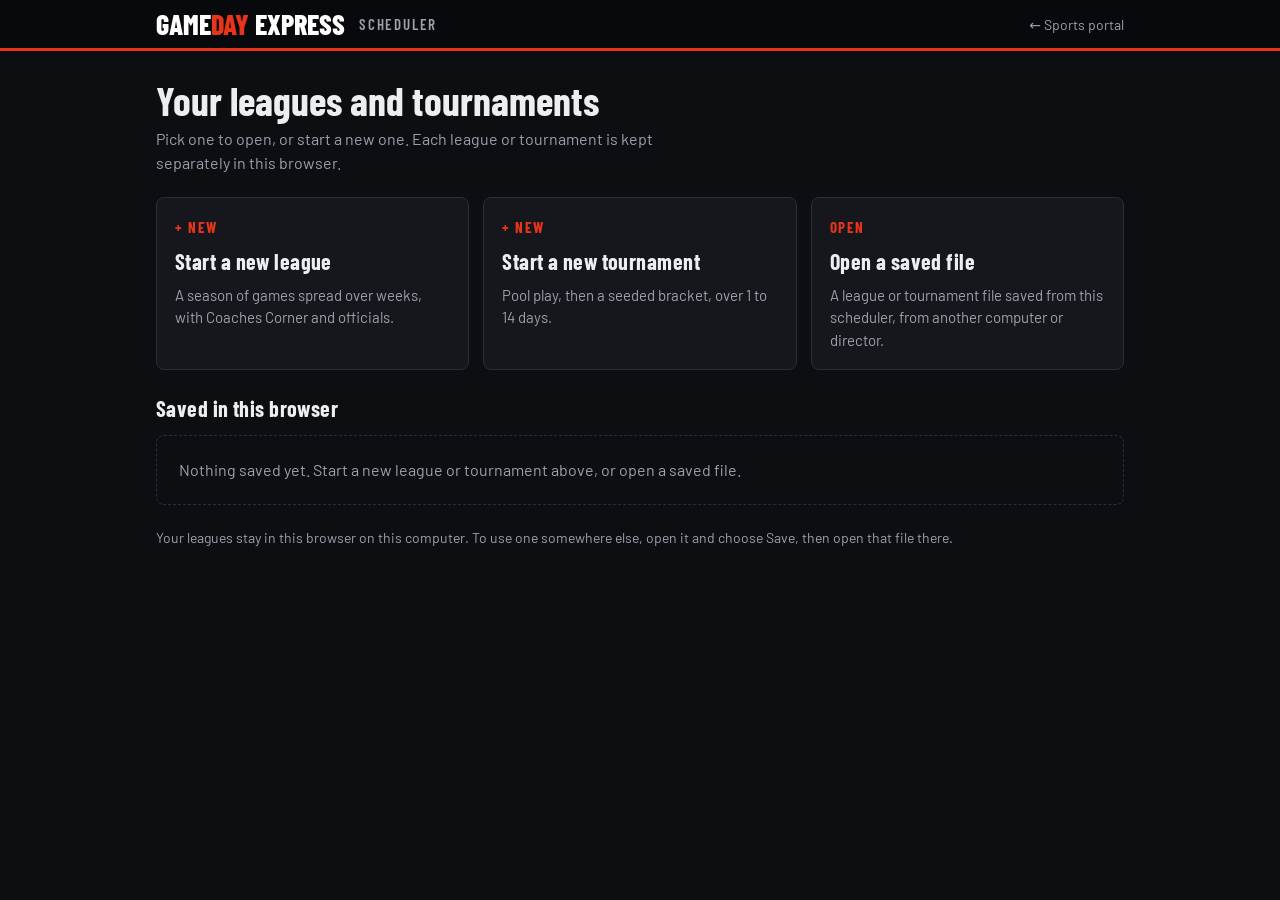
<file: scheduler/index.html>
<!doctype html>
<html lang="en">
<head>
<meta charset="utf-8">
<meta name="viewport" content="width=device-width,initial-scale=1,viewport-fit=cover">
<title>Scheduler | GameDay Express</title>
<meta name="description" content="Free league and tournament scheduler from GameDay Express. Open a league or tournament saved in this browser, or start a new one.">
<meta name="theme-color" content="#e8341a">
<script async src="https://www.googletagmanager.com/gtag/js?id=G-DTHGH6C7GR"></script>
<script>window.dataLayer=window.dataLayer||[];function gtag(){dataLayer.push(arguments);}gtag("js",new Date());gtag("config","G-DTHGH6C7GR");</script>
<link rel="apple-touch-icon" href="/icon-192.png">
<link rel="icon" type="image/png" sizes="32x32" href="/favicon-32.png">
<link rel="icon" href="/favicon.ico">
<link rel="preconnect" href="https://fonts.googleapis.com">
<link rel="stylesheet" href="https://fonts.googleapis.com/css2?family=Barlow+Condensed:wght@600;700;800&family=Barlow:wght@400;500;600;700&display=swap">
<style>
:root{--bg:#0d0e12;--surface:#16171c;--surface-2:#1e2026;--ink:#eceef2;--muted:#9ba1ad;--line:#2b2e36;--accent:#e8341a;--accent-soft:#3b1d19;--good:#5cc98a;--good-soft:#18301f;--warn:#f0b04a;--bad:#ff8a7d;
  --display:"Barlow Condensed",system-ui,sans-serif;--body:"Barlow",system-ui,sans-serif;color-scheme:dark}
*{box-sizing:border-box}
html,body{margin:0}
body{background:var(--bg);color:var(--ink);font:16px/1.5 var(--body)}
[hidden]{display:none!important}
.wrap{max-width:1000px;margin:0 auto;padding-left:max(16px,env(safe-area-inset-left,0px));padding-right:max(16px,env(safe-area-inset-right,0px))}
.gdxbar{background:#08090c;border-bottom:3px solid var(--accent)}
.gdxbar .wrap{display:flex;align-items:center;gap:14px;padding-block:10px;flex-wrap:wrap}
.gdxlogo{font-family:var(--display);font-weight:800;font-size:28px;color:#fff;text-decoration:none;line-height:1}
.gdxlogo span{color:var(--accent)}
.gdxsub{font-family:var(--display);font-weight:600;font-size:15px;letter-spacing:.12em;text-transform:uppercase;color:var(--muted)}
.spacer{flex:1}
.gdxback{color:var(--muted);font-size:14px;text-decoration:none}.gdxback:hover{color:var(--ink);text-decoration:underline}
main .wrap{padding-block:28px 60px;display:flex;flex-direction:column;gap:22px}
h1{font-family:var(--display);font-size:40px;line-height:1.05;margin:0;text-wrap:balance}
h2{font-family:var(--display);font-size:22px;letter-spacing:.02em;margin:0}
.lead{color:var(--muted);margin:6px 0 0;max-width:62ch}
.starts{display:grid;grid-template-columns:repeat(auto-fit,minmax(260px,1fr));gap:14px}
.start{display:flex;flex-direction:column;gap:6px;padding:18px;border:1px solid var(--line);border-radius:8px;background:var(--surface);color:inherit;text-decoration:none;cursor:pointer;font:inherit;text-align:left}
.start:hover,.start:focus-visible{border-color:var(--accent);outline:none}
.start b{font-family:var(--display);font-size:22px;letter-spacing:.02em}
.start span{color:var(--muted);font-size:15px}
.start .plus{color:var(--accent);font-family:var(--display);font-size:15px;letter-spacing:.1em;text-transform:uppercase;font-weight:700}
.list{display:flex;flex-direction:column;border:1px solid var(--line);border-radius:8px;overflow:hidden}
.item{display:grid;grid-template-columns:110px minmax(0,1fr) auto;gap:14px;align-items:center;padding:14px 16px;background:var(--surface);border-bottom:1px solid var(--line)}
.item:last-child{border-bottom:0}
.tag{font-size:12px;font-weight:700;letter-spacing:.08em;text-transform:uppercase;padding:3px 8px;border-radius:999px;justify-self:start}
.tag.league{background:var(--good-soft);color:var(--good)}
.tag.tournament{background:var(--accent-soft);color:#ff9a86}
.nm{font-weight:700;font-size:18px;min-width:0;overflow:hidden;text-overflow:ellipsis;white-space:nowrap}
.meta{color:var(--muted);font-size:14px}
.acts{display:flex;gap:8px;align-items:center}
.btn{font:inherit;font-weight:600;font-size:15px;padding:8px 16px;border-radius:6px;border:1px solid var(--line);background:var(--surface-2);color:var(--ink);cursor:pointer;text-decoration:none;display:inline-block}
.btn:hover{border-color:var(--muted)}
.btn.primary{background:var(--accent);border-color:var(--accent);color:#fff}
.btn.link{background:none;border-color:transparent;color:var(--muted);padding:8px 6px;text-decoration:underline}
.btn.link.danger{color:var(--bad)}
.btn:focus-visible{outline:2px solid var(--accent);outline-offset:2px}
.empty{padding:22px;border:1px dashed var(--line);border-radius:8px;color:var(--muted)}
.note{color:var(--muted);font-size:14px;margin:0}
.toast{position:fixed;left:50%;bottom:calc(20px + env(safe-area-inset-bottom,0px));transform:translateX(-50%);background:var(--ink);color:var(--bg);padding:10px 16px;border-radius:6px;font-weight:600;z-index:20}
@media (max-width:640px){.item{grid-template-columns:1fr auto}.item .tag{grid-column:1/-1}h1{font-size:32px}}
</style>
</head>
<body>
<div class="gdxbar"><div class="wrap"><a class="gdxlogo" href="/" aria-label="GameDay Express home">GAME<span>DAY</span> EXPRESS</a><span class="gdxsub">Scheduler</span><span class="spacer"></span><a class="gdxback" href="/">← Sports portal</a></div></div>
<main><div class="wrap">
  <div><h1>Your leagues and tournaments</h1><p class="lead">Pick one to open, or start a new one. Each league or tournament is kept separately in this browser.</p></div>
  <div class="starts">
    <a class="start" href="/scheduler/league/?id=new"><span class="plus">+ New</span><b>Start a new league</b><span>A season of games spread over weeks, with Coaches Corner and officials.</span></a>
    <a class="start" href="/scheduler/tournament/?id=new"><span class="plus">+ New</span><b>Start a new tournament</b><span>Pool play, then a seeded bracket, over 1 to 14 days.</span></a>
    <label class="start" for="fileIn"><span class="plus">Open</span><b>Open a saved file</b><span>A league or tournament file saved from this scheduler, from another computer or director.</span><input type="file" id="fileIn" accept=".json,application/json" hidden></label>
  </div>
  <section><h2 id="listHead">Saved in this browser</h2><div id="list" style="margin-top:10px"></div></section>
  <p class="note">Your leagues stay in this browser on this computer. To use one somewhere else, open it and choose Save, then open that file there.</p>
</div></main>
<div class="toast" id="toast" hidden></div>
<script>
// ===== GameDay Express: list of leagues and tournaments saved in this browser =====
const IDX_KEY='gdxSchedIndex1';
function idxRead(){try{const a=JSON.parse(localStorage.getItem(IDX_KEY)||'[]');return Array.isArray(a)?a:[];}catch(e){return [];}}
function idxWrite(a){try{localStorage.setItem(IDX_KEY,JSON.stringify(a));}catch(e){}}
function idxTouch(item){const a=idxRead();const i=a.findIndex(x=>x.id===item.id);if(i>=0)a[i]=Object.assign(a[i],item);else a.push(item);idxWrite(a);}
function gdxNewId(p){return p+Date.now().toString(36)+Math.random().toString(36).slice(2,6);}
function gdxPageId(p){let id='';try{id=new URLSearchParams(location.search).get('id')||'';}catch(e){}
  if(id==='new'||!/^[A-Za-z0-9_-]{1,40}$/.test(id)){id=gdxNewId(p);try{history.replaceState(null,'',location.pathname+'?id='+id);}catch(e){}}return id;}
// One-time move of the single league and tournament saved before multi-league support
(function gdxMigrate(){try{const ls=localStorage;
  const L=ls.getItem('gdxSchedLeague1');if(L){const s=JSON.parse(L);const id=gdxNewId('L');ls.setItem('gdxL_'+id,L);
    const c=ls.getItem('gdxSchedCoach1');if(c)ls.setItem('gdxL_'+id+'_c',c);const u=ls.getItem('gdxSchedUmp1');if(u)ls.setItem('gdxL_'+id+'_u',u);
    const cfg=s&&s.cfg||{};idxTouch({id,kind:'league',name:cfg.league||'Untitled league',sport:cfg.sport||'',start:cfg.start||'',end:cfg.end||'',games:(s.games||[]).length,levels:(cfg.divisions||[]).length,updated:Date.now()});
    ['gdxSchedLeague1','gdxSchedCoach1','gdxSchedUmp1'].forEach(k=>ls.removeItem(k));}
  const T=ls.getItem('gdxSiteTourney1');if(T){const t=JSON.parse(T)||{};const id=gdxNewId('T');ls.setItem('gdxT_'+id,T);
    const days=t.days||[];idxTouch({id,kind:'tournament',name:t.name||'Untitled tournament',sport:'',start:(days[0]||{}).date||t.day1||'',end:(days[days.length-1]||{}).date||t.day2||'',games:(t.games||[]).length,levels:(t.ages||[]).length,updated:Date.now()});
    ls.removeItem('gdxSiteTourney1');}
}catch(e){}})();

const esc=s=>String(s==null?'':s).replace(/[&<>"']/g,c=>({'&':'&amp;','<':'&lt;','>':'&gt;','"':'&quot;',"'":'&#39;'}[c]));
const fmtD=s=>{if(!s)return '';const [y,m,d]=s.split('-').map(Number);return new Date(Date.UTC(y,m-1,d)).toLocaleDateString('en-US',{month:'short',day:'numeric',year:'numeric',timeZone:'UTC'});};
const SPORT={baseball:'Baseball',softball:'Softball',basketball:'Basketball',volleyball:'Volleyball',tennis:'Tennis',soccer:'Soccer',youthfootball:'Youth football',flagfootball:'Flag football',pickleball:'Pickleball',tabletennis:'Table tennis'};
function toast(t){const el=document.getElementById('toast');el.textContent=t;el.hidden=false;clearTimeout(toast.h);toast.h=setTimeout(()=>el.hidden=true,2600);}
let sure=null;
function render(){const a=idxRead().sort((x,y)=>(y.updated||0)-(x.updated||0));const el=document.getElementById('list');
  if(!a.length){el.innerHTML='<div class="empty">Nothing saved yet. Start a new league or tournament above, or open a saved file.</div>';return;}
  el.innerHTML=`<div class="list">${a.map(x=>{const url=(x.kind==='tournament'?'/scheduler/tournament/':'/scheduler/league/')+'?id='+encodeURIComponent(x.id);
    const dates=x.start?(x.end&&x.end!==x.start?`${fmtD(x.start)} to ${fmtD(x.end)}`:fmtD(x.start)):'No dates yet';
    const bits=[SPORT[x.sport]||'',dates,x.levels?`${x.levels} ${x.kind==='tournament'?'age group':'level'}${x.levels===1?'':'s'}`:'',x.games?`${x.games} games`:'Not built yet'].filter(Boolean);
    return `<div class="item"><span class="tag ${x.kind==='tournament'?'tournament':'league'}">${x.kind==='tournament'?'Tournament':'League'}</span>
      <div style="min-width:0"><div class="nm">${esc(x.name)}</div><div class="meta">${esc(bits.join(' · '))}${x.updated?` · changed ${esc(new Date(x.updated).toLocaleDateString('en-US',{month:'short',day:'numeric'}))}`:''}</div></div>
      <div class="acts"><a class="btn primary" href="${url}">Open</a><button class="btn link danger" data-del="${esc(x.id)}">${sure===x.id?'Click again to delete':'Delete'}</button></div></div>`;}).join('')}</div>`;}
document.getElementById('list').addEventListener('click',e=>{const b=e.target.closest('[data-del]');if(!b)return;const id=b.dataset.del;
  if(sure!==id){sure=id;render();return;}
  const a=idxRead();const x=a.find(i=>i.id===id);try{if(x&&x.kind==='tournament')localStorage.removeItem('gdxT_'+id);else{['','_c','_u'].forEach(k=>localStorage.removeItem('gdxL_'+id+k));}}catch(err){}
  idxWrite(a.filter(i=>i.id!==id));sure=null;render();toast(`Deleted ${x?x.name:'it'}`);});
document.getElementById('fileIn').addEventListener('change',e=>{const f=e.target.files&&e.target.files[0];e.target.value='';if(!f)return;const r=new FileReader();
  r.onload=()=>{try{const o=JSON.parse(r.result);
    if(o&&o.app==='gdx-scheduler'&&o.league&&o.league.cfg){sessionStorage.setItem('gdxPendingFile',r.result);location.href='/scheduler/league/?id=new';return;}
    if(o&&o.app==='gdx-tournament'&&o.T){sessionStorage.setItem('gdxPendingFile',r.result);location.href='/scheduler/tournament/?id=new';return;}
    toast("That file isn't a GameDay Express league or tournament file.");}catch(err){toast("That file couldn't be read.");}};r.readAsText(f);});
render();
</script>
</body>
</html>
</file>
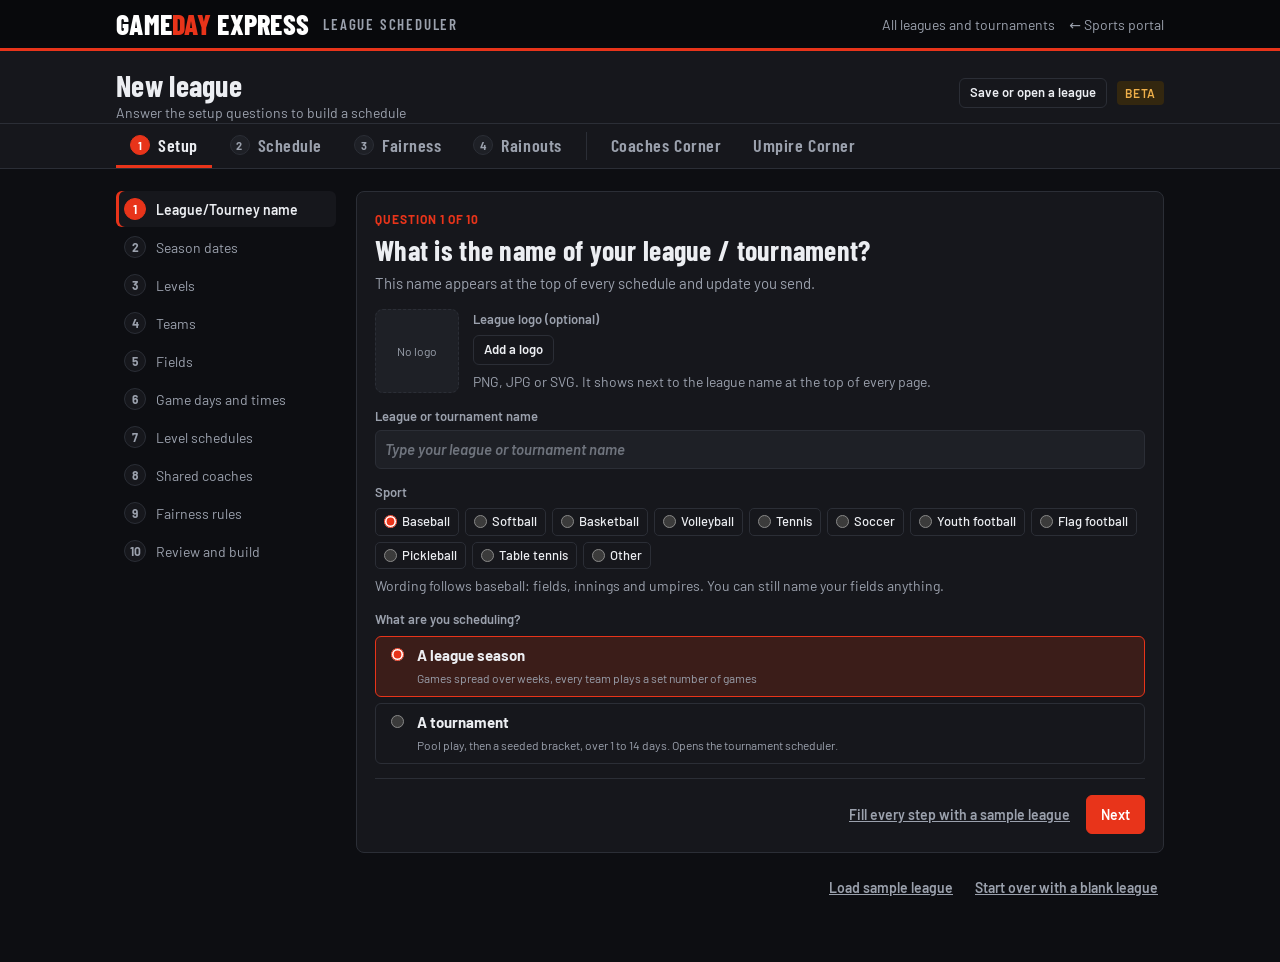
<file: scheduler/league/index.html>
<!doctype html>
<html lang="en">
<head>
<meta charset="utf-8">
<meta name="viewport" content="width=device-width,initial-scale=1,viewport-fit=cover">
<title>League Scheduler | GameDay Express</title>
<meta name="description" content="Free league scheduler from GameDay Express: build a fair season schedule for baseball, softball, basketball, soccer, volleyball, tennis, pickleball and more, then handle rainouts, lineups, game-day duties and officials.">
<meta name="theme-color" content="#e8341a">
<!-- Google Analytics -->
<script async src="https://www.googletagmanager.com/gtag/js?id=G-DTHGH6C7GR"></script>
</body>
</html>
<script>window.dataLayer=window.dataLayer||[];function gtag(){dataLayer.push(arguments);}gtag("js",new Date());gtag("config","G-DTHGH6C7GR");</script>
<link rel="apple-touch-icon" href="/icon-192.png">
<link rel="icon" type="image/png" sizes="32x32" href="/favicon-32.png">
<link rel="icon" href="/favicon.ico">
<link rel="preconnect" href="https://fonts.googleapis.com">
<link rel="stylesheet" href="https://fonts.googleapis.com/css2?family=Barlow+Condensed:wght@400;600;700;800&family=Barlow:wght@400;500;600;700&display=swap">
<style>html,body{margin:0}:root{padding-top:env(safe-area-inset-top,0px);padding-bottom:env(safe-area-inset-bottom,0px)}img{max-width:100%}[hidden]{display:none!important}</style>
</head>
<body>
<style id="appStyle">
/* Layout: scorebook-style tool. Sticky tab bar, one working panel per step (Setup, Schedule, Fairness, Rainouts), plus Coaches Corner and Umpire Corner. */
:root{
  --bg:#0d0e12; --surface:#16171c; --surface-2:#1e2026; --ink:#eceef2; --muted:#9ba1ad; --line:#2b2e36;
  --accent:#e8341a; --accent-soft:#3b1d19; --on-accent:#ffffff; --good:#5cc98a; --good-soft:#18301f;
  --rain:#7fb2ea; --rain-soft:#18263a; --warn:#f0b04a; --warn-soft:#33270f; --bad:#ff8a7d; --bad-soft:#3d1c19;
  --pc0:#5e2c26; --pc1:#5e3f1c; --pc2:#55491a; --pc3:#3a5022; --pc4:#214a31; --pc5:#1d4845; --pc6:#21405f; --pc7:#35315f; --pc8:#4a2a5c; --pc9:#592a42; --pc10:#4b4334; --pc11:#36423a;
  color-scheme:dark;
  --display:"Barlow Condensed","Arial Narrow",Arial,sans-serif; --body:"Barlow",system-ui,-apple-system,"Segoe UI",sans-serif;
}
*{box-sizing:border-box}
body{background:var(--bg);color:var(--ink);font-family:var(--body);font-size:15px;line-height:1.5}
body::before{content:"";position:fixed;inset:0 0 auto;height:env(safe-area-inset-top,0px);z-index:10;background:var(--surface)}
.wrap{max-width:1080px;margin:0 auto;padding-left:max(16px,env(safe-area-inset-left,0px));padding-right:max(16px,env(safe-area-inset-right,0px))}
header.top{background:var(--surface);border-bottom:1px solid var(--line)}
header.top .wrap{padding-block:18px 0;display:flex;flex-direction:column;gap:12px}
.brandrow{display:flex;flex-wrap:wrap;align-items:baseline;justify-content:space-between;gap:8px 20px}
h1{font-family:var(--display);font-weight:700;font-size:30px;letter-spacing:.01em;margin:0;line-height:1.1;text-wrap:balance}
.sub{color:var(--muted);font-size:14px}
.demo-tag{font-size:12px;font-weight:600;letter-spacing:.06em;text-transform:uppercase;color:var(--warn);background:var(--warn-soft);padding:3px 8px;border-radius:4px}
nav.tabs{position:sticky;top:env(safe-area-inset-top,0px);z-index:5;background:var(--surface);border-bottom:1px solid var(--line)}
nav.tabs .wrap{display:flex;gap:4px;overflow-x:auto}
nav.tabs button{font-family:var(--display);font-weight:600;font-size:18px;letter-spacing:.03em;background:none;border:0;color:var(--muted);padding:10px 14px 9px;border-bottom:3px solid transparent;cursor:pointer;white-space:nowrap;display:flex;gap:8px;align-items:center}
nav.tabs button[aria-selected="true"]{color:var(--ink);border-bottom-color:var(--accent)}
nav.tabs button:focus-visible{outline:2px solid var(--accent);outline-offset:-2px}
.step{font-family:var(--body);font-size:11px;font-weight:700;width:20px;height:20px;border-radius:50%;display:inline-grid;place-items:center;background:var(--surface-2);border:1px solid var(--line);color:var(--muted)}
button[aria-selected="true"] .step{background:var(--accent);color:var(--on-accent);border-color:var(--accent)}
.badge-n{font-family:var(--body);font-size:11px;font-weight:700;background:var(--rain);color:var(--surface);border-radius:10px;padding:0 7px}
main .wrap{padding-block:22px 60px;display:flex;flex-direction:column;gap:20px}
.statusbar{display:flex;flex-wrap:wrap;gap:8px}
.pill{display:inline-flex;align-items:center;gap:6px;font-size:13px;font-weight:600;padding:4px 10px;border-radius:999px;border:1px solid var(--line);background:var(--surface)}
.pill.ok{color:var(--good);background:var(--good-soft);border-color:transparent}
.pill.bad{color:var(--bad);background:var(--bad-soft);border-color:transparent}
.pill.warn{color:var(--warn);background:var(--warn-soft);border-color:transparent}
.pill.rain{color:var(--rain);background:var(--rain-soft);border-color:transparent}
section.card{background:var(--surface);border:1px solid var(--line);border-radius:8px;padding:18px;display:flex;flex-direction:column;gap:14px;min-width:0}
h2{font-family:var(--display);font-weight:700;font-size:22px;margin:0;letter-spacing:.01em}
h3{font-family:var(--display);font-weight:600;font-size:18px;margin:0}
.lead{color:var(--muted);margin:0;max-width:68ch}
.grid2{display:grid;grid-template-columns:repeat(auto-fit,minmax(240px,1fr));gap:14px}
label.f{display:flex;flex-direction:column;gap:4px;font-size:13px;font-weight:600;color:var(--muted)}
input[type=text],input[type=number],input[type=date],input[type=email],input[type=tel],select,textarea{font:inherit;font-size:15px;color:var(--ink);background:var(--surface-2);border:1px solid var(--line);border-radius:6px;padding:7px 9px;width:100%;min-width:0}
textarea{resize:vertical;min-height:70px}
input::placeholder,textarea::placeholder{color:var(--muted);opacity:.65;font-style:italic}
input.missing{border-color:var(--bad);background:var(--bad-soft)}
.times{display:flex;flex-wrap:wrap;gap:6px;align-items:center}
.times select{width:auto}
.tchip{display:inline-flex;align-items:center;gap:2px;font-weight:600;font-size:14px;background:var(--accent-soft);color:var(--accent);border-radius:999px;padding:3px 4px 3px 10px;font-variant-numeric:tabular-nums}
.tchip .x{border:0;background:none;color:inherit;font-size:16px;line-height:1;cursor:pointer;padding:0 6px;border-radius:50%}
.hdr-actions{display:flex;gap:10px;align-items:center}
.gdxbar{background:#08090c;border-bottom:3px solid var(--accent)}
.gdxbar .wrap{display:flex;align-items:center;gap:14px;padding-block:10px;flex-wrap:wrap}
.gdxlogo{font-family:var(--display);font-weight:800;font-size:28px;letter-spacing:.01em;color:#fff;text-decoration:none;line-height:1}
.gdxlogo span{color:var(--accent)}
.gdxsub{font-family:var(--display);font-weight:600;font-size:15px;letter-spacing:.12em;text-transform:uppercase;color:var(--muted)}
.gdxback{color:var(--muted);font-size:14px;text-decoration:none}.gdxback:hover{color:var(--ink);text-decoration:underline}
.gdxbar .spacer{flex:1}
.filecard{border-color:var(--accent)}

.sharecard{border-color:var(--accent)}
.sharebar{display:flex;flex-wrap:wrap;gap:10px;align-items:center;justify-content:space-between}
.tabsep{width:1px;background:var(--line);margin:8px 6px;flex:none}
.pname{display:flex;align-items:center;gap:8px}
.sw{display:inline-block;width:14px;height:14px;border-radius:4px;flex:none;vertical-align:-2px;border:1px solid var(--line)}
.pc0{background:var(--pc0)}.pc1{background:var(--pc1)}.pc2{background:var(--pc2)}.pc3{background:var(--pc3)}.pc4{background:var(--pc4)}.pc5{background:var(--pc5)}
.pc6{background:var(--pc6)}.pc7{background:var(--pc7)}.pc8{background:var(--pc8)}.pc9{background:var(--pc9)}.pc10{background:var(--pc10)}.pc11{background:var(--pc11)}
table.lu{width:auto;min-width:100%}
table.lu th[scope=row]{font-family:var(--display);font-size:20px;font-weight:700;color:var(--ink);letter-spacing:.02em;padding:4px 12px 4px 4px;width:70px}
table.lu th.inn{font-family:var(--display);font-size:22px;color:var(--ink);text-align:center}
table.lu td{padding:3px}
table.lu tr.benchrow th[scope=row]{color:var(--muted)}
table.lu tr.benchrow:first-of-type td, table.lu tr:not(.benchrow)+tr.benchrow td, table.lu tr:not(.benchrow)+tr.benchrow th{border-top:2px solid var(--muted)}
select.cell{min-width:118px;font-weight:600;font-size:14px;padding:6px 6px;background-color:var(--surface-2)}
select.cell.pc0{background-color:var(--pc0)}select.cell.pc1{background-color:var(--pc1)}select.cell.pc2{background-color:var(--pc2)}select.cell.pc3{background-color:var(--pc3)}select.cell.pc4{background-color:var(--pc4)}select.cell.pc5{background-color:var(--pc5)}select.cell.pc6{background-color:var(--pc6)}select.cell.pc7{background-color:var(--pc7)}select.cell.pc8{background-color:var(--pc8)}select.cell.pc9{background-color:var(--pc9)}select.cell.pc10{background-color:var(--pc10)}select.cell.pc11{background-color:var(--pc11)}
select.cell.dbl{outline:2px solid var(--bad);outline-offset:-2px}
table.chk2 td.c-dbl{background:var(--bad-soft);color:var(--bad);font-weight:700}
table.chk2 td.c-miss{background:var(--warn-soft);color:var(--warn);font-weight:700}
.btn.danger{background:var(--bad);color:var(--surface);border-color:var(--bad)}
.dlist{display:flex;flex-direction:column;gap:10px}
.drow{display:grid;grid-template-columns:minmax(200px,2fr) minmax(130px,1fr) minmax(180px,1.3fr) auto auto;gap:10px;align-items:end;padding:10px;border:1px solid var(--line);border-radius:6px;background:var(--surface-2)}
@media (max-width:820px){.drow{grid-template-columns:1fr 1fr}.drow .f:first-child{grid-column:1/-1}}
table.duties{width:auto;min-width:100%}
table.duties td{padding:3px 6px}
table.duties td.na{background:repeating-linear-gradient(135deg,var(--surface-2) 0 6px,var(--line) 6px 7px)}
table.duties td.us{font-weight:700}
table.duties th.dname{white-space:normal;min-width:120px;max-width:160px;text-transform:none;letter-spacing:0;font-size:12px;color:var(--ink);vertical-align:bottom;line-height:1.25}
table.duties th.dname span{display:block;color:var(--muted);font-weight:500;margin-top:2px}
table.duties th.side-visitor{background:var(--rain-soft);color:var(--rain)}
table.duties th.side-home{background:var(--accent-soft);color:var(--accent)}
table.duties th.side-both{background:var(--warn-soft);color:var(--warn)}
table.duties tr.pprow td{color:var(--muted)}
table.duties td.unav{min-width:150px}
select.cell.duty{min-width:110px}
select.cell.warnc{outline:2px solid var(--warn);outline-offset:-2px}
.tchip.mini{font-size:12px;padding:1px 2px 1px 8px}
table.fam{width:auto;min-width:min(100%,480px)}
table.umps td input[type=text]{min-width:160px}
table.umps td.wrapc{white-space:normal;max-width:240px;color:var(--muted);font-size:14px}
table.umps tr.uedit td{background:var(--surface)}
table.uass td{vertical-align:top}
table.uass td.t{font-weight:700;font-variant-numeric:tabular-nums}
table.uass td.gm{white-space:normal;min-width:150px}
table.uass tr.fieldhead th{font-family:var(--display);font-size:18px;color:var(--ink);text-transform:none;letter-spacing:.02em;background:var(--surface-2);padding-top:10px}
.crew{display:flex;flex-wrap:wrap;gap:6px}
select.ucell{min-width:170px;max-width:240px}
table.uavail th.num{line-height:1.2;white-space:nowrap}
table.uavail td.num{padding:4px}
.uav{font:inherit;font-weight:700;min-width:46px;min-height:34px;border-radius:8px;border:1px solid var(--line);background:var(--good-soft,var(--accent-soft));color:var(--good,var(--accent));cursor:pointer}
.uav.out{background:var(--bad-soft);color:var(--bad);border-color:var(--bad)}
.uav:focus-visible{outline:2px solid var(--accent);outline-offset:2px}
.uoff{display:inline-block;min-width:46px;color:var(--muted);font-size:13px}
.counter.mini{gap:4px}
.counter.mini span{min-width:18px;text-align:center;font-weight:700;font-variant-numeric:tabular-nums}
.counter.mini .btn{font-size:15px;padding:2px 9px}
table.utot td .pill{margin-right:4px}
.brand{display:flex;align-items:center;gap:14px;min-width:0}
.logo{height:56px;width:auto;max-width:120px;object-fit:contain;flex:none}
.logopick{display:flex;gap:14px;align-items:center;flex-wrap:wrap}
.logobox{width:84px;height:84px;border:1px dashed var(--line);border-radius:8px;display:grid;place-items:center;background:var(--surface-2);overflow:hidden;flex:none}
.logobox img{max-width:100%;max-height:100%;object-fit:contain}
.logobox span{font-size:12px;color:var(--muted)}
.filebtn{position:relative;overflow:hidden;cursor:pointer}
.filebtn input{position:absolute;inset:0;opacity:0;cursor:pointer}
.filebtn:focus-within{outline:2px solid var(--accent);outline-offset:1px}
.sumlogo{height:22px;width:auto;vertical-align:middle;margin-right:4px}
@media (max-width:640px){.logo{height:44px}}
.posrow{display:flex;flex-wrap:wrap;gap:6px;align-items:center}
.posrow input[type=text]{padding:4px 8px;font-size:14px}
.sportchip{font-size:14px;padding:5px 10px}
.datesel{display:grid;grid-template-columns:1.2fr .8fr 1fr;gap:6px;min-width:0}
.ngrow .datesel{flex:1 1 220px}
input:focus-visible,select:focus-visible,textarea:focus-visible,button:focus-visible{outline:2px solid var(--accent);outline-offset:1px}
.btn{font:inherit;font-weight:600;font-size:14px;border-radius:6px;padding:8px 14px;cursor:pointer;border:1px solid var(--line);background:var(--surface);color:var(--ink);white-space:nowrap}
.btn:hover{background:var(--surface-2)}
.btn.primary{background:var(--accent);color:var(--on-accent);border-color:var(--accent)}
.btn.primary:hover{filter:brightness(1.07)}
.btn.rain{color:var(--rain);border-color:var(--rain)}
.btn.small{font-size:13px;padding:4px 10px}
.btn.link{border:0;background:none;color:var(--muted);padding:4px 6px;text-decoration:underline}
.row{display:flex;flex-wrap:wrap;gap:10px;align-items:center}
.spacer{flex:1}
.ed{border:1px solid var(--line);border-radius:6px;padding:12px;display:flex;flex-direction:column;gap:10px;background:var(--surface-2)}
.ed .head{display:grid;grid-template-columns:1fr auto;gap:10px;align-items:end}
.days{display:flex;flex-wrap:wrap;gap:6px}
.chk{display:inline-flex;align-items:center;gap:5px;font-size:13px;font-weight:500;color:var(--ink);background:var(--surface);border:1px solid var(--line);border-radius:5px;padding:3px 8px;cursor:pointer}
.chk input{margin:0;accent-color:var(--accent)}
.cap{display:grid;grid-template-columns:repeat(auto-fill,minmax(190px,1fr));gap:10px}
.capbox{border:1px solid var(--line);border-radius:6px;padding:10px 12px;display:flex;flex-direction:column;gap:2px}
.capbox .big{font-family:var(--display);font-size:24px;font-weight:700;font-variant-numeric:tabular-nums}
.capbox.bad{border-color:var(--bad);background:var(--bad-soft)}
.capbox small{color:var(--muted)}
.scroll{overflow-x:auto;min-width:0}
table{border-collapse:collapse;width:100%;font-variant-numeric:tabular-nums}
th.grp{text-align:center;border-bottom:1px solid var(--line);color:var(--ink)}
th{font-size:12px;letter-spacing:.05em;text-transform:uppercase;color:var(--muted);text-align:left;font-weight:600;padding:6px 10px;border-bottom:1px solid var(--line);white-space:nowrap}
td{padding:7px 10px;border-bottom:1px solid var(--line);white-space:nowrap}
td.num,th.num{text-align:right}
td.hot{color:var(--warn);font-weight:700}
.day{display:flex;flex-direction:column;border:1px solid var(--line);border-radius:8px;background:var(--surface);overflow:hidden}
.dayhead{display:flex;flex-wrap:wrap;gap:8px;align-items:center;justify-content:space-between;padding:8px 12px;background:var(--surface-2);border-bottom:1px solid var(--line)}
.dayhead strong{font-family:var(--display);font-size:19px;font-weight:700;letter-spacing:.02em}
.dayhead .tag{font-size:12px;font-weight:600;color:var(--muted);text-transform:uppercase;letter-spacing:.05em}
.game{display:grid;grid-template-columns:78px 72px 86px minmax(0,1fr) auto;gap:10px;align-items:center;padding:7px 12px;border-bottom:1px solid var(--line);font-variant-numeric:tabular-nums}
.game:last-child{border-bottom:0}
.game .t{font-weight:600}
.game .fld,.game .dv{font-size:13px;color:var(--muted)}
.game .m{min-width:0;overflow:hidden;text-overflow:ellipsis;white-space:nowrap}
.game .m b{font-weight:600}
.game.pp .m,.game.pp .t{text-decoration:line-through;color:var(--muted)}
.chipst{font-size:11px;font-weight:700;letter-spacing:.05em;text-transform:uppercase;padding:2px 7px;border-radius:4px}
.chipst.rain{color:var(--rain);background:var(--rain-soft)}
.chipst.new{color:var(--good);background:var(--good-soft)}
.weekhead{font-family:var(--display);font-size:15px;font-weight:600;letter-spacing:.08em;text-transform:uppercase;color:var(--muted);margin-top:6px}
.note{border-left:3px solid var(--warn);background:var(--warn-soft);padding:10px 12px;border-radius:0 6px 6px 0;font-size:14px}
.note.bad{border-left-color:var(--bad);background:var(--bad-soft)}
.note.info{border-left-color:var(--rain);background:var(--rain-soft)}
.opt{display:flex;gap:10px;align-items:flex-start;padding:7px 10px;border:1px solid var(--line);border-radius:6px;cursor:pointer;background:var(--surface)}
.opt:has(input:checked){border-color:var(--accent);background:var(--accent-soft)}
.opt input{margin-top:4px;accent-color:var(--accent)}
.optlink{text-decoration:none;color:inherit}.optlink input{pointer-events:none}.optlink:hover{border-color:var(--accent)}
.opt .k{font-size:12px;color:var(--muted)}
.ppitem{display:flex;flex-direction:column;gap:8px;padding:12px;border:1px solid var(--line);border-radius:8px;background:var(--surface-2)}
.ppitem .title{display:flex;flex-wrap:wrap;gap:8px;align-items:baseline;justify-content:space-between}
.opts{display:grid;grid-template-columns:repeat(auto-fill,minmax(230px,1fr));gap:6px}
pre.msg{white-space:pre-wrap;font-family:var(--body);font-size:14px;background:var(--surface-2);border:1px solid var(--line);border-radius:6px;padding:12px;margin:0}
.toast{position:fixed;left:50%;bottom:calc(20px + env(safe-area-inset-bottom,0px));transform:translateX(-50%);background:var(--ink);color:var(--bg);padding:9px 16px;border-radius:6px;font-weight:600;font-size:14px;z-index:20}
.empty{text-align:left;color:var(--muted);padding:6px 0}
@media (max-width:640px){
  .game{grid-template-columns:70px minmax(0,1fr) auto;row-gap:2px}
  .game .fld,.game .dv{grid-column:2;grid-row:2;display:inline}
  .game .dv{grid-column:1;grid-row:2}
  .game .m{grid-column:2;grid-row:1;white-space:normal}
  .game .act{grid-column:3;grid-row:1/3}
  h1{font-size:26px}
}
.wizard{display:grid;grid-template-columns:220px minmax(0,1fr);gap:20px;align-items:start}
.steps{list-style:none;margin:0;padding:0;display:flex;flex-direction:column;gap:2px;position:sticky;top:calc(env(safe-area-inset-top,0px) + 64px)}
.steps button{display:flex;gap:10px;align-items:center;width:100%;text-align:left;font:inherit;font-size:14px;color:var(--muted);background:none;border:0;border-radius:6px;padding:7px 8px;cursor:pointer}
.steps button:hover{background:var(--surface)}
.steps button.cur{background:var(--surface);color:var(--ink);font-weight:600;box-shadow:inset 3px 0 0 var(--accent)}
.steps .dot{flex:none;width:22px;height:22px;border-radius:50%;display:grid;place-items:center;font-size:12px;font-weight:700;border:1px solid var(--line);background:var(--surface);color:var(--muted)}
.steps .done .dot{background:var(--good-soft);color:var(--good);border-color:transparent}
.steps .cur .dot{background:var(--accent);color:var(--on-accent);border-color:var(--accent)}
.qcard{gap:18px;padding:22px}
.qhead{display:flex;flex-direction:column;gap:6px}
.qhead h2{font-size:28px;text-wrap:balance;line-height:1.15}
.eyebrow{font-size:12px;font-weight:700;letter-spacing:.08em;text-transform:uppercase;color:var(--accent)}
.counter{display:inline-flex;align-items:center;gap:6px}
.counter input{width:72px;text-align:center;font-family:var(--display);font-size:20px;font-weight:700;padding:4px}
.counter .btn{font-size:18px;line-height:1;padding:6px 12px}
.list{display:grid;grid-template-columns:repeat(auto-fill,minmax(220px,1fr));gap:10px}
.list.cols{grid-template-columns:repeat(auto-fill,minmax(170px,1fr))}
.choice{display:flex;flex-direction:column;gap:6px}
.opt.dim{opacity:.6;cursor:not-allowed}
.navrow{border-top:1px solid var(--line);padding-top:16px}
.sumgrid{display:flex;flex-direction:column;border:1px solid var(--line);border-radius:6px}
.sum{display:grid;grid-template-columns:150px minmax(0,1fr) auto;gap:10px;align-items:baseline;padding:8px 12px;border-bottom:1px solid var(--line)}
.sum:last-child{border-bottom:0}
.sum .k{font-size:13px;font-weight:600;color:var(--muted)}
.sum .v{min-width:0;overflow-wrap:anywhere}
@media (max-width:760px){.wizard{grid-template-columns:1fr}.steps{position:static;flex-direction:row;overflow-x:auto;gap:4px;padding-bottom:4px}.steps button{white-space:nowrap}.steps button span:last-child{display:none}.steps button.cur span:last-child{display:inline}.sum{grid-template-columns:1fr auto}.sum .k{grid-column:1/-1}.qhead h2{font-size:24px}}
@media (prefers-reduced-motion:reduce){*{transition:none!important}}
</style>

<script type="application/json" id="sharedLeague">null</script>
<script id="appScript">
// ===== Scheduling core (no DOM) =====
const DOW = ['Sun','Mon','Tue','Wed','Thu','Fri','Sat'];
const DAYMS = 86400000;
function parseD(s){const [y,m,d]=s.split('-').map(Number);return Date.UTC(y,m-1,d);}
function fmtD(t){return new Date(t).toISOString().slice(0,10);}
function dowOf(s){return new Date(parseD(s)).getUTCDay();}
function dayNum(s){return Math.round(parseD(s)/DAYMS);}
function weekKey(s){const n=dayNum(s);const dow=(dowOf(s)+6)%7;return n-dow;} // Monday-based
function addDays(s,k){return fmtD(parseD(s)+k*DAYMS);}
function fmtTime(m){let h=Math.floor(m/60),mi=m%60,ap=h>=12?'PM':'AM';h=h%12||12;return h+':'+String(mi).padStart(2,'0')+' '+ap;}
function parseTime(s){const m=String(s).trim().match(/^(\d{1,2})(?::(\d{2}))?\s*(am|pm)?$/i);if(!m)return null;let h=+m[1],mi=+(m[2]||0);const ap=(m[3]||'').toLowerCase();if(ap==='pm'&&h<12)h+=12;if(ap==='am'&&h===12)h=0;if(!ap&&h<9)h+=12;return h*60+mi;}
function fmtDateLong(s){const d=new Date(parseD(s));return DOW[d.getUTCDay()]+' '+d.toLocaleDateString('en-US',{month:'short',day:'numeric',timeZone:'UTC'});}

function rng(seed){let s=seed>>>0||1;return()=>{s^=s<<13;s>>>=0;s^=s>>17;s^=s<<5;s>>>=0;return s/4294967296;};}

function buildSlots(cfg){
  const slots=[];const black=new Set(cfg.blackouts);
  for(let t=parseD(cfg.start);t<=parseD(cfg.end);t+=DAYMS){
    const date=fmtD(t);if(black.has(date))continue;const dow=new Date(t).getUTCDay();
    if(cfg.dayTimes[dow]===undefined)continue;
    const set=new Set(cfg.dayTimes[dow]);if(dow>=1&&dow<=5)for(const dv of cfg.divisions)for(const x of (dv.ownTimes||[]))set.add(x);
    const times=[...set].sort((a,b)=>a-b);if(!times.length)continue;
    const makeup=cfg.makeupDays.includes(dow);
    for(const time of times)for(const f of cfg.fields)slots.push({id:date+'|'+time+'|'+f.id,date,dow,time,field:f.id,makeup});
  }
  return slots;
}
function divLen(cfg,div){return (div&&div.gameLength)||cfg.gameLength;}
function divTimesFor(cfg,div,dow){return (dow>=1&&dow<=5&&div.ownTimes&&div.ownTimes.length)?div.ownTimes:(cfg.dayTimes[dow]||[]);}
function gLen(cfg,g){return g.len||divLen(cfg,cfg.divisions.find(d=>d.id===g.div));}
function overlaps(t1,l1,t2,l2){return t1<t2+l2&&t2<t1+l1;}
function fieldFree(cfg,idx,field,date,time,len){for(const g of (idx.byFieldDate[field+'|'+date]||[]))if(overlaps(time,len,g.time,gLen(cfg,g)))return false;return true;}
function divAllowsSlot(cfg,div,slot,repair){
  const f=cfg.fields.find(x=>x.id===slot.field);if(!f||!f.divisions.includes(div.id))return false;
  if(!divTimesFor(cfg,div,slot.dow).includes(slot.time))return false;
  if(slot.time>div.latest)return false;
  if(slot.makeup)return !!repair;
  if(!repair&&!div.days.includes(slot.dow))return false;
  return true;
}
function roundRobin(teams,gamesPerTeam){
  const list=teams.slice();if(list.length%2)list.push(null);
  const n=list.length,rounds=[];
  let arr=list.slice();
  for(let r=0;r<n-1;r++){const pairs=[];for(let i=0;i<n/2;i++){const a=arr[i],b=arr[n-1-i];if(a&&b)pairs.push(r%2?[b,a]:[a,b]);}rounds.push(pairs);arr=[arr[0],arr[n-1],...arr.slice(1,n-1)];}
  const games=[];const count={};teams.forEach(t=>count[t]=0);let cycle=0,ri=0;
  const target=teams.length*gamesPerTeam/2;
  while(games.length<target&&cycle<50){
    for(const [a,b] of rounds[ri]){if(games.length>=target)break;if(count[a]>=gamesPerTeam||count[b]>=gamesPerTeam)continue;const p=cycle%2?[b,a]:[a,b];games.push({home:p[0],away:p[1],round:cycle*(n-1)+ri});count[a]++;count[b]++;}
    ri++;if(ri>=rounds.length){ri=0;cycle++;}
  }
  return games;
}
function conflictsFor(cfg,team){const out=new Set();for(const c of cfg.conflicts){const ts=c.teams||[c.a,c.b];if(ts.includes(team))ts.forEach(x=>{if(x&&x!==team)out.add(x);});}return [...out];}

// index helpers over a schedule
function makeIndex(cfg,games){
  const idx={byTeamDate:{},bySlot:{},byTeam:{},byFieldDate:{}};
  for(const g of games){if(!g.date)continue;addToIndex(idx,g);}
  return idx;
}
function teamCanPlay(cfg,idx,team,date,time,ignoreIds,len){len=len||cfg.gameLength;
  const rest=cfg.rules.minRest;const d=dayNum(date);
  for(const g of (idx.byTeam[team]||[])){if(ignoreIds&&ignoreIds.has(g.id))continue;
    const gd=dayNum(g.date);if(Math.abs(gd-d)<=rest)return 'rest';}
  const wk=weekKey(date);let n=0;for(const g of (idx.byTeam[team]||[])){if(ignoreIds&&ignoreIds.has(g.id))continue;if(weekKey(g.date)===wk)n++;}
  if(n>=cfg.rules.maxPerWeek)return 'week';
  for(const other of conflictsFor(cfg,team)){for(const g of (idx.byTeamDate[other+'|'+date]||[])){if(ignoreIds&&ignoreIds.has(g.id))continue;if(overlaps(time,len,g.time,gLen(cfg,g)))return 'coach';}}
  return null;
}
function addToIndex(idx,g){for(const t of [g.home,g.away]){(idx.byTeamDate[t+'|'+g.date]=idx.byTeamDate[t+'|'+g.date]||[]).push(g);(idx.byTeam[t]=idx.byTeam[t]||[]).push(g);}idx.bySlot[g.date+'|'+g.time+'|'+g.field]=g;(idx.byFieldDate[g.field+'|'+g.date]=idx.byFieldDate[g.field+'|'+g.date]||[]).push(g);}

function capacity(cfg){
  const slots=buildSlots(cfg);const out=[];
  for(const div of cfg.divisions){const n=div.teams.length;const need=Math.floor(n*div.gamesPerTeam/2);
    const own=slots.filter(s=>divAllowsSlot(cfg,div,s,false));
    const dates=new Set(own.map(s=>s.date));
    const maxByTeams=dates.size*Math.floor(n/2);
    out.push({div:div.id,name:div.name,need,slots:own.length,teamNights:maxByTeams,ok:need<=own.length&&need<=maxByTeams,weeks:new Set(own.map(s=>weekKey(s.date))).size});}
  return out;
}

function generate(cfg,seed){
  const R=rng(seed);const slots=buildSlots(cfg).filter(s=>!s.makeup);
  // order: date, time, random field
  slots.forEach(s=>s.r=R());
  if(cfg.rules.stackFields!==false){
    // Fill one field's time slots before opening another, so light days use fewer fields and one crew can work back-to-back games.
    const fi={};cfg.fields.forEach((f,i)=>fi[f.id]=i);
    slots.sort((a,b)=>a.date<b.date?-1:a.date>b.date?1:(fi[a.field]-fi[b.field])||a.time-b.time);
  }else slots.sort((a,b)=>a.date<b.date?-1:a.date>b.date?1:a.time-b.time||a.r-b.r);
  let gid=0;const pools={};const divOf={};const lateTime={};const weeksFor={};
  for(const div of cfg.divisions){pools[div.id]=roundRobin(div.teams,div.gamesPerTeam).map(g=>({...g,id:'g'+(++gid),div:div.id}));div.teams.forEach(t=>divOf[t]=div.id);
    const own=slots.filter(s=>divAllowsSlot(cfg,div,s,false));
    const lt={};own.forEach(s=>{lt[s.date]=Math.max(lt[s.date]||0,s.time);});lateTime[div.id]=lt;
    weeksFor[div.id]=[...new Set(own.map(s=>weekKey(s.date)))].sort((a,b)=>a-b);}
  const idx={byTeamDate:{},bySlot:{},byTeam:{},byFieldDate:{}};
  const stat={};cfg.divisions.forEach(d=>d.teams.forEach(t=>stat[t]={games:0,home:0,late:0,sat:0,tm:{},fd:{}}));
  const placed=[];
  for(const s of slots){
    let best=null,bestScore=Infinity;
    for(const div of cfg.divisions){if(!divAllowsSlot(cfg,div,s,false))continue;
      const pool=pools[div.id];if(!pool.length)continue;const L=divLen(cfg,div);if(!fieldFree(cfg,idx,s.field,s.date,s.time,L))continue;
      const W=weeksFor[div.id];const wi=W.indexOf(weekKey(s.date));
      const isLate=lateTime[div.id][s.date]===s.time&&Object.values(lateTime[div.id]).length>0&&s.time>=cfg.lateCutoff;
      const minRound=pool[0].round;
      for(const g of pool){if(g.round>minRound+2)break;
        let ok=true;
        for(const t of [g.home,g.away]){
          if((idx.byTeamDate[t+'|'+s.date]||[]).length){ok=false;break;}
          if(teamCanPlay(cfg,idx,t,s.date,s.time,null,L)){ok=false;break;}
          const pace=Math.ceil(div.gamesPerTeam*(wi+1)/W.length)+1;if(stat[t].games>=pace){ok=false;break;}
        }
        if(!ok)continue;
        let sc=(g.round-minRound)*6+R()*0.5;
        if(isLate)sc+=(stat[g.home].late+stat[g.away].late)*1.5;else sc-=(stat[g.home].late+stat[g.away].late)*0.3;
        if(s.dow===6)sc+=(stat[g.home].sat+stat[g.away].sat)*0.8;
        sc+=(stat[g.home].games+stat[g.away].games)*0.4;
        if(cfg.rules.balanceTimes!==false&&s.dow>=1&&s.dow<=5)sc+=((stat[g.home].tm[s.time]||0)+(stat[g.away].tm[s.time]||0))*2.2;
        if(cfg.rules.balanceFields!==false)sc+=((stat[g.home].fd[s.field]||0)+(stat[g.away].fd[s.field]||0))*1.4;
        if(sc<bestScore){bestScore=sc;best={g,div,isLate};}
      }
    }
    if(best){const {g,div,isLate}=best;pools[div.id].splice(pools[div.id].indexOf(g),1);
      let home=g.home,away=g.away;if(cfg.rules.balanceHome&&stat[away].home<stat[home].home){[home,away]=[away,home];}
      const game={id:g.id,div:div.id,home,away,date:s.date,time:s.time,field:s.field,len:divLen(cfg,div),status:'scheduled'};
      placed.push(game);addToIndex(idx,game);
      stat[home].games++;stat[away].games++;stat[home].home++;if(isLate){stat[home].late++;stat[away].late++;}if(s.dow===6){stat[home].sat++;stat[away].sat++;}
      for(const t of [home,away]){if(s.dow>=1&&s.dow<=5)stat[t].tm[s.time]=(stat[t].tm[s.time]||0)+1;stat[t].fd[s.field]=(stat[t].fd[s.field]||0)+1;}
    }
  }
  const unplaced=[];for(const d in pools)for(const g of pools[d])unplaced.push({...g,div:d});
  if(cfg.rules.stackFields!==false)consolidateFields(cfg,placed);
  return {games:placed,unplaced};
}

// Move a lone game on a field to an open slot on a field already in use that day,
// so light nights use fewer fields and one crew can work back-to-back games.
function consolidateFields(cfg,games){
  const tcount=(team,t)=>games.filter(x=>x.status!=='postponed'&&(x.home===team||x.away===team)&&x.time===t&&dowOf(x.date)>=1&&dowOf(x.date)<=5).length;
  const byBal=(g,ts)=>ts.slice().sort((a,b)=>(tcount(g.home,a)+tcount(g.away,a))-(tcount(g.home,b)+tcount(g.away,b)));
  const fi={};cfg.fields.forEach((f,i)=>fi[f.id]=i);
  const byDate={};for(const g of games){if(g.status==='postponed')continue;(byDate[g.date]=byDate[g.date]||[]).push(g);}
  let moved=0;
  for(const date in byDate){
    let changed=true,guard=0;
    while(changed&&guard++<20){changed=false;
      const dg=byDate[date];const per={};dg.forEach(g=>(per[g.field]=per[g.field]||[]).push(g));
      const fields=Object.keys(per).sort((a,b)=>per[b].length-per[a].length||fi[a]-fi[b]);
      const singles=fields.filter(f=>per[f].length===1).sort((a,b)=>fi[b]-fi[a]);
      for(const src of singles){const g=per[src][0];const div=cfg.divisions.find(d=>d.id===g.div);if(!div)continue;
        const L=gLen(cfg,g);const dow=dowOf(date);const times=byBal(g,divTimesFor(cfg,div,dow).filter(t=>t<=div.latest));
        const idx=makeIndex(cfg,games.filter(x=>x.status!=='postponed'&&x.id!==g.id));
        let done=false;
        for(const tgt of fields){if(tgt===src||done)continue;const f=cfg.fields.find(x=>x.id===tgt);if(!f||!f.divisions.includes(div.id))continue;
          for(const t of times){
            if(!fieldFree(cfg,idx,tgt,date,t,L))continue;
            if(teamCanPlay(cfg,idx,g.home,date,t,null,L)||teamCanPlay(cfg,idx,g.away,date,t,null,L))continue;
            g.field=tgt;g.time=t;moved++;changed=true;done=true;break;}
          // Target has one game: try re-timing it so both fit back to back on that field.
          if(!done&&per[tgt].length===1){const h=per[tgt][0];const hd=cfg.divisions.find(d=>d.id===h.div);const HL=gLen(cfg,h);
            const htimes=byBal(h,divTimesFor(cfg,hd,dow).filter(t=>t<=hd.latest));
            const idx2=makeIndex(cfg,games.filter(x=>x.status!=='postponed'&&x.id!==g.id&&x.id!==h.id));
            outer:for(const th of htimes)for(const tg of times){
              if(overlaps(th,HL,tg,L))continue;
              if(!fieldFree(cfg,idx2,tgt,date,th,HL)||!fieldFree(cfg,idx2,tgt,date,tg,L))continue;
              if(teamCanPlay(cfg,idx2,h.home,date,th,null,HL)||teamCanPlay(cfg,idx2,h.away,date,th,null,HL))continue;
              const hh={...h,time:th};addToIndex(idx2,hh);
              const bad=teamCanPlay(cfg,idx2,g.home,date,tg,null,L)||teamCanPlay(cfg,idx2,g.away,date,tg,null,L);
              if(bad){const k=h.field+'|'+date;idx2.byFieldDate[k]=idx2.byFieldDate[k].filter(x=>x!==hh);for(const tm of [h.home,h.away]){idx2.byTeamDate[tm+'|'+date]=idx2.byTeamDate[tm+'|'+date].filter(x=>x!==hh);idx2.byTeam[tm]=idx2.byTeam[tm].filter(x=>x!==hh);}continue;}
              h.time=th;g.field=tgt;g.time=tg;moved++;changed=true;done=true;break outer;}}}
        if(done)break;}
    }
  }
  return moved;
}
function fairness(cfg,games){
  const out={};
  for(const div of cfg.divisions){
    const own=games.filter(g=>g.div===div.id&&g.status!=='postponed');
    const lt={};own.forEach(g=>{lt[g.date]=Math.max(lt[g.date]||0,g.time);});
    // late = latest start time used by division across season
    const rows=div.teams.map(t=>{const tg=own.filter(g=>g.home===t||g.away===t).sort((a,b)=>a.date<b.date?-1:1);
      let minGap=Infinity;for(let i=1;i<tg.length;i++)minGap=Math.min(minGap,dayNum(tg[i].date)-dayNum(tg[i-1].date));
      return {team:t,games:tg.length,home:tg.filter(g=>g.home===t).length,away:tg.filter(g=>g.away===t).length,
        late:tg.filter(g=>g.time>=cfg.lateCutoff).length,sat:tg.filter(g=>dowOf(g.date)===6).length,
        minGap:tg.length>1?minGap:null,
        tm:tg.reduce((m,g)=>{const w=dowOf(g.date);if(w>=1&&w<=5)m[g.time]=(m[g.time]||0)+1;return m;},{}),
        fd:tg.reduce((m,g)=>{m[g.field]=(m[g.field]||0)+1;return m;},{})};});
    const spread=k=>{const v=rows.map(r=>r[k]);return Math.max(...v)-Math.min(...v);};
    const times=[...new Set(own.filter(g=>{const w=dowOf(g.date);return w>=1&&w<=5;}).map(g=>g.time))].sort((a,b)=>a-b);
    const fields=[...new Set(own.map(g=>g.field))];
    const mapSpread=(k,keys)=>keys.length?Math.max(...keys.map(x=>{const v=rows.map(r=>r[k][x]||0);return Math.max(...v)-Math.min(...v);})):0;
    out[div.id]={rows,times,fields,spread:{games:spread('games'),late:spread('late'),sat:spread('sat'),ha:Math.max(...rows.map(r=>Math.abs(r.home-r.away))),time:times.length>1?mapSpread('tm',times):0,field:fields.length>1?mapSpread('fd',fields):0}};
  }
  return out;
}

function scoreSchedule(cfg,res){
  const f=fairness(cfg,res.games);let s=res.unplaced.length*1000;
  for(const d in f){s+=f[d].spread.games*50+f[d].spread.late*2+f[d].spread.sat*2+f[d].spread.ha*4+(cfg.rules.balanceTimes!==false?f[d].spread.time*4:0)+(cfg.rules.balanceFields!==false?f[d].spread.field*3:0);}
  return s;
}
function generateBest(cfg,tries){
  let best=null,bs=Infinity;for(let i=1;i<=tries;i++){const r=generate(cfg,i*7919);const s=scoreSchedule(cfg,r);if(s<bs){bs=s;best=r;}if(s===0)break;}
  return best;
}

function validate(cfg,games){
  const issues=[];const live=games.filter(g=>g.status!=='postponed'&&g.date);
  const black=new Set(cfg.blackouts);const seen={};
  const fd={};live.forEach(g=>(fd[g.field+'|'+g.date]=fd[g.field+'|'+g.date]||[]).push(g));
  for(const k in fd){const l=fd[k];for(let i=0;i<l.length;i++)for(let j=i+1;j<l.length;j++)if(overlaps(l[i].time,gLen(cfg,l[i]),l[j].time,gLen(cfg,l[j])))issues.push(`Two games overlap on the same field on ${l[i].date}`);}
  for(const g of live){
    if(black.has(g.date))issues.push(`Game on blackout date ${g.date}`);
    const div=cfg.divisions.find(d=>d.id===g.div);const f=cfg.fields.find(x=>x.id===g.field);
    if(!f||!f.divisions.includes(g.div))issues.push(`${div.name} game on a field it can't use`);
    if(g.time>div.latest)issues.push(`${div.name} game starts after its latest start time`);}
  const byTeam={};live.forEach(g=>[g.home,g.away].forEach(t=>(byTeam[t]=byTeam[t]||[]).push(g)));
  for(const t in byTeam){const tg=byTeam[t].sort((a,b)=>dayNum(a.date)-dayNum(b.date));
    for(let i=1;i<tg.length;i++){const gap=dayNum(tg[i].date)-dayNum(tg[i-1].date);if(gap<=cfg.rules.minRest)issues.push(`${t}: not enough rest before ${tg[i].date}`);}
    const wk={};tg.forEach(g=>{const k=weekKey(g.date);wk[k]=(wk[k]||0)+1;});for(const k in wk)if(wk[k]>cfg.rules.maxPerWeek)issues.push(`${t}: too many games in one week`);
    for(const o of conflictsFor(cfg,t))for(const g of tg)for(const h of (byTeam[o]||[]))if(h.date===g.date&&overlaps(g.time,gLen(cfg,g),h.time,gLen(cfg,h))&&t<o)issues.push(`Coach conflict: ${t} and ${o} both play ${g.date}`);}
  return issues;
}

// Rainout repair: propose makeup slots for postponed games without moving others
function makeupOptions(cfg,games,game,fromDate,taken){
  const div=cfg.divisions.find(d=>d.id===game.div);
  const from=fromDate||game.date;const slots=buildSlots(cfg).filter(s=>s.date>from&&divAllowsSlot(cfg,div,s,true));
  const live=games.filter(g=>g.status!=='postponed'&&g.id!==game.id).concat(taken||[]);
  const idx=makeIndex(cfg,live);const opts=[];
  const L=divLen(cfg,div);
  for(const s of slots){if(!fieldFree(cfg,idx,s.field,s.date,s.time,L))continue;
    let bad=false;for(const t of [game.home,game.away]){if((idx.byTeamDate[t+'|'+s.date]||[]).length||teamCanPlay(cfg,idx,t,s.date,s.time,null,L)){bad=true;break;}}
    if(bad)continue;
    const kind=s.makeup?'Makeup day':div.days.includes(s.dow)?(s.dow===6?'Regular Saturday':'Regular game night'):'Open night';
    const days=dayNum(s.date)-dayNum(game.origDate||game.date);
    let sc=days+(kind==='Open night'?5:0)+(kind==='Makeup day'?-3:0)+(s.time>=cfg.lateCutoff?0.5:0);
    if(cfg.rules.stackFields!==false&&(idx.byFieldDate[s.field+'|'+s.date]||[]).length)sc-=1.5;
    opts.push({date:s.date,time:s.time,field:s.field,kind,score:sc});}
  opts.sort((a,b)=>a.score-b.score);
  // keep the best option per date/time, then top 5
  const seen=new Set(),out=[];for(const o of opts){const k=o.date+'|'+o.time;if(seen.has(k))continue;seen.add(k);out.push(o);if(out.length>=5)break;}
  return out;
}
function proposeMakeups(cfg,games,postponed,fromDate,picks){
  const taken=[];const res=[];
  for(const g of postponed){const opts=makeupOptions(cfg,games,g,fromDate,taken);
    let choice=null;const p=picks&&picks[g.id];
    if(p!=null&&opts[p])choice=p;else if(opts.length)choice=0;
    if(choice!=null){const o=opts[choice];taken.push({...g,date:o.date,time:o.time,field:o.field,status:'scheduled'});}
    res.push({game:g,options:opts,choice});}
  return res;
}

//module.exports={consolidateFields,buildSlots,roundRobin,generate,generateBest,fairness,validate,capacity,makeupOptions,proposeMakeups,fmtTime,fmtDateLong,parseTime,addDays,dowOf};

// ===== Sample league (made-up data) =====
function sampleConfig(){
  const wk=[1080,1200];
  return {
    league:'Sample Little League',
    start:'2027-03-01',end:'2027-05-15',
    blackouts:['2027-03-15','2027-03-16','2027-03-17','2027-03-18','2027-03-19','2027-03-20','2027-03-26','2027-03-27'],
    dayTimes:{0:[780,900,1020],1:wk,2:wk,3:wk,4:wk,5:wk,6:[540,660,780,900,1020]},
    makeupDays:[0],
    gameLength:120,lateCutoff:1200,
    rules:{minRest:1,maxPerWeek:3,balanceHome:true},
    divisions:[
      {id:'d6',name:'T-Ball',teams:['Bees','Ants','Hornets','Fireflies'],gamesPerTeam:10,days:[2,4,6],latest:1170,gameLength:90,ownTimes:[1080,1170]},
      {id:'d7',name:'Coach Pitch',teams:['Sharks','Gators','Falcons','Wolves','Bears','Hawks'],gamesPerTeam:10,days:[1,3,6],latest:1170,gameLength:90,ownTimes:[1080,1170]},
      {id:'d1',name:'Single A',teams:['Red Sox','Pirates','Rays','Mets','Royals','Padres'],gamesPerTeam:12,days:[2,5,6],latest:1080},
      {id:'d2',name:'Double AA',teams:['Giants','Brewers','Twins','Reds','Rockies','Marlins'],gamesPerTeam:12,days:[1,4,6],latest:1200},
      {id:'d3',name:'Triple AAA',teams:['Dodgers','Cubs','Tigers','Mariners','Orioles','Phillies'],gamesPerTeam:14,days:[2,4,6],latest:1200},
      {id:'d4',name:'Majors',teams:['Astros','Braves','Yankees','Cardinals','Rangers','Blue Jays'],gamesPerTeam:15,days:[1,3,6],latest:1200},
      {id:'d5',name:'Seniors',teams:['Athletics','Angels','White Sox','Nationals'],gamesPerTeam:12,days:[3,5,6],latest:1200}
    ],
    fields:[
      {id:'f1',name:'Field 1',divisions:['d4','d5']},
      {id:'f2',name:'Field 2',divisions:['d4','d3']},
      {id:'f3',name:'Field 3',divisions:['d3','d2']},
      {id:'f4',name:'Field 4',divisions:['d2','d1']},
      {id:'f5',name:'Field 5',divisions:['d1','d7']},
      {id:'f6',name:'Field 6',divisions:['d6','d7']}
    ],
    conflicts:[{name:'Coach Rivera',teams:['Dodgers','Red Sox','Sharks']},{name:'',teams:['Astros','Giants']},{name:'',teams:['Cubs','Pirates']}]
  };
}
//module.exports={sampleConfig};


// ===== Page shell (kept in script so the page can republish itself) =====
const FONT_URL='https://fonts.googleapis.com/css2?family=Barlow+Condensed:wght@600;700&family=Public+Sans:wght@400;500;600;700&display=swap';
const SHELL=`<div class="gdxbar"><div class="wrap"><a class="gdxlogo" href="/" aria-label="GameDay Express home">GAME<span>DAY</span> EXPRESS</a><span class="gdxsub">League Scheduler</span><span class="spacer"></span><a class="gdxback" href="/scheduler/">All leagues and tournaments</a><a class="gdxback" href="/">← Sports portal</a></div></div>
<header class="top">
  <div class="wrap">
    <div class="brandrow">
      <div class="brand"><img id="leagueLogo" class="logo" alt="" hidden>
      <div>
        <h1 id="leagueTitle">New league</h1>
        <div class="sub" id="seasonLine"></div>
      </div></div>
      <div class="hdr-actions"><button class="btn small" id="shareBtn" hidden>Share my league</button><button class="btn small" id="fileBtn">Save or open a league</button><span class="demo-tag">Beta</span></div>
    </div>
  </div>
</header>
<nav class="tabs" aria-label="Steps">
  <div class="wrap" role="tablist">
    <button role="tab" data-tab="setup" aria-selected="true"><span class="step">1</span>Setup</button>
    <button role="tab" data-tab="schedule" aria-selected="false"><span class="step">2</span>Schedule</button>
    <button role="tab" data-tab="fair" aria-selected="false"><span class="step">3</span>Fairness</button>
    <button role="tab" data-tab="rain" aria-selected="false"><span class="step">4</span><span id="tabRain">Rainouts</span> <span class="badge-n" id="ppCount" hidden>0</span></button>
    <span class="tabsep" aria-hidden="true"></span>
    <button role="tab" data-tab="coach" aria-selected="false">Coaches Corner</button>
    <button role="tab" data-tab="ump" aria-selected="false"><span id="tabUmp">Umpire Corner</span></button>
  </div>
</nav>
<main><div class="wrap" id="view"></div></main>
<div class="toast" id="toast" hidden></div>`;
document.getElementById('appScript').insertAdjacentHTML('beforebegin',SHELL);
let SHARED=null;try{SHARED=JSON.parse(document.getElementById('sharedLeague').textContent||'null');}catch(e){SHARED=null;}
let basedOn=null, canShare=false, isEditor=false, sharePanel=false, artifactApi=null;

// ===== App state =====
let cfg, games=[], unplaced=[], built=false, stale=false, picks={}, changeLog=[], tab='setup', filterDiv='all', filterTeam='all', wiz=0, reached=0, showErr=false;
const esc=s=>String(s).replace(/[&<>"']/g,c=>({'&':'&amp;','<':'&lt;','>':'&gt;','"':'&quot;',"'":'&#39;'}[c]));
const divName=id=>(cfg.divisions.find(d=>d.id===id)||{}).name||'?';
const fieldName=id=>(cfg.fields.find(f=>f.id===id)||{}).name||'?';
const TOURNEY_URL='/scheduler/tournament/?id=new';
// ===== GameDay Express: list of leagues and tournaments saved in this browser =====
const IDX_KEY='gdxSchedIndex1';
function idxRead(){try{const a=JSON.parse(localStorage.getItem(IDX_KEY)||'[]');return Array.isArray(a)?a:[];}catch(e){return [];}}
function idxWrite(a){try{localStorage.setItem(IDX_KEY,JSON.stringify(a));}catch(e){}}
function idxTouch(item){const a=idxRead();const i=a.findIndex(x=>x.id===item.id);if(i>=0)a[i]=Object.assign(a[i],item);else a.push(item);idxWrite(a);}
function gdxNewId(p){return p+Date.now().toString(36)+Math.random().toString(36).slice(2,6);}
function gdxPageId(p){let id='';try{id=new URLSearchParams(location.search).get('id')||'';}catch(e){}
  if(id==='new'||!/^[A-Za-z0-9_-]{1,40}$/.test(id)){id=gdxNewId(p);try{history.replaceState(null,'',location.pathname+'?id='+id);}catch(e){}}return id;}
// One-time move of the single league and tournament saved before multi-league support
(function gdxMigrate(){try{const ls=localStorage;
  const L=ls.getItem('gdxSchedLeague1');if(L){const s=JSON.parse(L);const id=gdxNewId('L');ls.setItem('gdxL_'+id,L);
    const c=ls.getItem('gdxSchedCoach1');if(c)ls.setItem('gdxL_'+id+'_c',c);const u=ls.getItem('gdxSchedUmp1');if(u)ls.setItem('gdxL_'+id+'_u',u);
    const cfg=s&&s.cfg||{};idxTouch({id,kind:'league',name:cfg.league||'Untitled league',sport:cfg.sport||'',start:cfg.start||'',end:cfg.end||'',games:(s.games||[]).length,levels:(cfg.divisions||[]).length,updated:Date.now()});
    ['gdxSchedLeague1','gdxSchedCoach1','gdxSchedUmp1'].forEach(k=>ls.removeItem(k));}
  const T=ls.getItem('gdxSiteTourney1');if(T){const t=JSON.parse(T)||{};const id=gdxNewId('T');ls.setItem('gdxT_'+id,T);
    const days=t.days||[];idxTouch({id,kind:'tournament',name:t.name||'Untitled tournament',sport:'',start:(days[0]||{}).date||t.day1||'',end:(days[days.length-1]||{}).date||t.day2||'',games:(t.games||[]).length,levels:(t.ages||[]).length,updated:Date.now()});
    ls.removeItem('gdxSiteTourney1');}
}catch(e){}})();

const GDX_ID=gdxPageId('L');
const KEY='gdxL_'+GDX_ID;
function save(){try{localStorage.setItem(KEY,JSON.stringify({cfg,games,unplaced,built,stale,changeLog,wiz,reached,basedOn}));}catch(e){}}
function load(){try{const s=JSON.parse(localStorage.getItem(KEY)||'null');if(s&&s.cfg){({cfg,games,unplaced,built,stale,changeLog,wiz,reached}=s);basedOn=s.basedOn||null;changeLog=changeLog||[];wiz=wiz||0;reached=Math.max(reached||0,wiz);return true;}}catch(e){}return false;}
function toast(t){const el=document.getElementById('toast');el.textContent=t;el.hidden=false;clearTimeout(toast.h);toast.h=setTimeout(()=>el.hidden=true,2400);}
async function copyText(t){try{await navigator.clipboard.writeText(t);toast('Copied');return true;}catch(e){toast('Copy blocked here. Select the text and copy it.');return false;}}
let uid=0;const newId=p=>p+Date.now().toString(36)+(++uid);

function blankConfig(){return {league:'',sport:'',start:'',end:'',blackouts:[],dayTimes:{},makeupDays:[],gameLength:120,lateCutoff:1200,
  rules:{minRest:1,maxPerWeek:3,balanceHome:true},divisions:[],fields:[],conflicts:[]};}

function header(){
  document.getElementById('leagueTitle').textContent=cfg.league||'New league';
  const lg=document.getElementById('leagueLogo');if(lg){if(cfg.logo){if(lg.getAttribute('src')!==cfg.logo)lg.src=cfg.logo;lg.alt=(cfg.league||'League')+' logo';lg.hidden=false;}else{lg.hidden=true;lg.removeAttribute('src');}}
  const n=games.filter(g=>g.status!=='postponed').length;
  const parts=[];
  if(cfg.start&&cfg.end)parts.push(`Season ${fmtDateLong(cfg.start)} to ${fmtDateLong(cfg.end)}`);
  if(cfg.divisions.length)parts.push(`${cfg.divisions.length} level${cfg.divisions.length===1?'':'s'}`);
  if(cfg.fields.length)parts.push(`${cfg.fields.length} ${cfg.fields.length===1?W().venue:W().venues}`);
  {const w=W();const tr=document.getElementById('tabRain');if(tr)tr.textContent=w.rainTab;const tu=document.getElementById('tabUmp');if(tu)tu.textContent=w.Official+' Corner';}
  if(built)parts.push(`${n} games scheduled`);
  document.getElementById('seasonLine').textContent=parts.join(' · ')||'Answer the setup questions to build a schedule';
  const pp=games.filter(g=>g.status==='postponed').length;const b=document.getElementById('ppCount');b.textContent=pp;b.hidden=!pp;
  document.querySelectorAll('nav.tabs button').forEach(x=>x.setAttribute('aria-selected',x.dataset.tab===tab));
}
function statusBar(){
  if(!built)return '';
  const issues=validate(cfg,games);const pp=games.filter(g=>g.status==='postponed').length;
  return `<div class="statusbar">
    <span class="pill ${issues.length?'bad':'ok'}">${issues.length?issues.length+' rule violations':'0 rule violations'}</span>
    ${unplaced.length?`<span class="pill bad">${unplaced.length} games could not be placed</span>`:`<span class="pill ok">All games placed</span>`}
    ${pp?`<span class="pill rain">${pp} postponed, waiting for makeups</span>`:''}
    ${stale?`<span class="pill warn">Setup changed since this schedule was built</span>`:''}
  </div>`;
}

function loadLogo(file){return new Promise((res,rej)=>{const r=new FileReader();r.onerror=rej;r.onload=()=>{const img=new Image();img.onerror=rej;img.onload=()=>{
  const max=240;let w=img.naturalWidth||max,h=img.naturalHeight||max;const k=Math.min(1,max/Math.max(w,h));w=Math.max(1,Math.round(w*k));h=Math.max(1,Math.round(h*k));
  const c=document.createElement('canvas');c.width=w;c.height=h;const x=c.getContext('2d');x.drawImage(img,0,0,w,h);
  let url=c.toDataURL('image/png');if(url.length>120000)url=c.toDataURL('image/jpeg',0.85);res(url);};img.src=r.result;};r.readAsDataURL(file);});}
// ===== Sports and wording =====
const B9=['P','C','1B','2B','SS','3B','LF','CF','RF'];
const SPORTS={
  baseball:{label:'Baseball',venue:'field',venues:'fields',period:'inning',periods:'innings',nper:6,official:'umpire',officials:'umpires',outdoor:true,spots:B9},
  softball:{label:'Softball',venue:'field',venues:'fields',period:'inning',periods:'innings',nper:7,official:'umpire',officials:'umpires',outdoor:true,spots:B9},
  basketball:{label:'Basketball',venue:'court',venues:'courts',period:'quarter',periods:'quarters',nper:4,official:'referee',officials:'referees',outdoor:false,spots:['PG','SG','SF','PF','C']},
  volleyball:{label:'Volleyball',venue:'court',venues:'courts',period:'set',periods:'sets',nper:3,official:'referee',officials:'referees',outdoor:false,spots:['S','OH 1','OH 2','MB 1','MB 2','OPP']},
  tennis:{label:'Tennis',venue:'court',venues:'courts',period:'match',periods:'matches',nper:1,official:'official',officials:'officials',outdoor:true,spots:['Singles 1','Singles 2','Doubles 1A','Doubles 1B','Doubles 2A','Doubles 2B','Doubles 3A','Doubles 3B']},
  soccer:{label:'Soccer',venue:'field',venues:'fields',period:'half',periods:'halves',nper:2,official:'referee',officials:'referees',outdoor:true,spots:['GK','LB','CB 1','CB 2','RB','LM','CM 1','CM 2','RM','ST 1','ST 2']},
  youthfootball:{label:'Youth football',venue:'field',venues:'fields',period:'quarter',periods:'quarters',nper:4,official:'referee',officials:'referees',outdoor:true,spots:['QB','RB','FB','WR 1','WR 2','TE','LT','LG','C','RG','RT']},
  flagfootball:{label:'Flag football',venue:'field',venues:'fields',period:'half',periods:'halves',nper:2,official:'referee',officials:'referees',outdoor:true,spots:['QB','C','WR 1','WR 2','RB']},
  pickleball:{label:'Pickleball',venue:'court',venues:'courts',period:'match',periods:'matches',nper:1,official:'referee',officials:'referees',outdoor:true,spots:['Doubles 1A','Doubles 1B','Doubles 2A','Doubles 2B','Mixed A','Mixed B']},
  tabletennis:{label:'Table tennis',venue:'table',venues:'tables',period:'round',periods:'rounds',nper:1,official:'umpire',officials:'umpires',outdoor:false,spots:['Singles 1','Singles 2','Singles 3','Doubles 1','Doubles 2']},
  other:{label:'Other',venue:'venue',venues:'venues',period:'period',periods:'periods',nper:4,official:'official',officials:'officials',outdoor:false,spots:['Spot 1','Spot 2','Spot 3','Spot 4','Spot 5']}
};
const aan=x=>(/^[aeiou]/i.test(x)?'an ':'a ')+x;
const cap1=x=>x.charAt(0).toUpperCase()+x.slice(1);
function W(){const sp=SPORTS[(typeof cfg!=='undefined'&&cfg&&cfg.sport)]||SPORTS.baseball;
  return Object.assign({},sp,{Venue:cap1(sp.venue),Venues:cap1(sp.venues),Period:cap1(sp.period),Periods:cap1(sp.periods),Official:cap1(sp.official),Officials:cap1(sp.officials),
    rainTab:sp.outdoor?'Rainouts':'Postponements',rainDay:sp.outdoor?'Rain out this day':'Postpone this day',rainNoun:sp.outdoor?'rainout':'postponement',rainVerb:sp.outdoor?'rain out':'postpone'});}
function wt(x){const w=W();return String(x).replace(/\{(\w+)\}/g,(m,k)=>w[k]!=null?w[k]:m);}
// ===== Guided setup =====
const STEPS=[
  {id:'league',title:'League/Tourney name',q:'What is the name of your league / tournament?',help:'This name appears at the top of every schedule and update you send.'},
  {id:'season',title:'Season dates',q:'When does your season run?',help:'Pick the first and last day games can be played. Then add any stretch with no games.'},
  {id:'levels',title:'Levels',q:'How many levels does your league have?',help:'Use the names your league uses, for example 8U, 10U, 12U, Varsity, Single A or Majors.'},
  {id:'teams',title:'Teams',q:'How many teams are in each level, and what are they called?',help:'Team names must be different across the whole league, so the schedule never mixes up two teams.'},
  {id:'fields',title:'{Venues}',q:'How many {venues} do you have, and which levels play on each?',help:'Levels that share a {venue} never get the same time slot.'},
  {id:'times',title:'Game days and times',q:'Which days are games played, and what time do they start?',help:'Check each day games are played. Weeknights start with 6:00 PM and 8:00 PM; add or remove times as needed. Hold a day for makeups only if it should stay empty until a {rainNoun}.'},
  {id:'levelplay',title:'Level schedules',q:'When does each level play, and how many games does each team get?',help:'Pick the days each level plays. Younger levels can have their own weeknight start times and shorter games, like 6:00 and 7:30 PM.'},
  {id:'coaches',title:'Shared coaches',q:'Do any managers or coaches have teams in more than one level?',help:'List every team each person coaches, two or more. Those teams never play at overlapping times on the same day. Back-to-back slots, like 6:00 and 8:00, are still allowed.'},
  {id:'rules',title:'Fairness rules',q:'What rules keep the schedule fair?',help:'These apply to every team in every level.'},
  {id:'review',title:'Review and build',q:'Check your answers and build the schedule',help:'The capacity check makes sure each level has enough open slots before anything is built.'}
];
const gameDays=()=>[1,2,3,4,5,6,0].filter(d=>cfg.dayTimes[d]!==undefined);
const allTeams=()=>cfg.divisions.flatMap(d=>d.teams.filter(Boolean).map(t=>({t,d:d.name||'Unnamed level'})));
function stepErrors(id){
  const e=[];
  if(id==='league'&&!cfg.league.trim())e.push('Enter the league name.');if(id==='league'&&!cfg.sport)e.push('Pick a sport.');
  if(id==='season'){if(!cfg.start||!cfg.end)e.push('Pick the month, day and year for both the first and last game day.');else if(cfg.end<=cfg.start)e.push('The last game day must come after the first.');(cfg.noGame||[]).forEach((r,i)=>{if(!r.from)e.push(`No-game dates row ${i+1} needs a start date, or remove it.`);});}
  if(id==='levels'){if(!cfg.divisions.length)e.push('Add at least one level.');
    cfg.divisions.forEach((d,i)=>{if(!d.name.trim())e.push(`Level ${i+1} still needs a name. The gray text is only an example.`);});
    const n=cfg.divisions.map(d=>d.name.trim().toLowerCase()).filter(Boolean);if(new Set(n).size<n.length)e.push('Two levels have the same name.');}
  if(id==='teams'){cfg.divisions.forEach(d=>{if(d.teams.length<2)e.push(`${d.name||'A level'} needs at least 2 teams.`);if(d.teams.some(t=>!t.trim()))e.push(`Name every team in ${d.name||'each level'}.`);});
    const all=cfg.divisions.flatMap(d=>d.teams.map(t=>t.trim().toLowerCase())).filter(Boolean);const dup=all.filter((t,i)=>all.indexOf(t)!==i);if(dup.length)e.push(`These team names are used twice: ${[...new Set(dup)].join(', ')}.`);}
  if(id==='fields'){if(!cfg.fields.length)e.push(`Add at least one ${W().venue}.`);if(cfg.fields.some(f=>!f.name.trim()))e.push(`Give every ${W().venue} a name.`);
    cfg.divisions.forEach(d=>{if(!cfg.fields.some(f=>f.divisions.includes(d.id)))e.push(`${d.name} isn't assigned to any ${W().venue}.`);});}
  if(id==='times'){const gd=gameDays();if(!gd.length)e.push('Pick at least one game day.');
    gd.forEach(d=>{if(!cfg.dayTimes[d].length)e.push(`Add start times for ${DOW[d]}, or uncheck it.`);});
    if(gd.length&&gd.every(d=>cfg.makeupDays.includes(d)))e.push('At least one game day must be for regular games, not only makeups.');}
  if(id==='levelplay'){cfg.divisions.forEach(d=>{const ok=d.days.filter(x=>gameDays().includes(x)&&!cfg.makeupDays.includes(x));if(!ok.length)e.push(`Pick the days ${d.name} plays.`);if(!(d.gamesPerTeam>=1))e.push(`Enter games per team for ${d.name}.`);});}
  if(id==='coaches'){cfg.conflicts.forEach((c,i)=>{const who=c.name||`Shared coach ${i+1}`;const ts=c.teams.filter(Boolean);if(ts.length<c.teams.length)e.push(`Pick every team for ${who}, or remove the empty row.`);if(new Set(ts).size<ts.length)e.push(`${who} lists the same team twice.`);if(c.teams.length<2)e.push(`${who} needs at least 2 teams.`);});}
  if(id==='review'){for(const s of STEPS.slice(0,-1)){const x=stepErrors(s.id);if(x.length){e.push(`Finish "${s.title}" first.`);}}
    if(!e.length){const cap=capacity(cfg);cap.filter(c=>!c.ok).forEach(c=>e.push(`${c.name} needs ${c.need} games but only has room for ${Math.min(c.slots,c.teamNights)}. Add game days or ${W().venues}, extend the season, or lower games per team.`));}}
  return e;
}
function blackText(){
  const d=cfg.blackouts.slice().sort();const out=[];let i=0;
  while(i<d.length){let j=i;while(j+1<d.length&&d[j+1]===addDays(d[j],1))j++;out.push(i===j?d[i]:d[i]+' to '+d[j]);i=j+1;}
  return out.join('\n');
}
function countInput(id,val,min,max,label){return `<div class="counter"><button class="btn small" data-act="cnt" data-for="${id}" data-d="-1" aria-label="Fewer">−</button><input type="number" id="${id}" min="${min}" max="${max}" value="${val}" aria-label="${label}"><button class="btn small" data-act="cnt" data-for="${id}" data-d="1" aria-label="More">+</button></div>`;}

const MONTHS=['Jan','Feb','Mar','Apr','May','Jun','Jul','Aug','Sep','Oct','Nov','Dec'];
let dDraft={};
const TIME_OPTS=Array.from({length:29},(_,i)=>480+i*30);
function dateSel(key,val,label){
  const p=dDraft[key]||(val?{y:val.slice(0,4),m:val.slice(5,7),d:val.slice(8,10)}:{y:'',m:'',d:''});
  const yNow=new Date().getFullYear();const years=[];for(let y=yNow;y<=yNow+4;y++)years.push(String(y));
  const opt=(v,t,cur)=>`<option value="${v}" ${v===cur?'selected':''}>${t}</option>`;
  return `<div class="datesel" role="group" aria-label="${label}">
    <select id="ds_${key}_m" data-date="${key}" data-part="m" aria-label="${label} month">${opt('','Month',p.m)}${MONTHS.map((n,i)=>opt(String(i+1).padStart(2,'0'),n,p.m)).join('')}</select>
    <select id="ds_${key}_d" data-date="${key}" data-part="d" aria-label="${label} day">${opt('','Day',p.d)}${Array.from({length:31},(_,i)=>opt(String(i+1).padStart(2,'0'),i+1,p.d)).join('')}</select>
    <select id="ds_${key}_y" data-date="${key}" data-part="y" aria-label="${label} year">${opt('','Year',p.y)}${years.map(y=>opt(y,y,p.y)).join('')}</select></div>`;
}
function syncBlackouts(){const out=new Set();for(const r of (cfg.noGame||[])){if(!r.from)continue;let a=r.from,b=r.to&&r.to>=r.from?r.to:r.from,n=0;while(a<=b&&n<120){out.add(a);a=addDays(a,1);n++;}}cfg.blackouts=[...out].sort();}
function rangesFromBlackouts(list){const d=list.slice().sort();const out=[];let i=0;while(i<d.length){let j=i;while(j+1<d.length&&d[j+1]===addDays(d[j],1))j++;out.push({from:d[i],to:d[j]});i=j+1;}return out;}
function fixConfig(){if(!cfg.sport)cfg.sport='baseball';cfg.conflicts=(cfg.conflicts||[]).map(c=>c.teams?c:{name:'',teams:[c.a||'',c.b||'']});if(!cfg.noGame)cfg.noGame=rangesFromBlackouts(cfg.blackouts||[]);
  for(const k of ['start','end'])if(cfg[k]&&+cfg[k].slice(0,4)<2000)cfg[k]='';}
function stepBody(id){
  switch(id){
  case 'league':return `<div class="logopick"><div class="logobox">${cfg.logo?`<img src="${cfg.logo}" alt="League logo preview">`:'<span>No logo</span>'}</div>
      <div class="choice"><span class="f" style="font-size:13px;font-weight:600;color:var(--muted)">League logo (optional)</span>
      <div class="row"><label class="btn small filebtn">${cfg.logo?'Change logo':'Add a logo'}<input type="file" id="lgLogo" accept="image/png,image/jpeg,image/gif,image/webp,image/svg+xml"></label>${cfg.logo?'<button class="btn link small" data-act="rmLogo">Remove</button>':''}</div>
      <span class="sub">PNG, JPG or SVG. It shows next to the league name at the top of every page.</span></div></div>
    <label class="f">League or tournament name<input type="text" id="lg" value="${esc(cfg.league)}" placeholder="Type your league or tournament name" class="${showErr&&!cfg.league.trim()?'missing':''}" autocomplete="off"></label>
    <div class="choice"><span class="f" style="font-size:13px;font-weight:600;color:var(--muted)">Sport</span>
      <div class="days">${Object.entries(SPORTS).map(([k,v])=>`<label class="chk sportchip"><input type="radio" name="sport" id="sp_${k}" data-sport="${k}" ${cfg.sport===k?'checked':''}>${v.label}</label>`).join('')}</div>
      <span class="sub">${cfg.sport?`Wording follows ${SPORTS[cfg.sport].label.toLowerCase()}: ${W().venues}, ${W().periods} and ${W().officials}. You can still name your ${W().venues} anything.`:'Pick one so the app uses the right words, like courts or fields, and referees or umpires.'}</span></div>
    <div class="choice"><span class="f" style="font-size:13px;font-weight:600;color:var(--muted)">What are you scheduling?</span>
      <label class="opt"><input type="radio" checked name="kind"><span><b>A league season</b><br><span class="k">Games spread over weeks, every team plays a set number of games</span></span></label>
      <a class="opt optlink" href="${TOURNEY_URL}" target="${TOURNEY_URL.startsWith('http')?'_blank':'_self'}" rel="noopener"><input type="radio" name="kind" tabindex="-1" aria-hidden="true"><span><b>A tournament</b><br><span class="k">Pool play, then a seeded bracket, over 1 to 14 days. Opens the tournament scheduler.</span></span></a></div>`;
  case 'season':return `<div class="grid2"><div class="f">First game day${dateSel('start',cfg.start,'First game day')}</div><div class="f">Last game day${dateSel('end',cfg.end,'Last game day')}</div></div>
    <div class="f">Dates with no games (optional), like spring break or a holiday weekend</div>
    ${(cfg.noGame||[]).map((r,i)=>`<div class="row ngrow"><span class="sub">From</span>${dateSel('ng'+i+'f',r.from,'No games from')}<span class="sub">through</span>${dateSel('ng'+i+'t',r.to,'No games through')}<button class="btn link" data-act="rmNg" data-i="${i}">Remove</button></div>`).join('')}
    <div><button class="btn small" data-act="addNg">Add no-game dates</button></div>`;
  case 'levels':return `<label class="f">Number of levels${countInput('nlv',cfg.divisions.length,0,12,'Number of levels')}</label>
    ${cfg.divisions.length?`<div class="list">${cfg.divisions.map((d,i)=>`<label class="f">Level ${i+1} name<input type="text" id="lvn${i}" data-lv="${i}" value="${esc(d.name)}" placeholder="Type a name, like ${['8U','10U','12U','14U','Varsity','Adult'][i]||'Varsity'}" class="${showErr&&!d.name.trim()?'missing':''}"></label>`).join('')}</div>`:''}`;
  case 'teams':return cfg.divisions.length?cfg.divisions.map((d,i)=>`<div class="ed">
      <div class="row"><h3>${esc(d.name||'Level '+(i+1))}</h3><span class="spacer"></span><label class="f" style="flex-direction:row;align-items:center;gap:8px">Teams${countInput('ntm'+i,d.teams.length,0,30,'Teams in '+(d.name||'level'))}</label></div>
      ${d.teams.length?`<div class="list cols">${d.teams.map((t,j)=>`<input type="text" id="tm${i}_${j}" data-tm="${i}_${j}" value="${esc(t)}" placeholder="Type team ${j+1} name" class="${showErr&&!t.trim()?'missing':''}" aria-label="${esc(d.name)} team ${j+1}">`).join('')}</div>`:''}
    </div>`).join(''):`<p class="empty">Add levels first.</p>`;
  case 'fields':return `<label class="f">Number of ${W().venues}${countInput('nfd',cfg.fields.length,0,20,'Number of '+W().venues)}</label>
    ${cfg.fields.map((f,i)=>`<div class="ed"><label class="f">${W().Venue} ${i+1} name<input type="text" id="fdn${i}" data-fd="${i}" value="${esc(f.name)}"></label>
      <span class="f" style="font-size:13px;font-weight:600;color:var(--muted)">Levels that can play here</span>
      <div class="days">${cfg.divisions.map(d=>`<label class="chk"><input type="checkbox" id="fdv${i}_${d.id}" data-fdv="${i}" value="${d.id}" ${f.divisions.includes(d.id)?'checked':''}>${esc(d.name)}</label>`).join('')}</div></div>`).join('')}`;
  case 'times':return `<div class="row"><button class="btn small" data-act="allGameDays">Games Mon through Sat</button><span class="sub">Checks every day except Sunday. You can still uncheck any day.</span></div><div class="scroll"><table><thead><tr><th>Games on</th><th>Start times</th><th>Hold for makeups only</th></tr></thead><tbody>
    ${[1,2,3,4,5,6,0].map(d=>{const on=cfg.dayTimes[d]!==undefined;return `<tr><td><label class="chk"><input type="checkbox" id="gd${d}" data-gd="${d}" ${on?'checked':''}>${DOW[d]}</label></td>
      <td>${on?`<div class="times">${(cfg.dayTimes[d]||[]).map(t=>`<span class="tchip">${fmtTime(t)}<button class="x" data-act="rmTime" data-d="${d}" data-t="${t}" aria-label="Remove ${fmtTime(t)} on ${DOW[d]}">×</button></span>`).join('')}
        <select id="at${d}" data-addtime="${d}" aria-label="Add a start time on ${DOW[d]}"><option value="">+ Add time</option>${TIME_OPTS.filter(t=>!(cfg.dayTimes[d]||[]).includes(t)).map(t=>`<option value="${t}">${fmtTime(t)}</option>`).join('')}</select>
        ${d>=1&&d<=5&&(cfg.dayTimes[d]||[]).length?`<button class="btn link small" data-act="copyWk" data-d="${d}">Use for all weeknights</button>`:''}</div>`:'<span class="sub">No games</span>'}</td>
      <td>${on?`<label class="chk"><input type="checkbox" id="mk${d}" data-mk="${d}" ${cfg.makeupDays.includes(d)?'checked':''}>Makeups only</label>`:''}</td></tr>`;}).join('')}
    </tbody></table></div>
    <div class="grid2"><label class="f">Usual game length, including ${W().venue} turnover (minutes). You can change it for a level later.<input type="number" min="45" step="15" id="gl" value="${cfg.gameLength}"></label>
    <label class="f">Count a game as late if it starts at or after<input type="text" id="lc" value="${fmtTime(cfg.lateCutoff)}"></label></div>`;
  case 'levelplay':{const gd=gameDays().filter(d=>!cfg.makeupDays.includes(d));const wkTimes=[...new Set([1,2,3,4,5].filter(d=>cfg.dayTimes[d]).flatMap(d=>cfg.dayTimes[d]))].sort((a,b)=>a-b);
    return cfg.divisions.map((d,i)=>`<div class="ed"><h3>${esc(d.name)}</h3>
      <span class="f" style="font-size:13px;font-weight:600;color:var(--muted)">Plays on</span>
      <div class="days">${gd.length?gd.map(w=>`<label class="chk"><input type="checkbox" id="lp${i}_${w}" data-dvday="${i}" value="${w}" ${d.days.includes(w)?'checked':''}>${DOW[w]}</label>`).join('')+(gd.every(w=>d.days.includes(w))?`<button class="btn small" data-act="allDays" data-i="${i}" data-on="0">Clear all</button>`:`<button class="btn small" data-act="allDays" data-i="${i}" data-on="1">All days</button>`):'<span class="sub">Set game days first.</span>'}</div>
      <span class="f" style="font-size:13px;font-weight:600;color:var(--muted)">Weeknight start times</span>
      <div class="choice">
        <label class="chk"><input type="radio" name="own${i}" id="own${i}s" data-own="${i}" value="same" ${d.ownTimes&&d.ownTimes.length?'':'checked'}>Same as the league${wkTimes.length?` (${wkTimes.map(fmtTime).join(', ')})`:''}</label>
        <label class="chk"><input type="radio" name="own${i}" id="own${i}o" data-own="${i}" value="own" ${d.ownTimes&&d.ownTimes.length?'checked':''}>Different times for ${esc(d.name)}</label>
        ${d.ownTimes&&d.ownTimes.length?`<div class="times">${d.ownTimes.map(t=>`<span class="tchip">${fmtTime(t)}<button class="x" data-act="rmOwn" data-i="${i}" data-t="${t}" aria-label="Remove ${fmtTime(t)}">×</button></span>`).join('')}<select id="ao${i}" data-addown="${i}" aria-label="Add a start time for ${esc(d.name)}"><option value="">+ Add time</option>${TIME_OPTS.filter(t=>!d.ownTimes.includes(t)).map(t=>`<option value="${t}">${fmtTime(t)}</option>`).join('')}</select></div>`:''}
      </div>
      <div class="grid2"><label class="f">Games per team${countInput('gpt'+i,d.gamesPerTeam,1,40,'Games per team for '+d.name)}</label>
      <label class="f">Game length<select id="gln${i}" data-glen="${i}"><option value="">League default (${cfg.gameLength} min)</option>${[60,75,90,105,120,135,150].map(m=>`<option value="${m}" ${d.gameLength===m?'selected':''}>${m===90?'1 hr 30 min':m%60?Math.floor(m/60)+' hr '+(m%60)+' min':(m/60)+' hr'+(m>60?'s':'')}</option>`).join('')}</select></label>
      <label class="f">Latest start time<select id="lt${i}" data-lt="${i}">${(()=>{const ts=[...new Set([...gameDays().flatMap(x=>cfg.dayTimes[x]),...(d.ownTimes||[]),d.latest])].sort((a,b)=>a-b);return ts.map(t=>`<option value="${t}" ${t===d.latest?'selected':''}>${fmtTime(t)}</option>`).join('');})()}</select></label></div>
      ${d.teams.length>1?`<span class="sub">${d.teams.length} teams × ${d.gamesPerTeam} games = ${Math.floor(d.teams.length*d.gamesPerTeam/2)} games to schedule.</span>`:''}
    </div>`).join('');}
  case 'coaches':{const at=allTeams();return `${cfg.conflicts.length?cfg.conflicts.map((c,i)=>`<div class="ed">
      <div class="head"><label class="f">Coach or manager name (optional)<input type="text" id="cfn${i}" data-cfname="${i}" value="${esc(c.name||'')}" placeholder="Type a name, like Tom B."></label><button class="btn link" data-act="rmConf" data-i="${i}">Remove coach</button></div>
      <span class="f" style="font-size:13px;font-weight:600;color:var(--muted)">Teams this person coaches</span>
      ${c.teams.map((t,j)=>`<div class="row"><select id="cft${i}_${j}" data-cf="${i}" data-j="${j}" aria-label="Team ${j+1}" style="flex:1 1 240px"><option value="">Pick a team</option>${at.map(x=>`<option ${x.t===t?'selected':''} value="${esc(x.t)}">${esc(x.t)} (${esc(x.d)})</option>`).join('')}</select>${c.teams.length>2?`<button class="btn link small" data-act="rmConfTeam" data-i="${i}" data-j="${j}">Remove</button>`:''}</div>`).join('')}
      <div><button class="btn small" data-act="addConfTeam" data-i="${i}">Add another team</button></div>
    </div>`).join(''):'<p class="empty">No shared coaches yet. If none, just continue.</p>'}
    <div><button class="btn small" data-act="addConf">Add a shared coach</button></div>`;}
  case 'rules':return `<div class="grid2"><label class="f">Days off required between a team's games${countInput('mr',cfg.rules.minRest,0,6,'Days off')}</label>
    <label class="f">Most games for one team in a week${countInput('mw',cfg.rules.maxPerWeek,1,7,'Games per week')}</label></div>
    <div class="choice">
      <label class="chk" style="align-self:flex-start"><input type="checkbox" id="bh" ${cfg.rules.balanceHome?'checked':''}>Balance home and away games</label>
      <label class="chk" style="align-self:flex-start"><input type="checkbox" id="btm" ${cfg.rules.balanceTimes!==false?'checked':''}>Balance early and late weeknight starts, like 6:00 vs 8:00</label>
      <label class="chk" style="align-self:flex-start"><input type="checkbox" id="bfd" ${cfg.rules.balanceFields!==false?'checked':''}>Balance which ${W().venues} each team plays on</label>
      <label class="chk" style="align-self:flex-start"><input type="checkbox" id="bsf" ${cfg.rules.stackFields!==false?'checked':''}>On lighter days, use as few ${W().venues} as possible, like 6:00 and 8:00 on one ${W().venue}, so there's less prep and one crew can work both games</label>
    </div>`;
  case 'review':{const ready=STEPS.slice(0,-1).every(s=>!stepErrors(s.id).length);const cap=ready?capacity(cfg):[];
    return `<div class="sumgrid">
      ${sumRow(0,'League',(cfg.logo?`<img class="sumlogo" src="${cfg.logo}" alt=""> `:'')+esc(cfg.league||'—'))}
      ${sumRow(1,'Season',cfg.start&&cfg.end?`${fmtDateLong(cfg.start)} to ${fmtDateLong(cfg.end)}${cfg.blackouts.length?` · ${cfg.blackouts.length} no-game dates`:''}`:'—')}
      ${sumRow(2,'Levels',esc(cfg.divisions.map(d=>d.name).join(', ')||'—'))}
      ${sumRow(3,'Teams',cfg.divisions.map(d=>`${esc(d.name)}: ${d.teams.length}`).join(' · ')||'—')}
      ${sumRow(4,'Fields',esc(cfg.fields.map(f=>f.name).join(', ')||'—'))}
      ${sumRow(5,'Game days',gameDays().map(d=>`${DOW[d]}${cfg.makeupDays.includes(d)?' (makeups)':''}`).join(', ')||'—')}
      ${sumRow(6,'Level schedules',cfg.divisions.map(d=>`${esc(d.name)}: ${d.gamesPerTeam} games${d.ownTimes&&d.ownTimes.length?`, weeknights ${d.ownTimes.map(fmtTime).join(' & ')}`:''}${d.gameLength?`, ${d.gameLength} min`:''}`).join('<br>')||'—')}
      ${sumRow(7,'Shared coaches',cfg.conflicts.length?cfg.conflicts.map(c=>`${c.name?esc(c.name)+': ':''}${c.teams.map(esc).join(', ')}`).join('<br>'):'None')}
      ${sumRow(8,'Rules',`${cfg.rules.minRest} day${cfg.rules.minRest===1?'':'s'} off between games · up to ${cfg.rules.maxPerWeek} a week${cfg.rules.balanceHome?' · balanced home/away':''}${cfg.rules.balanceTimes!==false?' · balanced start times':''}${cfg.rules.balanceFields!==false?' · balanced '+W().venues:''}${cfg.rules.stackFields!==false?' · fewer '+W().venues+' on light days':''}`)}
    </div>
    ${ready?`<h3>Capacity check</h3><div class="cap">${cap.map(c=>`<div class="capbox ${c.ok?'':'bad'}"><b>${esc(c.name)}</b><span class="big">${c.need} games</span><small>${c.slots} open slots over ${c.weeks} weeks${c.ok?'':' · not enough room'}</small></div>`).join('')}</div>`:''}
    ${built?'<p class="sub" style="margin:0">Building again replaces the current schedule and any makeups.</p>':''}`;}
  }
}
function sumRow(i,k,v){return `<div class="sum"><span class="k">${k}</span><span class="v">${v}</span><button class="btn link small" data-act="goStep" data-i="${i}">Edit</button></div>`;}

function renderSetup(){
  const s=STEPS[wiz];const errs=stepErrors(s.id);const last=wiz===STEPS.length-1;
  return `${statusBar()}
  <div class="wizard">
    <ol class="steps" aria-label="Setup steps">${STEPS.map((x,i)=>{const done=i<reached&&!stepErrors(x.id).length&&i!==STEPS.length-1;return `<li><button data-act="goStep" data-i="${i}" class="${i===wiz?'cur':''} ${done?'done':''}" ${i===wiz?'aria-current="step"':''}><span class="dot">${done&&i!==wiz?'✓':i+1}</span><span>${wt(x.title)}</span></button></li>`;}).join('')}</ol>
    <section class="card qcard">
      <div class="qhead"><span class="eyebrow">Question ${wiz+1} of ${STEPS.length}</span><h2>${wt(s.q)}</h2><p class="lead">${wt(s.help)}</p></div>
      ${stepBody(s.id)}
      ${showErr&&errs.length?`<div class="note bad" role="alert">${errs.map(esc).join('<br>')}</div>`:''}
      <div class="row navrow">
        ${wiz>0?`<button class="btn" data-act="prev">Back</button>`:''}
        <span class="spacer"></span>
        ${wiz===0&&!cfg.league&&!cfg.divisions.length?`<button class="btn link" data-act="sample">Fill every step with a sample league</button>`:''}
        ${last?`<button class="btn primary" data-act="build">${built?'Rebuild schedule':'Build schedule'}</button>`:`<button class="btn primary" data-act="next">Next</button>`}
      </div>
    </section>
  </div>
  <div class="row"><span class="spacer"></span><button class="btn link" data-act="sample">Load sample league</button><button class="btn link" data-act="clear">Start over with a blank league</button></div>`;
}

// ===== Schedule =====
function renderSchedule(){
  if(!built)return emptyBuild();
  const teams=filterDiv==='all'?cfg.divisions.flatMap(d=>d.teams):cfg.divisions.find(d=>d.id===filterDiv).teams;
  let list=games.slice();
  if(filterDiv!=='all')list=list.filter(g=>g.div===filterDiv);
  if(filterTeam!=='all')list=list.filter(g=>g.home===filterTeam||g.away===filterTeam);
  list.sort((a,b)=>a.date<b.date?-1:a.date>b.date?1:a.time-b.time||fieldName(a.field).localeCompare(fieldName(b.field)));
  const byDate={};list.forEach(g=>(byDate[g.date]=byDate[g.date]||[]).push(g));
  let lastWeek=null,html='';
  for(const date of Object.keys(byDate)){
    const wk=weekStart(date);if(wk!==lastWeek){html+=`<div class="weekhead">Week of ${fmtDateLong(wk)}</div>`;lastWeek=wk;}
    const dg=byDate[date];const live=dg.filter(g=>g.status!=='postponed').length;
    html+=`<div class="day"><div class="dayhead"><div><strong>${fmtDateLong(date)}</strong> <span class="tag">${cfg.makeupDays.includes(dowOf(date))?'Makeup day · ':''}${dg.length} games</span></div>${live?`<button class="btn small rain" data-act="rainDay" data-d="${date}">${W().rainDay}</button>`:''}</div>
      ${dg.map(g=>`<div class="game ${g.status==='postponed'?'pp':''}">
        <span class="t">${fmtTime(g.time)}</span><span class="fld">${esc(fieldName(g.field))}</span><span class="dv">${esc(divName(g.div))}</span>
        <span class="m"><b>${esc(g.away)}</b> at <b>${esc(g.home)}</b></span>
        <span class="act">${g.status==='postponed'?'<span class="chipst rain">Postponed</span>':g.status==='rescheduled'?'<span class="chipst new">Makeup</span>':`<button class="btn small link" data-act="pp" data-id="${g.id}">Postpone</button>`}</span>
      </div>`).join('')}</div>`;
  }
  return `${statusBar()}
  <section class="card">
    <div class="row"><h2>Season schedule</h2><span class="spacer"></span><button class="btn small" data-act="stackNow" title="Moves lone games so light days use fewer ${W().venues}">Pair up games on fewer ${W().venues}</button><button class="btn small" data-act="copyTsv">Copy for Excel or Google Sheets</button></div>
    <div class="row">
      <label class="f" style="flex:1 1 180px">Level<select id="fd"><option value="all">All levels</option>${cfg.divisions.map(d=>`<option value="${d.id}" ${filterDiv===d.id?'selected':''}>${esc(d.name)}</option>`).join('')}</select></label>
      <label class="f" style="flex:1 1 180px">Team<select id="ft"><option value="all">All teams</option>${teams.map(t=>`<option ${filterTeam===t?'selected':''}>${esc(t)}</option>`).join('')}</select></label>
    </div>
    ${unplaced.length?`<div class="note bad"><b>${unplaced.length} games could not be placed.</b> There were not enough open slots that keep every team's rest days, weekly limit and coach conflicts. Add game nights, extend the season, or lower games per team, then rebuild.</div>`:''}
    <p class="sub" style="margin:0">To try a ${W().rainNoun}, press <b>${W().rainDay}</b> on any date, or <b>Postpone</b> a single game, then open ${W().rainTab}.</p>
  </section>
  ${html||'<p class="empty">No games match these filters.</p>'}`;
}
function weekStart(date){const w=(dowOf(date)+6)%7;return addDays(date,-w);}
function emptyBuild(){return `<section class="card"><h2>No schedule yet</h2><p class="lead">Finish setup and press Build schedule.</p><div><button class="btn primary" data-act="goSetup">Go to setup</button></div></section>`;}

// ===== Fairness =====
function renderFair(){
  if(!built)return emptyBuild();
  const f=fairness(cfg,games);const issues=validate(cfg,games);
  const hlMap=(rows,k,key,r)=>{const v=rows.map(x=>x[k][key]||0);const mx=Math.max(...v),mn=Math.min(...v);return (mx-mn>=2&&(r[k][key]||0)===mx)?'hot':'';};
  const hl=(rows,k,v)=>{const vals=rows.map(r=>r[k]);const mx=Math.max(...vals),mn=Math.min(...vals);return (mx-mn>=2&&v===mx)?'hot':'';};
  return `${statusBar()}
  <section class="card">
    <h2>Rule check</h2>
    ${issues.length?`<div class="note bad"><b>${issues.length} problems found.</b><br>${issues.slice(0,12).map(esc).join('<br>')}</div>`:`<p class="lead">Every game was checked against the required rules: one game per ${W().venue} at a time, no team twice in a day, ${cfg.rules.minRest} day${cfg.rules.minRest===1?'':'s'} off between games, no more than ${cfg.rules.maxPerWeek} games a week, levels only on their own ${W().venues}, and no coach conflicts. No problems found.</p>`}
  </section>
  <section class="card">
    <h2>How evenly games are spread</h2>
    <p class="lead">Use this to answer coach questions with numbers. A number is highlighted when a team has 2 or more than the team with the fewest. Weeknight starts count Monday through Friday games only.</p>
  </section>
  ${cfg.divisions.map(d=>{const x=f[d.id];return `<section class="card">
    <div class="row"><h3>${esc(d.name)}</h3><span class="spacer"></span>
      ${x.times.length>1?`<span class="pill ${x.spread.time>=2?'warn':'ok'}">Weeknight start times: ${x.spread.time===0?'even':'within '+x.spread.time}</span>`:''}
      ${x.fields.length>1?`<span class="pill ${x.spread.field>=2?'warn':'ok'}">${W().Venues}: ${x.spread.field===0?'even':'within '+x.spread.field}</span>`:''}
      <span class="pill ${x.spread.ha>=2?'warn':'ok'}">Home/away: ${x.spread.ha===0?'even':'off by '+x.spread.ha}</span></div>
    <div class="scroll"><table><thead>
      <tr><th></th><th></th><th></th><th></th>${x.times.length?`<th class="grp" colspan="${x.times.length}">Weeknight starts</th>`:''}${x.fields.length>1?`<th class="grp" colspan="${x.fields.length}">${W().Venues}</th>`:''}<th></th><th></th></tr>
      <tr><th>Team</th><th class="num">Games</th><th class="num">Home</th><th class="num">Away</th>${x.times.map(t=>`<th class="num">${fmtTime(t)}</th>`).join('')}${x.fields.length>1?x.fields.map(fl=>`<th class="num">${esc(fieldName(fl))}</th>`).join(''):''}<th class="num">Saturdays</th><th class="num">Fewest days between games</th></tr></thead>
    <tbody>${x.rows.map(r=>`<tr><td>${esc(r.team)}</td><td class="num ${hl(x.rows,'games',r.games)}">${r.games}</td><td class="num">${r.home}</td><td class="num">${r.away}</td>${x.times.map(t=>`<td class="num ${x.times.length>1?hlMap(x.rows,'tm',t,r):''}">${r.tm[t]||0}</td>`).join('')}${x.fields.length>1?x.fields.map(fl=>`<td class="num ${hlMap(x.rows,'fd',fl,r)}">${r.fd[fl]||0}</td>`).join(''):''}<td class="num ${hl(x.rows,'sat',r.sat)}">${r.sat}</td><td class="num">${r.minGap??'–'}</td></tr>`).join('')}</tbody></table></div>
  </section>`;}).join('')}`;
}

// ===== Rainouts =====
function renderRain(){
  if(!built)return emptyBuild();
  const pp=games.filter(g=>g.status==='postponed').sort((a,b)=>a.date<b.date?-1:a.date>b.date?1:a.time-b.time);
  let body='';
  if(!pp.length){
    const firstLive=games.filter(g=>g.status==='scheduled'&&dowOf(g.date)!==6).sort((a,b)=>a.date<b.date?-1:1)[Math.floor(games.length/3)];
    body=`<section class="card"><h2>No postponed games</h2><p class="lead">When a day is called off, the tool finds makeup slots that keep every rule, without moving any other game. Sooner dates rank higher, makeup days get a boost, and open nights rank lower.</p>
      ${firstLive?`<div class="row"><button class="btn rain" data-act="rainDay" data-d="${firstLive.date}">Try it: ${W().rainVerb} ${fmtDateLong(firstLive.date)}</button></div>`:''}</section>`;
  }else{
    const prop=proposeMakeups(cfg,games,pp,null,picks);
    const unresolved=prop.filter(p=>p.choice==null);
    body=`<section class="card">
      <h2>Makeups for ${pp.length} postponed game${pp.length>1?'s':''}</h2>
      <p class="lead">Each game gets its best open slot by default. If a manager can't make it, pick another option. Only the postponed games move, and every option already keeps rest days, weekly limits and coach conflicts.</p>
      ${unresolved.length?`<div class="note bad">${unresolved.length} game${unresolved.length>1?'s have':' has'} no open slot before the season ends. Add a makeup date or extend the season in setup.</div>`:''}
      ${prop.map(p=>{const g=p.game;return `<div class="ppitem">
        <div class="title"><b>${esc(divName(g.div))}: ${esc(g.away)} at ${esc(g.home)}</b><span class="sub">Was ${fmtDateLong(g.date)}, ${fmtTime(g.time)}, ${esc(fieldName(g.field))}</span></div>
        ${p.options.length?`<div class="opts">${p.options.map((o,i)=>`<label class="opt"><input type="radio" name="o_${g.id}" data-pick="${g.id}" value="${i}" ${p.choice===i?'checked':''}><span><b>${fmtDateLong(o.date)}, ${fmtTime(o.time)}</b><br><span class="k">${esc(fieldName(o.field))} · ${o.kind}</span></span></label>`).join('')}</div>`:`<div class="note bad">No legal slot left this season.</div>`}
        <div><button class="btn link small" data-act="unpp" data-id="${g.id}">Cancel postponement</button></div>
      </div>`;}).join('')}
      <div class="row"><button class="btn primary" data-act="apply" ${unresolved.length===prop.length?'disabled':''}>Apply makeups</button><span class="sub">Moves ${prop.length-unresolved.length} game${prop.length-unresolved.length===1?'':'s'}. Other games stay where they are.</span></div>
    </section>`;
  }
  if(changeLog.length){
    const msg=directorsMessage();
    body+=`<section class="card"><div class="row"><h2>Update for division directors</h2><span class="spacer"></span><button class="btn small" data-act="copyMsg">Copy message</button></div>
      <p class="lead">Ready to send. Directors pass it to their coaches.</p><pre class="msg">${esc(msg)}</pre></section>`;
  }
  return statusBar()+body;
}
function directorsMessage(){
  const by={};changeLog.forEach(c=>(by[c.div]=by[c.div]||[]).push(c));
  let s=`${cfg.league}: schedule changes\n`;
  for(const d of cfg.divisions){if(!by[d.id])continue;s+=`\n${d.name}\n`;by[d.id].forEach(c=>{s+=`• ${c.away} at ${c.home}: moved from ${fmtDateLong(c.fromDate)} ${fmtTime(c.fromTime)} to ${fmtDateLong(c.date)} ${fmtTime(c.time)}, ${c.field}\n`;});}
  return s.trim();
}

// ===== Coaches Corner =====
function cSpots(t){const S=coach.spots||(coach.spots={});const sp=S[t];return (sp&&sp.length)?sp:W().spots.slice();}
const KEY_C='gdxL_'+GDX_ID+'_c';
let coach={team:'',rosters:{},lineups:{},sel:{},duties:{},spots:{}};let cConfirmClear=false;
function saveCoach(){try{localStorage.setItem(KEY_C,JSON.stringify(coach));}catch(e){}}
function loadCoach(){try{const c=JSON.parse(localStorage.getItem(KEY_C)||'null');if(c&&typeof c==='object')coach=Object.assign({team:'',rosters:{},lineups:{},sel:{},duties:{},spots:{}},c);}catch(e){}}
const cRoster=t=>coach.rosters[t]||(coach.rosters[t]=[]);
const cNamed=t=>cRoster(t).filter(p=>p.name.trim());
function cTeamGames(t){return games.filter(g=>g.home===t||g.away===t).sort((a,b)=>a.date<b.date?-1:a.date>b.date?1:a.time-b.time);}
function cGameLabel(t,g){return `${fmtDateLong(g.date)}, ${fmtTime(g.time)} · ${g.home===t?'vs '+g.away:'at '+g.home}${g.status==='postponed'?' (postponed)':''}`;}
function cLineups(t){return coach.lineups[t]||(coach.lineups[t]={});}
function cHasCells(L){return L&&L.grid&&Object.values(L.grid).some(Boolean);}
function cKey(t,tg){const k=coach.sel[t];if(k&&(k==='practice'||tg.some(g=>g.id===k)))return k;const first=tg.find(g=>!cHasCells(cLineups(t)[g.id]))||tg[0];return first?first.id:'practice';}
function cLastInnings(t){const ls=Object.values(cLineups(t)).filter(cHasCells);return ls.length?ls[ls.length-1].innings:W().nper;}
function cGetLineup(t,k){const all=cLineups(t);if(!all[k])all[k]={innings:cLastInnings(t),grid:{}};return all[k];}
function cRows(t){const n=cNamed(t).length;const sp=cSpots(t);const rows=sp.slice();for(let i=1;i<=Math.max(0,n-sp.length);i++)rows.push('B'+i);return rows;}
const cRowLabel=r=>/^B\d+$/.test(r)?'Bench':r;
const isBench=r=>/^B\d+$/.test(r);
function cAnalyze(t,L){
  const rows=cRows(t),players=cNamed(t),inns=L.innings;
  const cnt={},where={},bench={},empty={};
  for(let i=1;i<=inns;i++){cnt[i]={};where[i]={};empty[i]=0;
    for(const r of rows){const pid=L.grid[r+'|'+i];if(!pid||!players.some(p=>p.id===pid)){if(!isBench(r))empty[i]++;continue;}
      cnt[i][pid]=(cnt[i][pid]||0)+1;(where[i][pid]=where[i][pid]||[]).push(cRowLabel(r));if(isBench(r))bench[pid]=(bench[pid]||0)+1;}}
  const benchVals=players.map(p=>bench[p.id]||0);const minB=Math.min(...benchVals);
  const issues=[];
  for(let i=1;i<=inns;i++){
    const dbl=players.filter(p=>(cnt[i][p.id]||0)>1),miss=players.filter(p=>!cnt[i][p.id]);
    const anyFilled=Object.keys(cnt[i]).length>0;
    if(dbl.length)issues.push({kind:'bad',text:`${W().Period} ${i}: ${dbl.map(p=>`${p.name} is in ${where[i][p.id].join(' and ')}`).join('; ')}`});
    if(anyFilled&&miss.length)issues.push({kind:'warn',text:`${W().Period} ${i}: ${miss.map(p=>p.name).join(', ')} ${miss.length===1?'is':'are'} not in the lineup`});
  }
  const sitTooMuch=players.filter(p=>(bench[p.id]||0)>minB+1);
  if(sitTooMuch.length){const least=players.filter(p=>(bench[p.id]||0)===minB);issues.push({kind:'warn',text:`${sitTooMuch.map(p=>p.name).join(', ')} ${sitTooMuch.length===1?'sits':'sit'} at least 2 ${W().periods} more than ${least.length<=3?least.map(p=>p.name).join(', '):least.length+' teammates'}${minB===0?', who haven\'t sat yet':''}`});}
  return {rows,players,cnt,where,bench,empty,issues,minB};
}
function cColor(t,pid){const i=cRoster(t).findIndex(p=>p.id===pid);return i<0?'':'pc'+(i%12);}

function renderCoach(){
  const teams=cfg.divisions.flatMap(d=>d.teams.filter(Boolean));
  if(!teams.length)return `<section class="card"><h2>Coaches Corner</h2><p class="lead">Coaches use this to plan who plays where each ${W().period}. The league's levels and teams need to be set up first.</p><div><button class="btn primary" data-act="goSetup">Go to setup</button></div></section>`;
  const t=teams.includes(coach.team)?coach.team:'';
  let h=`<section class="card"><h2>Coaches Corner</h2><p class="lead">Plan who plays where each ${W().period}. Pick your team, enter your players once, then fill in a lineup for each game. Lineups are saved in this browser. Use Save everything to move them.</p>
    <label class="f" style="max-width:360px">Your team<select id="cTeam"><option value="">Pick your team</option>${cfg.divisions.map(d=>`<optgroup label="${esc(d.name)}">${d.teams.filter(Boolean).map(x=>`<option ${x===t?'selected':''} value="${esc(x)}">${esc(x)}</option>`).join('')}</optgroup>`).join('')}</select></label></section>`;
  if(!t)return h;
  const R=cRoster(t);
  h+=`<section class="card"><div class="row"><h2>${esc(t)} roster</h2><span class="spacer"></span><label class="f" style="flex-direction:row;align-items:center;gap:8px">Players${countInput('cN',R.length,0,20,'Number of players')}</label></div>
    ${R.length?`<div class="list cols">${R.map((p,i)=>`<label class="pname"><span class="sw pc${i%12}" aria-hidden="true"></span><input type="text" id="cp${i}" data-cp="${i}" value="${esc(p.name)}" placeholder="Type player ${i+1} name" aria-label="Player ${i+1} name"></label>`).join('')}</div>`:'<p class="empty">Add your players to start building lineups.</p>'}
    <p class="sub" style="margin:0">Each player gets a color so you can spot them across the lineup. With more players than positions, bench rows are added automatically.</p></section>`;
  const players=cNamed(t);
  if(players.length<2)return h;
  const tg=cTeamGames(t);const k=cKey(t,tg);coach.sel[t]=k;const L=cGetLineup(t,k);const A=cAnalyze(t,L);
  const all=cLineups(t);
  h+=`<section class="card"><div class="row"><h2>Lineup</h2><span class="spacer"></span>
      <button class="btn small" data-act="cCopyPrev">Copy last game's lineup</button>
      <button class="btn small" data-act="cCopyTsv">Copy for Excel or Google Sheets</button>
      <button class="btn small ${cConfirmClear?'danger':'link'}" data-act="cClear">${cConfirmClear?'Click again to clear':'Clear this lineup'}</button></div>
    <div class="row">
      <label class="f" style="flex:1 1 300px">Game<select id="cGame">${tg.map(g=>`<option value="${g.id}" ${g.id===k?'selected':''}>${cHasCells(all[g.id])?'✓ ':''}${esc(cGameLabel(t,g))}</option>`).join('')}<option value="practice" ${k==='practice'?'selected':''}>${cHasCells(all.practice)?'✓ ':''}Practice or scrimmage</option></select></label>
      <label class="f">${W().Periods}${countInput('cInn',L.innings,1,12,W().Periods)}</label>
    </div>
    ${tg.length?'':'<div class="note info">No games are scheduled for this team yet, so only a practice lineup is available.</div>'}
    <div class="statusbar">${A.issues.length?A.issues.map(x=>`<span class="pill ${x.kind}">${esc(x.text)}</span>`).join(''):(Object.values(A.cnt).some(c=>Object.keys(c).length)?'<span class="pill ok">No one is double booked or left out</span>':'<span class="pill">Pick a player for each spot to start</span>')}</div>
    <div class="posrow"><span class="f" style="font-size:13px;font-weight:600;color:var(--muted)">Positions</span>
      ${cSpots(t).map((p,pi)=>`<span class="tchip mini">${esc(p)}<button class="x" data-act="cRmSpot" data-i="${pi}" aria-label="Remove ${esc(p)}">×</button></span>`).join('')}
      <input type="text" id="cSpotNew" placeholder="Add a position" aria-label="Add a position" style="width:140px">
      <button class="btn small" data-act="cAddSpot">Add</button>
      ${(coach.spots&&coach.spots[t]&&coach.spots[t].length)?`<button class="btn link small" data-act="cResetSpots">Use ${esc(W().label.toLowerCase())} defaults</button>`:''}</div>
    <div class="scroll"><table class="lu"><thead><tr><th>Position</th>${Array.from({length:L.innings},(_,j)=>`<th class="inn">${j+1}</th>`).join('')}</tr></thead><tbody>
    ${A.rows.map((r,ri)=>`<tr class="${isBench(r)?'benchrow':''}"><th scope="row">${esc(cRowLabel(r))}</th>${Array.from({length:L.innings},(_,j)=>{const i=j+1;const pid=L.grid[r+'|'+i]||'';const valid=players.some(p=>p.id===pid);const dbl=valid&&(A.cnt[i][pid]||0)>1;
      return `<td><select id="lu_${ri}_${i}" data-lu="${esc(r)}|${i}" class="cell ${valid?cColor(t,pid):''} ${dbl?'dbl':''}" aria-label="${cRowLabel(r)}, ${W().period} ${i}"><option value="">—</option>${players.map(p=>{const other=p.id===pid?(A.where[i][p.id]||[]).slice(1):(A.where[i][p.id]||[]);return `<option value="${p.id}" ${p.id===pid?'selected':''}>${esc(p.name)}${other.length?' · in '+other.join(', '):''}</option>`;}).join('')}</select></td>`;}).join('')}</tr>`).join('')}
    </tbody></table></div>
  </section>
  <section class="card"><h2>Playing time check</h2>
    <p class="lead">Each player should show 1 in every ${W().period}. A 0 means they were left out; 2 or more means they are in two spots at once. Bench ${W().periods} shows how often each player sits.</p>
    <div class="scroll"><table class="chk2"><thead><tr><th>Player</th>${Array.from({length:L.innings},(_,j)=>`<th class="num">${j+1}</th>`).join('')}<th class="num">Bench ${W().periods}</th></tr></thead><tbody>
    ${players.map(p=>{const b=A.bench[p.id]||0;return `<tr><td><span class="sw ${cColor(t,p.id)}" aria-hidden="true"></span> ${esc(p.name)}</td>${Array.from({length:L.innings},(_,j)=>{const c=A.cnt[j+1][p.id]||0;const any=Object.keys(A.cnt[j+1]).length>0;return `<td class="num ${c>1?'c-dbl':c===0&&any?'c-miss':''}">${any?c:'–'}</td>`;}).join('')}<td class="num ${b>A.minB+1?'hot':''}">${b}</td></tr>`;}).join('')}
    </tbody></table></div></section>`;
  return h+renderDuties(t);
}
function cCopyTsv(){const t=coach.team;const tg=cTeamGames(t);const k=cKey(t,tg);const L=cGetLineup(t,k);const ps=cRoster(t);
  const g=tg.find(x=>x.id===k);const rows=[[`${t} ${g?cGameLabel(t,g):'Practice'}`],['Position',...Array.from({length:L.innings},(_,j)=>W().Period+' '+(j+1))]];
  for(const r of cRows(t))rows.push([cRowLabel(r),...Array.from({length:L.innings},(_,j)=>{const p=ps.find(x=>x.id===L.grid[r+'|'+(j+1)]);return p?p.name:'';})]);
  copyText(rows.map(r=>r.join('\t')).join('\n')).then(ok=>{if(ok)toast('Lineup copied. Paste it into a sheet.');});}
function cSetCount(id,n){const t=coach.team;
  if(id==='cN'){const R=cRoster(t);n=Math.max(0,Math.min(20,n));while(R.length<n)R.push({id:newId('p'),name:''});
    while(R.length>n){const p=R.pop();for(const L of Object.values(cLineups(t)))for(const k in L.grid)if(L.grid[k]===p.id)delete L.grid[k];}}
  if(id==='cInn'){const tg=cTeamGames(t);const L=cGetLineup(t,cKey(t,tg));L.innings=Math.max(1,Math.min(12,n));}
  saveCoach();render();}

// ===== Coaches Corner: game-day duties =====
const SIDE_LABEL={visitor:'Visiting team',home:'Home team',both:'Both teams'};
const WHEN_LABEL={first:'Before 1st game on {venue}',last:'After last game on {venue}',every:'Every game'};
const WHEN_SHORT={first:'Before 1st game',last:'After last game',every:'Every game'};
function dutyPreset(){const sp=cfg.sport||'baseball';const P={
  basketball:[['Set up benches and scorer\u2019s table','home','first',2],['Clock operator','home','every',1],['Official scorebook','home','every',1],['Visiting scorebook','visitor','every',1],['Clean up gym and bleachers','visitor','last',2]],
  volleyball:[['Put up nets and antennas','home','first',2],['Scoreboard / flip score','home','every',1],['Line judges','visitor','every',2],['Take down nets and put away poles','visitor','last',2]],
  tennis:[['Bring a new can of balls','home','every',1],['Report scores to the league','home','every',1],['Set up court signs and water','home','first',1],['Collect balls and trash, close gates','visitor','last',1]],
  soccer:[['Set up goals, nets and corner flags','home','first',2],['Take down nets and corner flags','visitor','last',2],['Sideline marshal','home','every',1],['Scorekeeper','visitor','every',1]],
  flagfootball:[['Set up cones and down markers','home','first',2],['Chain / down marker crew','both','every',1],['Put away cones and markers','visitor','last',2],['Scorekeeper','home','every',1]],
  pickleball:[['Bring new balls','home','every',1],['Set up portable nets','home','first',2],['Report scores to the league','home','every',1],['Take down nets, collect balls and trash','visitor','last',2]],
  youthfootball:[['Chain crew','home','every',3],['Clock operator','home','every',1],['Announcer','home','every',1],['Set up pylons and benches','home','first',2],['Clean up sidelines and bleachers','visitor','last',2]],
  tabletennis:[['Set up tables, nets and barriers','home','first',2],['Score keeper / flip cards','both','every',1],['Put away tables and barriers','visitor','last',2]],
  other:[['Set up','home','first',2],['Scorekeeper','home','every',1],['Clean up','visitor','last',2]]};
  if(P[sp])return P[sp].map(([name,side,when,count])=>({id:newId('u'),name,side,when,count}));
  return [
  {name:'Remove tarp from mound, place along 3rd base fence',side:'visitor',when:'first',count:2},
  {name:'Rake and water field, cover mound',side:'visitor',when:'last',count:2},
  {name:'Chalk batter’s boxes and base paths',side:'home',when:'first',count:2},
  {name:'Collect trash, empty and reline cans',side:'home',when:'last',count:2},
  {name:'Scoreboard operator / official pitch counter',side:'visitor',when:'every',count:1},
  {name:'Official scorekeeper / announcer',side:'home',when:'every',count:1},
  {name:'Pitch count cross-checker',side:'both',when:'every',count:1}
].map(d=>Object.assign({id:newId('u')},d));}
function cDuty(t){const D=coach.duties||(coach.duties={});return D[t]||(D[t]={on:false,list:[],assign:{},excused:[],unavail:{}});}
const SIDE_ORDER={visitor:0,home:1,both:2};
function dutyCols(D){return D.list.slice().sort((a,b)=>SIDE_ORDER[a.side]-SIDE_ORDER[b.side]).flatMap(d=>Array.from({length:Math.max(1,d.count)},(_,s)=>({d,s})));}
let fieldDayIdx=null;
function fieldDay(){if(fieldDayIdx&&fieldDayIdx.__n===games.length&&fieldDayIdx.__g===games)return fieldDayIdx;const m={};for(const g of games){if(g.status==='postponed')continue;const k=g.field+'|'+g.date;const x=m[k]||(m[k]={first:g.time,last:g.time});x.first=Math.min(x.first,g.time);x.last=Math.max(x.last,g.time);}m.__n=games.length;m.__g=games;return fieldDayIdx=m;}
function dutyApplies(t,g,d){if(g.status==='postponed')return false;const home=g.home===t;
  if(d.side==='home'&&!home)return false;if(d.side==='visitor'&&home)return false;
  if(d.when==='every')return true;const x=fieldDay()[g.field+'|'+g.date];if(!x)return false;return d.when==='first'?g.time===x.first:g.time===x.last;}
function dutyAnalyze(t,D,tg){
  const players=cNamed(t);const pids=new Set(players.map(p=>p.id));const count={};players.forEach(p=>count[p.id]=0);
  const issues=[];let open=0;
  for(const g of tg){const a=D.assign[g.id]||{};const un=new Set(D.unavail[g.id]||[]);const seen={};
    for(const d of D.list){if(!dutyApplies(t,g,d))continue;for(let s=0;s<Math.max(1,d.count);s++){const pid=(a[d.id]||[])[s];
      if(!pid||!pids.has(pid)){open++;continue;}count[pid]++;(seen[pid]=seen[pid]||[]).push(d.name);
      const nm=players.find(p=>p.id===pid).name;
      if(D.excused.includes(pid))issues.push({kind:'warn',text:`${fmtDateLong(g.date)}: ${nm} is excused but has a duty`});
      if(un.has(pid))issues.push({kind:'bad',text:`${fmtDateLong(g.date)}: ${nm} can't make this game but has a duty`});}}
    for(const pid in seen)if(seen[pid].length>1)issues.push({kind:'bad',text:`${fmtDateLong(g.date)}: ${players.find(p=>p.id===pid).name} has ${seen[pid].length} duties`});}
  const active=players.filter(p=>!D.excused.includes(p.id));const vals=active.map(p=>count[p.id]);const mn=vals.length?Math.min(...vals):0,mx=vals.length?Math.max(...vals):0;
  return {players,count,issues,open,mn,mx};
}
function dutyRandomize(t){fieldDayIdx=null;const D=cDuty(t);const tg=cTeamGames(t);const players=cNamed(t);const pids=new Set(players.map(p=>p.id));
  const A=dutyAnalyze(t,D,tg);const count=Object.assign({},A.count);let filled=0,left=0;
  const last={};// recent duty per family to vary jobs
  for(const g of tg){const a=D.assign[g.id]||(D.assign[g.id]={});const un=new Set(D.unavail[g.id]||[]);
    const used=new Set();for(const d of D.list){if(!dutyApplies(t,g,d))continue;for(const pid of (a[d.id]||[]))if(pid&&pids.has(pid))used.add(pid);}
    for(const d of D.list){if(!dutyApplies(t,g,d))continue;const arr=a[d.id]||(a[d.id]=[]);
      for(let s=0;s<Math.max(1,d.count);s++){if(arr[s]&&pids.has(arr[s]))continue;
        const cand=players.filter(p=>!D.excused.includes(p.id)&&!un.has(p.id)&&!used.has(p.id));
        if(!cand.length){left++;continue;}
        const mn=Math.min(...cand.map(p=>count[p.id]));let pool=cand.filter(p=>count[p.id]===mn);
        const varied=pool.filter(p=>last[p.id]!==d.id);if(varied.length)pool=varied;
        const p=pool[Math.floor(Math.random()*pool.length)];arr[s]=p.id;used.add(p.id);count[p.id]++;last[p.id]=d.id;filled++;}}}
  return {filled,left};}
function dutyGameRow(t,g,i,D,cols,players){
  const home=g.home===t;const a=D.assign[g.id]||{};const un=D.unavail[g.id]||[];
  const pp=g.status==='postponed';
  const cells=cols.map(({d,s})=>{if(!dutyApplies(t,g,d))return `<td class="na" aria-label="Not needed"></td>`;
    const pid=(a[d.id]||[])[s]||'';const valid=players.some(p=>p.id===pid);
    const others=new Set();for(const x of D.list)if(dutyApplies(t,g,x))(a[x.id]||[]).forEach((q,j)=>{if(q&&!(x.id===d.id&&j===s))others.add(q);});
    const bad=valid&&(others.has(pid)||un.includes(pid));const warn=valid&&D.excused.includes(pid);
    return `<td><select id="ds_${g.id}_${d.id}_${s}" data-ds="${g.id}|${d.id}|${s}" class="cell duty ${valid?cColor(t,pid):''} ${bad?'dbl':warn?'warnc':''}" aria-label="${esc(d.name)}, ${fmtDateLong(g.date)}"><option value="">—</option>${players.map(p=>{const tags=[];if(D.excused.includes(p.id))tags.push('excused');if(un.includes(p.id))tags.push("can't make it");if(p.id!==pid&&others.has(p.id))tags.push('has a duty');return `<option value="${p.id}" ${p.id===pid?'selected':''}>${esc(p.name)}${tags.length?' · '+tags.join(', '):''}</option>`;}).join('')}</select></td>`;}).join('');
  const unChips=un.map(pid=>{const p=players.find(x=>x.id===pid);return p?`<span class="tchip mini">${esc(p.name)}<button class="x" data-act="dUnRm" data-g="${g.id}" data-p="${pid}" aria-label="Remove ${esc(p.name)} from can't make it">×</button></span>`:'';}).join('');
  const avail=players.filter(p=>!un.includes(p.id));
  return `<tr class="${pp?'pprow':''}"><td class="num">${i+1}</td><td>${DOW[dowOf(g.date)]}</td><td>${fmtDateLong(g.date).slice(4)}</td><td>${fmtTime(g.time)}</td><td>${esc(fieldName(g.field))}</td>
    <td class="${home?'':'us'}">${esc(g.away)}</td><td class="${home?'us':''}">${esc(g.home)}</td>
    ${pp?`<td colspan="${cols.length}" class="sub">Postponed. Duties will show once it's rescheduled.</td>`:cells}
    <td class="unav"><div class="times">${unChips}${pp?'':`<select id="du_${g.id}" data-dun="${g.id}" aria-label="Mark a family unavailable for ${fmtDateLong(g.date)}"><option value="">+ Add</option>${avail.map(p=>`<option value="${p.id}">${esc(p.name)}</option>`).join('')}</select>`}</div></td></tr>`;
}
function renderDuties(t){fieldDayIdx=null;
  const D=cDuty(t);const players=cNamed(t);
  let h=`<section class="card"><div class="row"><h2>Game-day duties</h2><span class="spacer"></span><label class="chk"><input type="checkbox" id="dOn" ${D.on?'checked':''}>Assign duties to families</label></div>
    <p class="lead">Optional. List the jobs your league requires of each team, then assign families to them for every game, by hand or with Randomize. Assignments use your players' names, so "Jack" means Jack's family.</p>`;
  if(!D.on)return h+'</section>';
  h+=`<h3>Duties your league requires</h3>
    ${D.list.length?`<div class="dlist">${D.list.map((d,i)=>`<div class="drow">
      <label class="f">Duty<input type="text" id="dn${i}" data-dn="${i}" value="${esc(d.name)}" placeholder="Type the duty, like Run the scoreboard"></label>
      <label class="f">Who<select id="dsd${i}" data-dside="${i}">${Object.keys(SIDE_LABEL).map(k=>`<option value="${k}" ${d.side===k?'selected':''}>${SIDE_LABEL[k]}</option>`).join('')}</select></label>
      <label class="f">When<select id="dwh${i}" data-dwhen="${i}">${Object.keys(WHEN_LABEL).map(k=>`<option value="${k}" ${d.when===k?'selected':''}>${wt(WHEN_LABEL[k])}</option>`).join('')}</select></label>
      <label class="f">People${countInput('dc'+i,d.count,1,4,'People for '+d.name)}</label>
      <button class="btn link small" data-act="dRm" data-i="${i}">Remove</button></div>`).join('')}</div>`:'<p class="empty">No duties yet. Start from a typical league list or add your own.</p>'}
    <div class="row"><button class="btn small" data-act="dAdd">Add a duty</button>${D.list.length?'':'<button class="btn small" data-act="dPreset">Start from a typical league list</button>'}</div>
    <p class="sub" style="margin:0">"Before the first game" and "After the last game" use the league schedule: the duty only appears when your team plays the first or last game of the day on that ${W().venue}.</p>
  </section>`;
  if(!D.list.length)return h;
  const tg=cTeamGames(t);
  if(!tg.length)return h+`<section class="card"><div class="note info">No games are scheduled for ${esc(t)} yet. Duties are assigned per game once the schedule is built.</div></section>`;
  const cols=dutyCols(D);const A=dutyAnalyze(t,D,tg);
  const groups=[];cols.forEach(c=>{const last=groups[groups.length-1];if(last&&last.side===c.d.side)last.n++;else groups.push({side:c.d.side,n:1});});
  const dgroups=[];cols.forEach(c=>{const last=dgroups[dgroups.length-1];if(last&&last.d===c.d)last.n++;else dgroups.push({d:c.d,n:1});});
  h+=`<section class="card"><div class="row"><h2>Duty schedule</h2><span class="spacer"></span>
      <button class="btn small primary" data-act="dRandom">Randomize open slots</button>
      <button class="btn small" data-act="dCopy">Copy for Excel or Google Sheets</button>
      <button class="btn small ${dConfirmClear?'danger':'link'}" data-act="dClear">${dConfirmClear?'Click again to clear all duties':'Clear all duties'}</button></div>
    <div class="statusbar">${A.issues.length?A.issues.slice(0,8).map(x=>`<span class="pill ${x.kind}">${esc(x.text)}</span>`).join('')+(A.issues.length>8?`<span class="pill">${A.issues.length-8} more</span>`:''):'<span class="pill ok">No family has two duties at one game</span>'}${A.open?`<span class="pill">${A.open} open slot${A.open===1?'':'s'}</span>`:'<span class="pill ok">Every slot is filled</span>'}</div>
    <div class="scroll"><table class="duties"><thead>
      <tr><th colspan="7"></th>${groups.map(g=>`<th class="grp side-${g.side}" colspan="${g.n}">${SIDE_LABEL[g.side]}</th>`).join('')}<th></th></tr>
      <tr><th colspan="7"></th>${dgroups.map(g=>`<th class="dname" colspan="${g.n}">${esc(g.d.name)}<span>${WHEN_SHORT[g.d.when]}</span></th>`).join('')}<th></th></tr>
      <tr><th class="num">Game</th><th>Day</th><th>Date</th><th>Time</th><th>${W().Venue}</th><th>Away</th><th>Home</th>${cols.map(()=>'<th></th>').join('')}<th>Can't make it</th></tr></thead>
    <tbody>${tg.map((g,i)=>dutyGameRow(t,g,i,D,cols,players)).join('')}</tbody></table></div>
  </section>
  <section class="card"><h2>Families</h2>
    <p class="lead">Excused families are skipped by Randomize, for example a manager's or coach's family. A count is highlighted when a family has 2 or more duties than the family with the fewest.</p>
    <div class="scroll"><table class="fam"><thead><tr><th>Family</th><th class="num">Duties</th><th>Excused from duties</th></tr></thead><tbody>
    ${players.map(p=>{const ex=D.excused.includes(p.id);const c=A.count[p.id]||0;return `<tr><td><span class="sw ${cColor(t,p.id)}" aria-hidden="true"></span> ${esc(p.name)}</td><td class="num ${!ex&&(c>=A.mn+2)?'hot':''}">${c}</td><td><label class="chk"><input type="checkbox" id="dx_${p.id}" data-dx="${p.id}" ${ex?'checked':''}>Excused</label></td></tr>`;}).join('')}
    </tbody></table></div></section>`;
  return h;
}
let dConfirmClear=false;
function dutyCopy(t){const D=cDuty(t);const tg=cTeamGames(t);const cols=dutyCols(D);const ps=cRoster(t);
  const rows=[['Game','Day','Date','Time',W().Venue,'Away','Home',...cols.map(c=>c.d.name+(c.d.count>1?' '+(c.s+1):''))]];
  tg.forEach((g,i)=>{const a=D.assign[g.id]||{};rows.push([i+1,DOW[dowOf(g.date)],g.date,fmtTime(g.time),fieldName(g.field),g.away,g.home,...cols.map(({d,s})=>{if(!dutyApplies(t,g,d))return '';const p=ps.find(x=>x.id===(a[d.id]||[])[s]);return p?p.name:'';})]);});
  copyText(rows.map(r=>r.join('\t')).join('\n')).then(ok=>{if(ok)toast('Duty schedule copied. Paste it into a sheet.');});}

// ===== Umpire Corner =====
const KEY_U='gdxL_'+GDX_ID+'_u';
let ump={umps:[],crew:{},wk:'',span:7,lvl:'all'};let uConfirmClear=false;let uOpen=null;
function saveUmp(){try{localStorage.setItem(KEY_U,JSON.stringify(ump));}catch(e){}}
function loadUmp(){try{const u=JSON.parse(localStorage.getItem(KEY_U)||'null');if(u&&typeof u==='object')ump=Object.assign({umps:[],crew:{},wk:'',span:7,lvl:'all'},u);}catch(e){}}
const uLive=()=>games.filter(g=>g.status!=='postponed'&&g.date);
function uCrew(g){return ump.crew[g.id]||(ump.crew[g.id]={n:2,ids:[]});}
const uNamed=()=>ump.umps.filter(u=>u.name.trim());
function uFits(u,g){const why=[];
  if(u.levels&&u.levels.length&&!u.levels.includes(g.div))why.push(`doesn't work ${divName(g.div)}`);
  const w=dowOf(g.date);if(u.days&&u.days.length&&!u.days.includes(w))why.push(`not available ${DOW[w]}`);
  if(u.from!=null&&g.time<u.from)why.push(`not before ${fmtTime(u.from)}`);
  if(u.to!=null&&g.time>u.to)why.push(`not after ${fmtTime(u.to)}`);
  if((u.out||[]).includes(g.date))why.push(`out ${fmtDateLong(g.date)}`);
  return why;}
function uStandingOff(u,d){const w=dowOf(d);return !!(u.days&&u.days.length&&!u.days.includes(w));}
function renderUOut(named,wk,wkEnd,label){
  const ds=uDates().filter(d=>d>=wk&&d<=wkEnd);if(!ds.length)return '';
  const head=ds.map(d=>{const n=uLive().filter(g=>g.date===d).length;return `<th class="num">${fmtDateLong(d).replace(' ','<br>')}<br><span class="sub">${n} game${n===1?'':'s'}</span></th>`;}).join('');
  const outCount=named.reduce((n,u)=>n+ds.filter(d=>(u.out||[]).includes(d)).length,0);
  const body=named.map(u=>`<tr><td>${esc(u.name)}</td>${ds.map(d=>{
    if(uStandingOff(u,d))return `<td class="num"><span class="uoff" title="${esc(u.name)} never works ${DOW[dowOf(d)]} (Edit details)">Off</span></td>`;
    const out=(u.out||[]).includes(d);
    return `<td class="num"><button class="uav ${out?'out':''}" data-act="uOut" data-u="${u.id}" data-d="${d}" aria-pressed="${out}" aria-label="${esc(u.name)}, ${fmtDateLong(d)}: ${out?'out':'available'}">${out?'Out':'✓'}</button></td>`;}).join('')}</tr>`).join('');
  return `<section class="card"><div class="row"><h2>Who's available, ${label}</h2><span class="spacer"></span>${outCount?`<span class="pill warn">${outCount} day${outCount===1?'':'s'} marked out</span>`:''}</div>
    <p class="lead">Everyone is available unless you mark them out. Click a day to mark ${aan(W().official)} <b>Out</b>, and click again to undo. Auto-fill skips anyone marked out. <b>Off</b> is a day they never work, set in Edit details.</p>
    <div class="scroll"><table class="uavail"><thead><tr><th>${W().Official}</th>${head}</tr></thead><tbody>${body}</tbody></table></div></section>`;}
function uAssigned(){const m={};for(const g of uLive()){const c=ump.crew[g.id];if(!c)continue;c.ids.slice(0,c.n).forEach(id=>{if(id)(m[id]=m[id]||[]).push(g);});}return m;}
function uClash(list,g){return list.filter(h=>h.id!==g.id&&h.date===g.date&&overlaps(g.time,gLen(cfg,g),h.time,gLen(cfg,h)));}
function uPartnerNames(u){return (u.partners||[]).map(id=>(ump.umps.find(x=>x.id===id)||{}).name).filter(Boolean).join(', ');}
function uLevelSummary(u){if(!u.levels||!u.levels.length)return 'All levels';return u.levels.map(divName).join(', ');}
function uDaySummary(u){if(!u.days||!u.days.length)return 'Any day';return [1,2,3,4,5,6,0].filter(d=>u.days.includes(d)).map(d=>DOW[d]).join(', ');}
function uTimeSummary(u){if(u.from==null&&u.to==null)return 'Any time';return (u.from!=null?fmtTime(u.from):'Any')+' to '+(u.to!=null?fmtTime(u.to):'any');}
function uDates(){return [...new Set(uLive().map(g=>g.date))].sort();}
function uOpenOn(date,lvl){let n=0;for(const g of uLive()){if(g.date!==date)continue;if(lvl&&lvl!=='all'&&g.div!==lvl)continue;const c=ump.crew[g.id]||{n:2,ids:[]};for(let i=0;i<c.n;i++)if(!c.ids[i]||!ump.umps.some(u=>u.id===c.ids[i]))n++;}return n;}
function uTimeOpts(){return [...new Set([...gameDays().flatMap(d=>cfg.dayTimes[d]),...cfg.divisions.flatMap(d=>d.ownTimes||[])])].sort((a,b)=>a-b);}

function renderUmp(){
  if(!built)return `<section class="card"><h2>${W().Official} Corner</h2><p class="lead">Assign ${W().officials} to every game on the league schedule. Build the schedule first.</p><div><button class="btn primary" data-act="goSetup">Go to setup</button></div></section>`;
  const U=ump.umps;const named=uNamed();const asg=uAssigned();
  let h=`<section class="card"><div class="row"><h2>${W().Officials}</h2><span class="spacer"></span><label class="f" style="flex-direction:row;align-items:center;gap:8px">${W().Officials}${countInput('uN',U.length,0,60,'Number of '+W().officials)}</label></div>
    <p class="lead">Add your ${W().officials} with their email and phone and, if needed, the levels they can work, when they're available and who they like to work with. Leave those alone for ${aan(W().official)} who can work anything. Assignments are saved on this device only.</p>
    ${U.length?`<div class="scroll"><table class="umps"><thead><tr><th>Name</th><th>Levels</th><th>Days</th><th>Start times</th><th>Paired with</th><th>Contact</th><th class="num">Games</th><th></th></tr></thead><tbody>
    ${U.map((u,i)=>`<tr><td><input type="text" id="un${i}" data-un="${i}" value="${esc(u.name)}" placeholder="Type ${W().official} ${i+1} name" aria-label="${W().Official} ${i+1} name"></td>
      <td class="wrapc">${esc(uLevelSummary(u))}</td><td class="wrapc">${uDaySummary(u)}</td><td>${uTimeSummary(u)}</td><td class="wrapc">${esc(uPartnerNames(u)||'—')}</td><td class="wrapc">${u.email?esc(u.email):'<span class="sub">No email</span>'}${u.phone?`<br>${esc(u.phone)}`:''}</td><td class="num">${(asg[u.id]||[]).length}</td>
      <td><button class="btn small ${uOpen===u.id?'primary':''}" data-act="uEdit" data-u="${u.id}">${uOpen===u.id?'Done':'Edit details'}</button></td></tr>
      ${uOpen===u.id?`<tr class="uedit"><td colspan="8"><div class="ed">
        <div class="grid2"><label class="f">Email<input type="email" id="uem_${u.id}" data-ucon="${u.id}|email" value="${esc(u.email||'')}" placeholder="name@example.com" autocomplete="off"></label>
        <label class="f">Phone<input type="tel" id="uph_${u.id}" data-ucon="${u.id}|phone" value="${esc(u.phone||'')}" placeholder="713-555-0123" autocomplete="off"></label></div>
        <div class="row"><span class="f" style="font-size:13px;font-weight:600;color:var(--muted)">Levels ${esc(u.name||'this '+W().official)} can work</span><span class="spacer"></span><button class="btn link small" data-act="uAllLv" data-u="${u.id}">All levels</button></div>
        <div class="days">${cfg.divisions.map(d=>`<label class="chk"><input type="checkbox" id="ulv_${u.id}_${d.id}" data-ulv="${u.id}" value="${d.id}" ${(u.levels||[]).includes(d.id)?'checked':''}>${esc(d.name)}</label>`).join('')}</div>
        <div class="row"><span class="f" style="font-size:13px;font-weight:600;color:var(--muted)">Days available</span><span class="spacer"></span><button class="btn link small" data-act="uAllDays" data-u="${u.id}">Any day</button></div>
        <div class="days">${[1,2,3,4,5,6,0].map(d=>`<label class="chk"><input type="checkbox" id="udy_${u.id}_${d}" data-udy="${u.id}" value="${d}" ${(u.days||[]).includes(d)?'checked':''}>${DOW[d]}</label>`).join('')}</div>
        <div class="grid2"><label class="f">No games starting before<select id="uf_${u.id}" data-uft="${u.id}|from"><option value="">Any time</option>${uTimeOpts().map(t=>`<option value="${t}" ${u.from===t?'selected':''}>${fmtTime(t)}</option>`).join('')}</select></label>
        <label class="f">No games starting after<select id="ut_${u.id}" data-uft="${u.id}|to"><option value="">Any time</option>${uTimeOpts().map(t=>`<option value="${t}" ${u.to===t?'selected':''}>${fmtTime(t)}</option>`).join('')}</select></label></div>
        <span class="f" style="font-size:13px;font-weight:600;color:var(--muted)">Prefers to work with</span>
        <div class="days">${named.filter(o=>o.id!==u.id).map(o=>`<label class="chk"><input type="checkbox" id="upr_${u.id}_${o.id}" data-upr="${u.id}" value="${o.id}" ${(u.partners||[]).includes(o.id)?'checked':''}>${esc(o.name)}</label>`).join('')||'<span class="sub">Add more '+W().officials+' to pair them.</span>'}</div>
        <p class="sub" style="margin:0">Leaving every level or every day unchecked means no limit. Pairings go both ways.</p></div></td></tr>`:''}`).join('')}
    </tbody></table></div>`:'<p class="empty">Add your '+W().officials+' to start assigning games.</p>'}
  </section>`;
  if(named.length<1)return h;
  const dates=uDates();if(!dates.length)return h+`<section class="card"><p class="lead">No games are scheduled.</p></section>`;
  const span=ump.span===14?14:7;const periods=uPeriods();
  if(!periods.includes(ump.wk)){ump.wk=periods.find(p=>uOpenRange(p,ump.lvl)>0)||periods[0];}
  const wk=ump.wk;const pi=periods.indexOf(wk);const wkEnd=addDays(wk,span-1);
  const dg=uLive().filter(g=>g.date>=wk&&g.date<=wkEnd&&(ump.lvl==='all'||g.div===ump.lvl)).sort((a,b)=>a.date<b.date?-1:a.date>b.date?1:fieldName(a.field).localeCompare(fieldName(b.field),undefined,{numeric:true})||a.time-b.time);
  let seasonOpen=0;for(const p of periods)seasonOpen+=uOpenRange(p,ump.lvl);
  const dayIssues=[];
  const rows=[];let lastDate=null;
  for(const g of dg){
    if(g.date!==lastDate){const n=dg.filter(x=>x.date===g.date).length;rows.push(`<tr class="fieldhead"><th colspan="6">${fmtDateLong(g.date)} <span class="sub">· ${n} game${n===1?'':'s'}</span></th></tr>`);lastDate=g.date;}
    const c=ump.crew[g.id]||{n:2,ids:[]};
    const sameField=dg.filter(x=>x.field===g.field&&x.date===g.date&&x.id!==g.id);
    const prev=sameField.filter(x=>x.time<g.time).sort((a,b)=>b.time-a.time)[0];
    const onField=new Set(sameField.flatMap(x=>{const cc=ump.crew[x.id];return cc?cc.ids.slice(0,cc.n).filter(Boolean):[];}));
    const slots=[];
    for(let s=0;s<c.n;s++){const cur=c.ids[s]||'';const curU=named.find(u=>u.id===cur);
      const taken=new Set(c.ids.slice(0,c.n).filter((x,j)=>x&&j!==s));
      let cls='';
      if(curU){const clash=uClash(asg[cur]||[],g);const why=uFits(curU,g);
        if(clash.length){cls='dbl';const pair=[g,clash[0]].sort((x,y)=>x.time-y.time||fieldName(x.field).localeCompare(fieldName(y.field)));dayIssues.push({kind:'bad',text:`${curU.name} is double booked ${fmtDateLong(g.date)}: ${fmtTime(pair[0].time)} ${fieldName(pair[0].field)} and ${fmtTime(pair[1].time)} ${fieldName(pair[1].field)}`});}
        else if(why.length){cls='warnc';dayIssues.push({kind:'warn',text:`${curU.name}, ${fmtDateLong(g.date)} ${fmtTime(g.time)}: ${why.join(', ')}`});}
        if(taken.has(cur)){cls='dbl';dayIssues.push({kind:'bad',text:`${curU.name} is listed twice on the ${fmtDateLong(g.date)} ${fmtTime(g.time)} ${fieldName(g.field)} game`});}}
      const grpP=[],grpA=[],grpB=[],grpC=[];
      const crewOthers=c.ids.slice(0,c.n).filter((x,j)=>x&&j!==s);const partnerOf={};crewOthers.forEach(o=>{const ou=named.find(z=>z.id===o);(ou&&ou.partners||[]).forEach(p=>{partnerOf[p]=ou.name;});});
      for(const u of named){const clash=uClash(asg[u.id]||[],g);const why=uFits(u,g);const tags=[];
        if(clash.length&&u.id!==cur)tags.push(`busy ${fmtTime(clash[0].time)} ${fieldName(clash[0].field)}`);
        why.forEach(w=>tags.push(w));if(taken.has(u.id))tags.push('already on this crew');
        const opt=`<option value="${u.id}" ${u.id===cur?'selected':''}>${esc(u.name)}${tags.length?' · '+tags.join(', '):''}</option>`;
        if(tags.length&&u.id!==cur)grpC.push(opt);else if(partnerOf[u.id])grpP.push(opt);else if(onField.has(u.id))grpA.push(opt);else grpB.push(opt);}
      slots.push(`<select id="uc_${g.id}_${s}" data-uc="${g.id}|${s}" class="cell ucell ${cls}" aria-label="${W().Official} ${s+1}, ${fmtDateLong(g.date)} ${fmtTime(g.time)} ${esc(fieldName(g.field))}"><option value="">— Open —</option>${grpP.length?`<optgroup label="Paired with ${esc([...new Set(Object.values(partnerOf))].join(', '))}">${grpP.join('')}</optgroup>`:''}${grpA.length?`<optgroup label="Already on ${esc(fieldName(g.field))} that day">${grpA.join('')}</optgroup>`:''}${grpB.length?`<optgroup label="Available">${grpB.join('')}</optgroup>`:''}${grpC.length?`<optgroup label="Check first">${grpC.join('')}</optgroup>`:''}</select>`);}
    const prevCrew=prev?(ump.crew[prev.id]||{ids:[]}).ids.filter(Boolean):[];
    const crewNow=c.ids.slice(0,c.n).filter(Boolean);const hasOpen=crewNow.length<c.n;const addBtns=[];
    if(hasOpen){const seenP=new Set();for(const id of crewNow){const cu=named.find(z=>z.id===id);if(!cu)continue;for(const pid of (cu.partners||[])){if(crewNow.includes(pid)||seenP.has(pid))continue;const pu=named.find(z=>z.id===pid);if(!pu)continue;if(uClash(asg[pid]||[],g).length||uFits(pu,g).length)continue;seenP.add(pid);addBtns.push(`<button class="btn link small" data-act="uAddPartner" data-g="${g.id}" data-u="${pid}">Add ${esc(pu.name)} (${esc(cu.name)}'s partner)</button>`);}}}
    rows.push(`<tr><td class="t">${fmtTime(g.time)}</td><td>${esc(fieldName(g.field))}</td><td>${esc(divName(g.div))}</td><td class="gm">${esc(g.away)} <span class="sub">at</span> ${esc(g.home)}</td>
      <td><div class="crew">${slots.join('')}</div><div class="row" style="gap:2px 6px">${addBtns.join('')}${prev&&prevCrew.length?`<button class="btn link small" data-act="uSame" data-g="${g.id}" data-from="${prev.id}">Same crew as ${fmtTime(prev.time)}</button>`:''}</div></td>
      <td><div class="counter mini"><button class="btn small" data-act="ucnt" data-g="${g.id}" data-d="-1" aria-label="Fewer ${W().officials}">−</button><span>${c.n}</span><button class="btn small" data-act="ucnt" data-g="${g.id}" data-d="1" aria-label="More ${W().officials}">+</button></div></td></tr>`);
  }
  const wkOpen=uOpenRange(wk,ump.lvl);const label=uPeriodLabel(wk);const pname=span===14?'these two weeks':'this week';
  const seen=new Set();const issues=dayIssues.filter(x=>!seen.has(x.text)&&seen.add(x.text));
  h+=renderUOut(named,wk,wkEnd,label);
  h+=`<section class="card"><div class="row"><h2>Assign games</h2><span class="spacer"></span><button class="btn small primary" data-act="uAuto" ${wkOpen?'':'disabled'}>Auto-fill open spots</button><button class="btn small ${uConfirmClear?'danger':'link'}" data-act="uClearWk">${uConfirmClear?'Click again to clear':'Clear '+pname}</button><button class="btn small" data-act="uCopyDay">Copy ${pname} for Excel or Google Sheets</button></div>
    <div class="row"><span class="f" style="font-size:13px;font-weight:600;color:var(--muted)">Assign</span>
      <label class="chk"><input type="radio" name="uspan" id="uspan7" data-uspan="7" ${span===7?'checked':''}>1 week at a time</label>
      <label class="chk"><input type="radio" name="uspan" id="uspan14" data-uspan="14" ${span===14?'checked':''}>2 weeks at a time</label></div>
    <div class="row">
      <button class="btn small" data-act="uPrev" ${pi<=0?'disabled':''} aria-label="Previous period">‹</button>
      <label class="f" style="flex:1 1 300px">${span===14?'Two weeks':'Week'}<select id="uWk">${periods.map(p=>{const o=uOpenRange(p,ump.lvl);return `<option value="${p}" ${p===wk?'selected':''}>${uPeriodLabel(p)}${o?` · ${o} open`:' · ✓ covered'}</option>`;}).join('')}</select></label>
      <button class="btn small" data-act="uNext" ${pi>=periods.length-1?'disabled':''} aria-label="Next period">›</button>
      <label class="f" style="flex:1 1 200px">Level<select id="uLvl"><option value="all">All levels</option>${cfg.divisions.map(d=>`<option value="${d.id}" ${ump.lvl===d.id?'selected':''}>${esc(d.name)}</option>`).join('')}</select></label>
      <button class="btn small" data-act="uNextOpen" ${seasonOpen?'':'disabled'}>Next ${span===14?'period':'week'} with open spots</button>
    </div>
    <div class="statusbar"><span class="pill ${wkOpen?'warn':'ok'}">${wkOpen?`${wkOpen} open spot${wkOpen===1?'':'s'}, ${label}`:`Every game is covered, ${label}`}</span>${issues.map(x=>`<span class="pill ${x.kind}">${esc(x.text)}</span>`).join('')}</div>
    ${dg.length?`<div class="scroll"><table class="uass"><thead><tr><th>Time</th><th>${W().Venue}</th><th>Level</th><th>Game</th><th>${W().Officials}</th><th>Crew size</th></tr></thead><tbody>${rows.join('')}</tbody></table></div>`:'<p class="empty">No games for this level in this period.</p>'}
    <p class="sub" style="margin:0"><b>Auto-fill open spots</b> fills only empty spots and keeps your picks. It keeps crews together on the same ${W().venue}, pairs partners, respects each ${W().official}'s limits and spreads games evenly. In each list, ${aan(W().official)}'s preferred partner comes first, then ${W().officials} already working that ${W().venue} that day, so they can stay put. "Check first" means they're busy, outside their limits, or already on the crew.</p>
  </section>`;
  const totals=named.map(u=>{const gs=(asg[u.id]||[]).slice().sort((a,b)=>a.date<b.date?-1:a.date>b.date?1:a.time-b.time);
    const pg=gs.filter(g=>g.date>=wk&&g.date<=wkEnd);
    let clashes=0,outs=0;pg.forEach(g=>{if(uClash(gs,g).length)clashes++;if(uFits(u,g).length)outs++;});
    return {u,gs,pg,days:new Set(pg.map(g=>g.date)).size,clashes,outs};});
  const note=(ump.notes||{})[wk]||'';
  h+=`<section class="card"><h2>${W().Official} schedules, ${label}</h2><p class="lead">Send each ${W().official} their games for ${pname}. <b>Email schedule</b> opens your email program with everything filled in, including partners and their phone numbers. Season totals help keep the work spread evenly.</p>
    <div class="grid2"><label class="f">Your name, for the sign-off<input type="text" id="uSup" value="${esc(ump.sup||'')}" placeholder="Type your name, like Tom B"></label>
      <label class="f">Note for ${pname} (optional, added to every email)<textarea id="uNote" data-unote="${wk}" placeholder="For example: Navy shirts and gray pants. Plate meeting 15 minutes before first pitch.">${esc(note)}</textarea></label></div>
    <div class="scroll"><table class="utot"><thead><tr><th>${W().Official}</th><th class="num">${span===14?'These 2 weeks':'This week'}</th><th class="num">Days</th><th class="num">Season so far</th><th>Problems</th><th></th></tr></thead><tbody>
    ${totals.map(x=>`<tr><td>${esc(x.u.name)}</td><td class="num">${x.pg.length}</td><td class="num">${x.days}</td><td class="num">${x.gs.length}</td>
      <td>${x.clashes?`<span class="pill bad">${x.clashes} double booked</span>`:''}${x.outs?`<span class="pill warn">${x.outs} outside limits</span>`:''}${!x.clashes&&!x.outs?'<span class="sub">None</span>':''}</td>
      <td><div class="row" style="gap:6px;flex-wrap:nowrap">${x.pg.length?(x.u.email?`<a class="btn small primary" href="${esc(uMailto(x.u.id))}" target="_blank" rel="noopener">Email schedule</a>`:`<span class="sub">Add an email</span>`):''}<button class="btn small" data-act="uCopy" data-u="${x.u.id}" ${x.pg.length?'':'disabled'}>Copy</button></div></td></tr>`).join('')}
    </tbody></table></div></section>`;
  return h;
}
function uScheduleText(uid,forEmail){const u=ump.umps.find(x=>x.id===uid);const span=ump.span===14?14:7;const wk=ump.wk;const e=addDays(wk,span-1);
  const gs=(uAssigned()[uid]||[]).filter(g=>g.date>=wk&&g.date<=e).sort((a,b)=>a.date<b.date?-1:a.date>b.date?1:a.time-b.time);
  const first=(u.name||'').trim().split(/\s+/)[0]||'there';const sup=(ump.sup||'').trim();const note=((ump.notes||{})[wk]||'').trim();
  let s='';if(forEmail)s+=`Hi ${first},\n\nHere are your games for ${uPeriodLabel(wk)}:\n`;else s+=`${cfg.league} ${W().official} schedule: ${u.name}\n${uPeriodLabel(wk)}\n`;
  let last='';
  for(const g of gs){if(g.date!==last){s+=`\n${fmtDateLong(g.date)}\n`;last=g.date;}
    const c=ump.crew[g.id];const ps=c.ids.slice(0,c.n).filter(id=>id&&id!==uid).map(id=>ump.umps.find(x=>x.id===id)).filter(Boolean);
    s+=`  ${fmtTime(g.time)} - ${fieldName(g.field)} - ${divName(g.div)}: ${g.away} at ${g.home}\n`;
    s+=ps.length?`    With: ${ps.map(p=>p.name+(p.phone?` (${p.phone})`:'')).join(', ')}\n`:`    Partner: not assigned yet\n`;}
  const days=new Set(gs.map(g=>g.date)).size;
  s+=`\nThat's ${gs.length} game${gs.length===1?'':'s'} on ${days} day${days===1?'':'s'}.\n`;
  if(note)s+=`\nNote${sup?' from '+sup:''}: ${note}\n`;
  if(forEmail){s+=`\nPlease reply to confirm, or let me know right away if you can't make a game.\n\nThanks,\n${sup||cfg.league}\n${sup?cfg.league+' '+W().Official+' Supervisor':''}`;}
  return {text:s.trim(),count:gs.length};}
function uMailto(uid){const u=ump.umps.find(x=>x.id===uid);const r=uScheduleText(uid,true);
  return 'mailto:'+encodeURIComponent(u.email||'')+'?subject='+encodeURIComponent(`${cfg.league} ${W().official} schedule: ${uPeriodLabel(ump.wk)}`)+'&body='+encodeURIComponent(r.text);}
// Auto-fill: fills only open spots in the current period (and level filter), keeping hand picks.
function uAutoFill(){const snap=JSON.stringify(ump.crew);let best=null,bestScore=Infinity,bestRes=null;
  const named=uNamed();const span=ump.span===14?14:7;const wk=ump.wk;const e=addDays(wk,span-1);
  for(let k=0;k<20;k++){ump.crew=JSON.parse(snap);const r=uAutoFillOnce();
    const a=uAssigned();const dg=uLive().filter(g=>g.date>=wk&&g.date<=e);let splits=0,same=0;
    for(const g of dg){const ids=(ump.crew[g.id]||{ids:[]}).ids;for(const u of named)for(const p of (u.partners||[]))if(u.id<p&&ids.includes(u.id)!==ids.includes(p)&&(ids.includes(u.id)||ids.includes(p)))splits++;
      const prev=dg.filter(x=>x.field===g.field&&x.date===g.date&&x.time<g.time).sort((x,y)=>y.time-x.time)[0];
      if(prev){const A=(ump.crew[prev.id]||{ids:[]}).ids.filter(Boolean).sort().join(),B=ids.filter(Boolean).sort().join();if(A&&A===B)same++;}}
    const cnt=named.filter(u=>!(u.days&&u.days.length)&&!(u.levels&&u.levels.length)).map(u=>(a[u.id]||[]).filter(g=>g.date>=wk&&g.date<=e).length);
    const spread=cnt.length?Math.max(...cnt)-Math.min(...cnt):0;
    const sc=r.left*100+splits*4+spread*3-same*2;
    if(sc<bestScore){bestScore=sc;best=JSON.stringify(ump.crew);bestRes=r;}}
  ump.crew=JSON.parse(best);return bestRes;}
function uAutoFillOnce(){const named=uNamed();const span=ump.span===14?14:7;const wk=ump.wk;const e=addDays(wk,span-1);
  const live=uLive();const all=uAssigned();const asg={};named.forEach(u=>asg[u.id]=(all[u.id]||[]).slice());
  const inPer=g=>g.date>=wk&&g.date<=e;const per={},season={};named.forEach(u=>{season[u.id]=asg[u.id].length;per[u.id]=asg[u.id].filter(inPer).length;});
  const dg=live.filter(g=>inPer(g)&&(ump.lvl==='all'||g.div===ump.lvl)).sort((a,b)=>a.date<b.date?-1:a.date>b.date?1:fieldName(a.field).localeCompare(fieldName(b.field),undefined,{numeric:true})||a.time-b.time);
  let filled=0,left=0;const R=Math.random;
  for(const g of dg){const c=ump.crew[g.id]||(ump.crew[g.id]={n:2,ids:[]});
    const earlier=dg.filter(x=>x.field===g.field&&x.date===g.date&&x.time<g.time).sort((a,b)=>b.time-a.time);
    const onFieldPrev=new Set(earlier.length?(ump.crew[earlier[0].id]||{ids:[]}).ids.filter(Boolean):[]);
    const onFieldDay=new Set(earlier.flatMap(x=>(ump.crew[x.id]||{ids:[]}).ids.filter(Boolean)));
    for(let s=0;s<c.n;s++){if(c.ids[s]&&named.some(u=>u.id===c.ids[s]))continue;
      const crew=c.ids.slice(0,c.n).filter(Boolean);const partners=new Set(crew.flatMap(id=>(named.find(u=>u.id===id)||{}).partners||[]));
      let best=null,bs=Infinity;
      for(const u of named){if(crew.includes(u.id))continue;if(uFits(u,g).length)continue;if(uClash(asg[u.id],g).length)continue;
        const dayN=asg[u.id].filter(x=>x.date===g.date).length;
        let sc=per[u.id]*3+season[u.id]*0.3+R()*0.5;
        if(onFieldPrev.has(u.id))sc-=12;else if(onFieldDay.has(u.id))sc-=6;else if(dayN)sc+=4;
        if(partners.has(u.id))sc-=8;
        else if(!crew.length&&c.n>1&&(u.partners||[]).length){const pf=(u.partners||[]).map(pid=>named.find(z=>z.id===pid)).filter(Boolean).filter(p=>!uFits(p,g).length&&!uClash(asg[p.id],g).length);sc+=pf.length?-3:4;}
        if(sc<bs){bs=sc;best=u;}}
      if(!best){left++;continue;}
      c.ids[s]=best.id;asg[best.id].push(g);per[best.id]++;season[best.id]++;filled++;}}
  return {filled,left};}
function uPeriods(){const span=ump.span===14?14:7;const ds=uDates();if(!ds.length)return [];const out=[];let p=weekStart(ds[0]);const last=ds[ds.length-1];
  while(p<=last){const e=addDays(p,span-1);if(ds.some(d=>d>=p&&d<=e))out.push(p);p=addDays(p,span);}return out;}
function uPeriodLabel(p){const span=ump.span===14?14:7;return `${fmtDateLong(p)} to ${fmtDateLong(addDays(p,span-1))}`;}
function uOpenRange(p,lvl){const span=ump.span===14?14:7;const e=addDays(p,span-1);let n=0;for(const d of uDates()){if(d>=p&&d<=e)n+=uOpenOn(d,lvl);}return n;}
function uCopySchedule(uid){const u=ump.umps.find(x=>x.id===uid);const r=uScheduleText(uid,false);copyText(r.text).then(ok=>{if(ok)toast(`Copied ${u.name}'s schedule (${r.count} game${r.count===1?'':'s'})`);});}
function uCopyDay(){const span=ump.span===14?14:7;const wk=ump.wk;const e=addDays(wk,span-1);
  const dg=uLive().filter(g=>g.date>=wk&&g.date<=e&&(ump.lvl==='all'||g.div===ump.lvl)).sort((a,b)=>a.date<b.date?-1:a.date>b.date?1:a.time-b.time||fieldName(a.field).localeCompare(fieldName(b.field),undefined,{numeric:true}));
  const mx=Math.max(2,...dg.map(g=>(ump.crew[g.id]||{n:2}).n));
  const rows=[['Date','Day','Time',W().Venue,'Level','Away','Home',...Array.from({length:mx},(_,i)=>W().Official+' '+(i+1))]];
  dg.forEach(g=>{const c=ump.crew[g.id]||{n:2,ids:[]};rows.push([g.date,DOW[dowOf(g.date)],fmtTime(g.time),fieldName(g.field),divName(g.div),g.away,g.home,...Array.from({length:mx},(_,i)=>i<c.n?((ump.umps.find(u=>u.id===c.ids[i])||{}).name||'OPEN'):'')]);});
  copyText(rows.map(r=>r.join('\t')).join('\n')).then(ok=>{if(ok)toast(`Copied ${dg.length} games, ${uPeriodLabel(wk)}`);});}
function uSetCount(n){n=Math.max(0,Math.min(60,n));while(ump.umps.length<n)ump.umps.push({id:newId('m'),name:'',levels:[],days:[],from:null,to:null});
  while(ump.umps.length>n){const u=ump.umps.pop();ump.umps.forEach(o=>{if(o.partners)o.partners=o.partners.filter(x=>x!==u.id);});for(const k in ump.crew)ump.crew[k].ids=ump.crew[k].ids.map(x=>x===u.id?'':x);if(uOpen===u.id)uOpen=null;}saveUmp();render();}

// ===== Sharing =====
function sameAsShared(){return SHARED&&JSON.stringify([cfg,games])===JSON.stringify([SHARED.cfg,SHARED.games]);}
function fmtStamp(t){try{return new Date(t).toLocaleDateString('en-US',{month:'short',day:'numeric',hour:'numeric',minute:'2-digit'});}catch(e){return '';}}
function shareBarHtml(){
  let h='';
  if(sharePanel){h+=`<section class="card sharecard"><h2>Share ${esc(cfg.league||'your league')}</h2>
    <p class="lead">This saves your setup, schedule, fairness report and ${W().rainNoun} changes into this page. Anyone you send the page's link to will open it on exactly what you see now.</p>
    <p class="lead">They can click around and try things, but their changes stay on their own device and never change yours. You can publish again any time to update what they see.</p>
    ${built?'':'<div class="note">You haven\'t built a schedule yet, so they will only see your setup answers.</div>'}
    <div class="row"><button class="btn primary" data-act="doShare">Publish to the link</button><button class="btn" data-act="closeShare">Cancel</button></div>
    <p class="sub" style="margin:0">After publishing, use the <b>Share</b> menu at the top of the page to choose who can open the link.</p></section>`;}
  if(SHARED&&SHARED.cfg){const same=sameAsShared();
    if(isEditor)h+=`<div class="note info sharebar"><span>Everyone with this page's link starts on <b>${esc(SHARED.cfg.league||'your league')}</b> as you published it ${fmtStamp(SHARED.stamp)}.${same?'':' You have changes they can\'t see yet.'}</span>${same?'':`<button class="btn small" data-act="openShare">Update what they see</button>`}</div>`;
    else h+=`<div class="note info sharebar"><span>You're viewing <b>${esc(SHARED.cfg.league||'this league')}</b> as shared by its scheduler. Explore freely; your changes stay on this device only.</span>${same?'':`<button class="btn small" data-act="useShared">Back to the shared version</button>`}</div>`;}
  return h;
}
function applyShared(){const c=JSON.parse(JSON.stringify(SHARED));cfg=c.cfg;games=c.games||[];unplaced=c.unplaced||[];built=!!c.built;changeLog=c.changeLog||[];stale=false;picks={};dDraft={};
  wiz=STEPS.length-1;reached=STEPS.length-1;basedOn=SHARED.stamp;tab=built?'schedule':'setup';showErr=false;fixConfig();save();}
function buildPage(shared){
  const resetEl=document.head&&document.head.querySelector('style');const reset=resetEl?resetEl.textContent:'';
  const css=document.getElementById('appStyle').textContent;const js=document.getElementById('appScript').textContent;
  const data=JSON.stringify(shared).replace(/</g,'\\u003c');
  return '<!doctype html><html><head><meta charset=utf8><meta name=viewport content="width=device-width,initial-scale=1,viewport-fit=cover"><style>'+reset+'</style></head><body>'
    +'<title>Lineup Scheduler</title>\n<meta name="claude:viewport-fit-sides" content="cover">\n<link rel="preconnect" href="https://fonts.googleapis.com">\n<link rel="stylesheet" href="'+FONT_URL+'">\n'
    +'<style id="appStyle">'+css+'</style>\n<script type="application/json" id="sharedLeague">'+data+'<\/script>\n<script id="appScript">'+js+'<\/script>\n</body></html>';
}
async function doShare(btn){
  if(!artifactApi){toast('Sharing isn\'t available in this view.');return;}
  btn.disabled=true;btn.textContent='Publishing…';
  const stamp=Date.now();const shared={stamp,cfg,games,unplaced,built,changeLog};
  const prevBased=basedOn;basedOn=stamp;save();
  try{await artifactApi.publish(buildPage(shared));toast('Published. Reloading…');}
  catch(e){basedOn=prevBased;save();const code=e&&e.code;
    if(code==='not_writer'||code==='not_granted'||code==='consent_required'||code==='capability_disabled'||code==='capability_removed'||code==='not_declared'){canShare=false;sharePanel=false;render();toast('Only the page owner can publish the league to the link.');}
    else if(code==='conflict'){toast('The page was just updated. Reloading…');}
    else if(code==='too_large'){btn.disabled=false;btn.textContent='Publish to the link';toast('This league is too large to publish into the page.');}
    else if(code==='rate_limited'){btn.disabled=false;btn.textContent='Publish to the link';toast('Too many publishes in a row. Wait a minute and try again.');}
    else{btn.disabled=false;btn.textContent='Publish to the link';toast('Couldn\'t publish right now. Try again in a minute.');}}
}
document.addEventListener('click',e=>{if(e.target.id==='shareBtn'){sharePanel=true;tab=tab||'setup';render();window.scrollTo({top:0});}});


// ===== Save / open league files (website version) =====
let filePanel=false, pendingFile=null;
function slugify(x){return (String(x||'league').toLowerCase().replace(/[^a-z0-9]+/g,'-').replace(/^-|-$/g,'')||'league');}
function leagueFileJSON(all){const o={app:'gdx-scheduler',v:1,saved:new Date().toISOString(),league:{cfg,games,unplaced,built,changeLog}};if(all){o.coach=coach;o.ump=ump;}return JSON.stringify(o);}
function downloadLeague(all){try{const blob=new Blob([leagueFileJSON(all)],{type:'application/json'});const url=URL.createObjectURL(blob);const a=document.createElement('a');a.href=url;a.download=slugify(cfg.league)+(all?'-everything':'')+'.gdx.json';document.body.appendChild(a);a.click();setTimeout(()=>{URL.revokeObjectURL(url);a.remove();},1500);toast('League file saved to your downloads');}catch(e){toast('Couldn\'t save the file in this browser.');}}
function readLeagueFile(f){const r=new FileReader();r.onload=()=>{try{const o=JSON.parse(r.result);if(!o||o.app!=='gdx-scheduler'||!o.league||!o.league.cfg)throw 0;pendingFile=o;filePanel=true;render();window.scrollTo({top:0});}catch(e){toast('That file isn\'t a GameDay Express league file.');}};r.onerror=()=>toast('That file couldn\'t be read.');r.readAsText(f);}
function applyLeagueFile(o){const L=o.league;cfg=L.cfg;games=L.games||[];unplaced=L.unplaced||[];built=!!L.built;changeLog=L.changeLog||[];stale=false;picks={};dDraft={};showErr=false;fixConfig();
  wiz=built?STEPS.length-1:0;reached=built?STEPS.length-1:0;tab=built?'schedule':'setup';
  if(o.coach){coach=Object.assign({team:'',rosters:{},lineups:{},sel:{},duties:{},spots:{}},o.coach);saveCoach();}
  if(o.ump){ump=Object.assign({umps:[],crew:{},wk:'',span:7,lvl:'all'},o.ump);saveUmp();}
  save();pendingFile=null;filePanel=false;render();window.scrollTo({top:0});toast('Opened '+(cfg.league||'league'));}
function fileBarHtml(){if(!filePanel)return '';
  if(pendingFile){const L=pendingFile.league;const n=(L.games||[]).length;const extra=[pendingFile.coach?'coach lineups and duties':'',pendingFile.ump?'officials and assignments':''].filter(Boolean);
    return `<section class="card filecard"><h2>Open ${esc(L.cfg.league||'this league')}?</h2>
      <p class="lead">This file has ${L.cfg.divisions?L.cfg.divisions.length:0} levels and ${n} scheduled games${extra.length?`, plus ${extra.join(' and ')}`:''}. Opening it replaces the league saved in this browser${extra.length?' and the matching Coaches Corner and officials data':''}.</p>
      <div class="row"><button class="btn primary" data-act="fileOpenNow">Open this league</button><button class="btn" data-act="fileCancel">Cancel</button></div></section>`;}
  return `<section class="card filecard"><h2>Save or open a league</h2>
    <p class="lead">Your league is saved in this browser automatically. To move it to another computer, or to give it to coaches and officials, save it as a file and send it to them by email or text. They open it here with <b>Open a league file</b>.</p>
    <div class="row"><button class="btn primary" data-act="fileSave">Save league file</button><button class="btn" data-act="fileSaveAll">Save everything</button>
      <label class="btn filebtn">Open a league file<input type="file" id="leagueFileIn" accept=".json,application/json"></label>
      <span class="spacer"></span><button class="btn link small" data-act="fileCancel">Close</button></div>
    <p class="sub" style="margin:0"><b>Save league file</b> has your setup and schedule, which is what coaches and officials need. <b>Save everything</b> also includes this browser's Coaches Corner lineups and duties and officials' assignments, for moving your own work to another computer.</p></section>`;}
document.addEventListener('click',e=>{if(e.target.id==='fileBtn'){filePanel=!filePanel;pendingFile=null;render();window.scrollTo({top:0});}});

// ===== Render + events =====
function render(){const focusId=document.activeElement&&document.activeElement.id;header();const v=document.getElementById('view');
  v.innerHTML=fileBarHtml()+shareBarHtml()+(tab==='setup'?renderSetup():tab==='schedule'?renderSchedule():tab==='fair'?renderFair():tab==='coach'?renderCoach():tab==='ump'?renderUmp():renderRain());
  const sb=document.getElementById('shareBtn');if(sb)sb.hidden=!canShare;
  if(focusId){const el=document.getElementById(focusId);if(el&&v.contains(el))el.focus();}}
function setTab(t){tab=t;render();window.scrollTo({top:0});}
function touched(){if(built)stale=true;save();}
function goStep(i){wiz=Math.max(0,Math.min(STEPS.length-1,i));reached=Math.max(reached,wiz);showErr=false;save();render();window.scrollTo({top:0});}

function setCount(id,n){
  if(id==='nlv'){n=Math.max(0,Math.min(12,n));while(cfg.divisions.length<n)cfg.divisions.push({id:newId('d'),name:'',teams:[],gamesPerTeam:12,days:[],latest:1200});
    while(cfg.divisions.length>n){const d=cfg.divisions.pop();cfg.fields.forEach(f=>f.divisions=f.divisions.filter(x=>x!==d.id));cfg.conflicts.forEach(c=>c.teams=c.teams.map(t=>d.teams.includes(t)?'':t));}}
  else if(id.startsWith('ntm')){const d=cfg.divisions[+id.slice(3)];n=Math.max(0,Math.min(30,n));while(d.teams.length<n)d.teams.push('');while(d.teams.length>n){const t=d.teams.pop();cfg.conflicts.forEach(c=>c.teams=c.teams.map(x=>x===t?'':x));}}
  else if(id==='nfd'){n=Math.max(0,Math.min(20,n));while(cfg.fields.length<n)cfg.fields.push({id:newId('f'),name:W().Venue+' '+(cfg.fields.length+1),divisions:cfg.divisions.length===1?[cfg.divisions[0].id]:[]});cfg.fields.length=n;}
  else if(id.startsWith('gpt')){cfg.divisions[+id.slice(3)].gamesPerTeam=Math.max(1,Math.min(40,n));}
  else if(id==='mr'){cfg.rules.minRest=Math.max(0,Math.min(6,n));}
  else if(id==='mw'){cfg.rules.maxPerWeek=Math.max(1,Math.min(7,n));}
  touched();render();
}

document.querySelector('nav.tabs').addEventListener('click',e=>{const b=e.target.closest('button[data-tab]');if(b)setTab(b.dataset.tab);});

document.getElementById('view').addEventListener('change',e=>{
  const el=e.target;
  if(el.id==='uN'){uSetCount(parseInt(el.value,10)||0);return;}
  if(el.dataset.un!=null){ump.umps[+el.dataset.un].name=el.value.trim();saveUmp();render();return;}
  if(el.dataset.ulv!=null){const u=ump.umps.find(x=>x.id===el.dataset.ulv);u.levels=el.checked?[...new Set([...(u.levels||[]),el.value])]:(u.levels||[]).filter(x=>x!==el.value);saveUmp();render();return;}
  if(el.dataset.udy!=null){const u=ump.umps.find(x=>x.id===el.dataset.udy);const d=+el.value;u.days=el.checked?[...new Set([...(u.days||[]),d])]:(u.days||[]).filter(x=>x!==d);saveUmp();render();return;}
  if(el.dataset.upr!=null){const u=ump.umps.find(x=>x.id===el.dataset.upr);const o=ump.umps.find(x=>x.id===el.value);if(!u||!o)return;
    u.partners=u.partners||[];o.partners=o.partners||[];
    if(el.checked){if(!u.partners.includes(o.id))u.partners.push(o.id);if(!o.partners.includes(u.id))o.partners.push(u.id);}
    else{u.partners=u.partners.filter(x=>x!==o.id);o.partners=o.partners.filter(x=>x!==u.id);}saveUmp();render();return;}
  if(el.dataset.uft!=null){const [id,k]=el.dataset.uft.split('|');const u=ump.umps.find(x=>x.id===id);u[k]=el.value===''?null:+el.value;saveUmp();render();return;}
  if(el.dataset.ucon!=null){const [id,k]=el.dataset.ucon.split('|');const u=ump.umps.find(x=>x.id===id);if(u){u[k]=el.value.trim();saveUmp();render();}return;}
  if(el.id==='uSup'){ump.sup=el.value.trim();saveUmp();render();return;}
  if(el.id==='uNote'){ump.notes=ump.notes||{};const v=el.value.trim();if(v)ump.notes[el.dataset.unote]=v;else delete ump.notes[el.dataset.unote];saveUmp();render();return;}
  if(el.id==='uWk'){ump.wk=el.value;saveUmp();render();return;}
  if(el.dataset.uspan!=null){ump.span=+el.dataset.uspan;ump.wk='';saveUmp();render();return;}
  if(el.id==='uLvl'){ump.lvl=el.value;saveUmp();render();return;}
  if(el.dataset.uc!=null){const [gid,sl]=el.dataset.uc.split('|');const c=ump.crew[gid]||(ump.crew[gid]={n:2,ids:[]});c.ids[+sl]=el.value||'';saveUmp();render();return;}
  if(/^dc\d+$/.test(el.id)){const D=cDuty(coach.team);D.list[+el.id.slice(2)].count=Math.max(1,Math.min(4,parseInt(el.value,10)||1));saveCoach();render();return;}
  if(el.id==='dOn'){const D=cDuty(coach.team);D.on=el.checked;if(D.on&&!D.list.length)D.list=dutyPreset();saveCoach();render();return;}
  if(el.dataset.dn!=null){cDuty(coach.team).list[+el.dataset.dn].name=el.value.trim();saveCoach();render();return;}
  if(el.dataset.dside!=null){cDuty(coach.team).list[+el.dataset.dside].side=el.value;saveCoach();render();return;}
  if(el.dataset.dwhen!=null){cDuty(coach.team).list[+el.dataset.dwhen].when=el.value;saveCoach();render();return;}
  if(el.dataset.dx!=null){const D=cDuty(coach.team);D.excused=el.checked?[...new Set([...D.excused,el.dataset.dx])]:D.excused.filter(x=>x!==el.dataset.dx);saveCoach();render();return;}
  if(el.dataset.ds!=null){const [g,du,sl]=el.dataset.ds.split('|');const D=cDuty(coach.team);const a=D.assign[g]||(D.assign[g]={});const arr=a[du]||(a[du]=[]);arr[+sl]=el.value||'';dConfirmClear=false;saveCoach();render();return;}
  if(el.dataset.dun!=null&&el.value){const D=cDuty(coach.team);const g=el.dataset.dun;D.unavail[g]=[...new Set([...(D.unavail[g]||[]),el.value])];saveCoach();render();return;}
  if(el.id==='cSpotNew')return;
  if(el.id==='cN'||el.id==='cInn'){cSetCount(el.id,parseInt(el.value,10)||0);return;}
  if(el.id==='cTeam'){coach.team=el.value;cConfirmClear=false;saveCoach();render();return;}
  if(el.id==='cGame'){coach.sel[coach.team]=el.value;cConfirmClear=false;saveCoach();render();return;}
  if(el.dataset.cp!=null){cRoster(coach.team)[+el.dataset.cp].name=el.value.trim();saveCoach();render();return;}
  if(el.dataset.lu!=null){const t=coach.team;const k=cKey(t,cTeamGames(t));coach.sel[t]=k;const L=cGetLineup(t,k);if(el.value)L.grid[el.dataset.lu]=el.value;else delete L.grid[el.dataset.lu];cConfirmClear=false;saveCoach();render();return;}
  if(['nlv','nfd','mr','mw'].includes(el.id)||/^(ntm|gpt)\d+$/.test(el.id)){setCount(el.id,parseInt(el.value,10)||0);return;}
  if(el.id==='leagueFileIn'){const f=el.files&&el.files[0];if(f)readLeagueFile(f);el.value='';return;}
  if(el.id==='lgLogo'){const f=el.files&&el.files[0];if(!f)return;if(!/^image\//.test(f.type)){toast('Pick an image file, like a PNG or JPG.');return;}
    loadLogo(f).then(url=>{cfg.logo=url;save();render();toast('Logo added');}).catch(()=>toast('That image couldn\'t be read. Try a PNG or JPG.'));return;}
  if(el.dataset.sport!=null){cfg.sport=el.dataset.sport;save();render();return;}
  if(el.id==='lg'){cfg.league=el.value.trim();touched();render();return;}
  if(el.dataset.date){const key=el.dataset.date;const cur=key==='start'?cfg.start:key==='end'?cfg.end:(cfg.noGame[+key.slice(2,-1)]||{})[key.endsWith('f')?'from':'to'];
    const p=dDraft[key]||(cur?{y:cur.slice(0,4),m:cur.slice(5,7),d:cur.slice(8,10)}:{y:'',m:'',d:''});p[el.dataset.part]=el.value;let val='';
    if(p.y&&p.m&&p.d){const max=new Date(Date.UTC(+p.y,+p.m,0)).getUTCDate();if(+p.d>max)p.d=String(max).padStart(2,'0');val=`${p.y}-${p.m}-${p.d}`;delete dDraft[key];}else dDraft[key]=p;
    if(key==='start')cfg.start=val;else if(key==='end')cfg.end=val;else{const r=cfg.noGame[+key.slice(2,-1)];r[key.endsWith('f')?'from':'to']=val;if(key.endsWith('f')&&val&&(!r.to||r.to<val))r.to=val;syncBlackouts();}
    touched();render();return;}
  if(el.id==='bo'){const out=new Set();el.value.split(/\n|,/).map(x=>x.trim()).filter(Boolean).forEach(l=>{const m=l.match(/^(\d{4}-\d{2}-\d{2})(?:\s*(?:to|-|–)\s*(\d{4}-\d{2}-\d{2}))?$/);if(!m)return;let a=m[1],b=m[2]||m[1];let n=0;while(a<=b&&n<120){out.add(a);a=addDays(a,1);n++;}});cfg.blackouts=[...out];touched();render();return;}
  if(el.dataset.lv!=null){cfg.divisions[+el.dataset.lv].name=el.value.trim();touched();render();return;}
  if(el.dataset.tm!=null){const [i,j]=el.dataset.tm.split('_').map(Number);const d=cfg.divisions[i];const old=d.teams[j];const nw=el.value.trim();d.teams[j]=nw;
    cfg.conflicts.forEach(c=>{c.teams=c.teams.map(x=>old&&x===old?nw:x);});touched();render();return;}
  if(el.dataset.fd!=null){cfg.fields[+el.dataset.fd].name=el.value.trim();touched();render();return;}
  if(el.dataset.fdv!=null){const f=cfg.fields[+el.dataset.fdv];f.divisions=el.checked?[...f.divisions,el.value]:f.divisions.filter(x=>x!==el.value);touched();render();return;}
  if(el.dataset.gd!=null){const d=+el.dataset.gd;if(el.checked)cfg.dayTimes[d]=(d===6||d===0)?[540,660,780,900]:[1080,1200];else{delete cfg.dayTimes[d];cfg.makeupDays=cfg.makeupDays.filter(x=>x!==d);cfg.divisions.forEach(v=>v.days=v.days.filter(x=>x!==d));}touched();render();return;}
  if(el.dataset.addtime!=null&&el.value){const d=+el.dataset.addtime;cfg.dayTimes[d]=[...new Set([...(cfg.dayTimes[d]||[]),+el.value])].sort((x,y)=>x-y);touched();render();return;}
  if(el.dataset.times!=null){const d=+el.dataset.times;const ts=el.value.split(',').map(parseTime).filter(x=>x!=null).sort((a,b)=>a-b);cfg.dayTimes[d]=[...new Set(ts)];touched();render();return;}
  if(el.dataset.mk!=null){const d=+el.dataset.mk;cfg.makeupDays=el.checked?[...cfg.makeupDays,d]:cfg.makeupDays.filter(x=>x!==d);if(el.checked)cfg.divisions.forEach(v=>v.days=v.days.filter(x=>x!==d));touched();render();return;}
  if(el.id==='gl'){cfg.gameLength=Math.max(30,+el.value||120);touched();render();return;}
  if(el.id==='lc'){const t=parseTime(el.value);if(t!=null)cfg.lateCutoff=t;touched();render();return;}
  if(el.dataset.dvday!=null){const d=cfg.divisions[+el.dataset.dvday];const w=+el.value;d.days=el.checked?[...d.days,w]:d.days.filter(x=>x!==w);touched();render();return;}
  if(el.dataset.own!=null){const d=cfg.divisions[+el.dataset.own];if(el.value==='own'){d.ownTimes=d.ownTimes&&d.ownTimes.length?d.ownTimes:[1080,1170];if(!d.gameLength)d.gameLength=90;}else delete d.ownTimes;touched();render();return;}
  if(el.dataset.addown!=null&&el.value){const d=cfg.divisions[+el.dataset.addown];d.ownTimes=[...new Set([...(d.ownTimes||[]),+el.value])].sort((x,y)=>x-y);if(d.latest<Math.max(...d.ownTimes))d.latest=Math.max(...d.ownTimes);touched();render();return;}
  if(el.dataset.glen!=null){const d=cfg.divisions[+el.dataset.glen];if(el.value)d.gameLength=+el.value;else delete d.gameLength;touched();render();return;}
  if(el.dataset.lt!=null){cfg.divisions[+el.dataset.lt].latest=+el.value;touched();render();return;}
  if(el.dataset.cfname!=null){cfg.conflicts[+el.dataset.cfname].name=el.value.trim();touched();render();return;}
  if(el.dataset.cf!=null){cfg.conflicts[+el.dataset.cf].teams[+el.dataset.j]=el.value;touched();render();return;}
  if(el.id==='bh'){cfg.rules.balanceHome=el.checked;touched();return;}
  if(el.id==='btm'){cfg.rules.balanceTimes=el.checked;touched();return;}
  if(el.id==='bfd'){cfg.rules.balanceFields=el.checked;touched();return;}
  if(el.id==='bsf'){cfg.rules.stackFields=el.checked;touched();render();return;}
  if(el.id==='fd'){filterDiv=el.value;filterTeam='all';render();return;}
  if(el.id==='ft'){filterTeam=el.value;render();return;}
  if(el.dataset.pick){picks[el.dataset.pick]=+el.value;render();return;}
});
// Enter in a text box moves to the next question
document.getElementById('view').addEventListener('keydown',e=>{if(e.key==='Enter'&&tab==='setup'&&e.target.matches('input[type=text],input[type=number],input[type=date]')){e.preventDefault();e.target.blur();setTimeout(()=>{const b=document.querySelector('[data-act="next"]');if(b&&e.target.id==='lg')b.click();},0);}});

document.getElementById('view').addEventListener('click',e=>{
  const b=e.target.closest('[data-act]');if(!b)return;const a=b.dataset.act;
  if(a==='fileSave'){downloadLeague(false);return;}
  if(a==='fileSaveAll'){downloadLeague(true);return;}
  if(a==='fileCancel'){filePanel=false;pendingFile=null;render();return;}
  if(a==='fileOpenNow'){if(pendingFile)applyLeagueFile(pendingFile);return;}
  if(a==='doShare'){doShare(b);return;}
  if(a==='closeShare'){sharePanel=false;render();return;}
  if(a==='openShare'){sharePanel=true;render();window.scrollTo({top:0});return;}
  if(a==='useShared'){applyShared();render();toast('Back to the shared version');return;}
  if(a==='rmLogo'){delete cfg.logo;save();render();toast('Logo removed');return;}
  if(a==='cnt'&&(b.dataset.for==='cN'||b.dataset.for==='cInn')){const inp=document.getElementById(b.dataset.for);cSetCount(b.dataset.for,(parseInt(inp.value,10)||0)+(+b.dataset.d));return;}
  if(a==='cCopyTsv'){cCopyTsv();return;}
  if(a==='cAddSpot'){const inp=document.getElementById('cSpotNew');let v=(inp&&inp.value||'').trim();if(!v){toast('Type a position name first');return;}const t=coach.team;const cur=cSpots(t).slice();if(/^B\d+$/.test(v))v=v+' ';let base=v,n=2;while(cur.includes(v))v=base+' '+(n++);cur.push(v);(coach.spots||(coach.spots={}))[t]=cur;saveCoach();render();return;}
  if(a==='cRmSpot'){const t=coach.team;const cur=cSpots(t).slice();if(cur.length<=1){toast('Keep at least one position');return;}cur.splice(+b.dataset.i,1);(coach.spots||(coach.spots={}))[t]=cur;saveCoach();render();return;}
  if(a==='cResetSpots'){delete coach.spots[coach.team];saveCoach();render();return;}
  if(a==='cnt'&&b.dataset.for==='uN'){uSetCount((parseInt(document.getElementById('uN').value,10)||0)+(+b.dataset.d));return;}
  if(a==='uEdit'){uOpen=uOpen===b.dataset.u?null:b.dataset.u;render();return;}
  if(a==='uAllLv'){ump.umps.find(x=>x.id===b.dataset.u).levels=[];saveUmp();render();return;}
  if(a==='uAllDays'){ump.umps.find(x=>x.id===b.dataset.u).days=[];saveUmp();render();return;}
  if(a==='uPrev'||a==='uNext'){const ps=uPeriods();const k=ps.indexOf(ump.wk)+(a==='uNext'?1:-1);if(ps[k]){ump.wk=ps[k];saveUmp();render();}return;}
  if(a==='uNextOpen'){const ps=uPeriods();const k=ps.indexOf(ump.wk);const nx=ps.slice(k+1).concat(ps.slice(0,k+1)).find(p=>uOpenRange(p,ump.lvl)>0);if(nx){ump.wk=nx;saveUmp();render();}return;}
  if(a==='ucnt'){const c=ump.crew[b.dataset.g]||(ump.crew[b.dataset.g]={n:2,ids:[]});c.n=Math.max(0,Math.min(6,c.n+(+b.dataset.d)));saveUmp();render();return;}
  if(a==='uSame'){const src=ump.crew[b.dataset.from];const c=ump.crew[b.dataset.g]||(ump.crew[b.dataset.g]={n:2,ids:[]});const ids=src.ids.slice(0,src.n).filter(Boolean);c.n=Math.max(c.n,ids.length);c.ids=ids.concat(Array(Math.max(0,c.n-ids.length)).fill(''));saveUmp();render();toast('Crew copied');return;}
  if(a==='uOut'){const u=ump.umps.find(x=>x.id===b.dataset.u);if(!u)return;const d=b.dataset.d;u.out=u.out||[];const i=u.out.indexOf(d);
    if(i>=0){u.out.splice(i,1);saveUmp();render();toast(`${u.name} is available ${fmtDateLong(d)}`);return;}
    u.out.push(d);u.out.sort();let removed=0;
    for(const g of uLive()){if(g.date!==d)continue;const c=ump.crew[g.id];if(!c)continue;c.ids=c.ids.map(x=>{if(x===u.id){removed++;return '';}return x;});}
    uConfirmClear=false;saveUmp();render();
    toast(removed?`${u.name} marked out ${fmtDateLong(d)} and taken off ${removed} game${removed===1?'':'s'}. Auto-fill can refill ${removed===1?'it':'them'}.`:`${u.name} marked out ${fmtDateLong(d)}`);return;}
  if(a==='uAddPartner'){const c=ump.crew[b.dataset.g]||(ump.crew[b.dataset.g]={n:2,ids:[]});let i=-1;for(let k=0;k<c.n;k++){if(!c.ids[k]){i=k;break;}}if(i<0)return;c.ids[i]=b.dataset.u;saveUmp();render();toast('Partner added');return;}
  if(a==='uCopy'){uCopySchedule(b.dataset.u);return;}
  if(a==='uCopyDay'){uCopyDay();return;}
  if(a==='uAuto'){const r=uAutoFill();uConfirmClear=false;saveUmp();render();toast(r.left?`Filled ${r.filled} spots. ${r.left} still open: no available ${W().official} fits.`:`Filled ${r.filled} spot${r.filled===1?'':'s'}. Adjust any you like.`);return;}
  if(a==='uClearWk'){if(!uConfirmClear){uConfirmClear=true;render();return;}const span=ump.span===14?14:7;const e=addDays(ump.wk,span-1);
    uLive().filter(g=>g.date>=ump.wk&&g.date<=e&&(ump.lvl==='all'||g.div===ump.lvl)).forEach(g=>{const c=ump.crew[g.id];if(c)c.ids=[];});uConfirmClear=false;saveUmp();render();toast('Assignments cleared for this period');return;}
  if(a==='cnt'&&/^dc\d+$/.test(b.dataset.for)){const D=cDuty(coach.team);const i=+b.dataset.for.slice(2);D.list[i].count=Math.max(1,Math.min(4,(D.list[i].count||1)+(+b.dataset.d)));saveCoach();render();return;}
  if(a==='dAdd'){cDuty(coach.team).list.push({id:newId('u'),name:'',side:'both',when:'every',count:1});saveCoach();render();return;}
  if(a==='dRm'){const D=cDuty(coach.team);const du=D.list.splice(+b.dataset.i,1)[0];for(const g in D.assign)delete D.assign[g][du.id];saveCoach();render();return;}
  if(a==='dPreset'){cDuty(coach.team).list=dutyPreset();saveCoach();render();return;}
  if(a==='dRandom'){const r=dutyRandomize(coach.team);dConfirmClear=false;saveCoach();render();toast(r.left?`Filled ${r.filled} slots. ${r.left} couldn't be filled; too few families available.`:`Filled ${r.filled} open slot${r.filled===1?'':'s'}`);return;}
  if(a==='dCopy'){dutyCopy(coach.team);return;}
  if(a==='dClear'){if(!dConfirmClear){dConfirmClear=true;render();return;}cDuty(coach.team).assign={};dConfirmClear=false;saveCoach();render();toast('All duties cleared');return;}
  if(a==='dUnRm'){const D=cDuty(coach.team);D.unavail[b.dataset.g]=(D.unavail[b.dataset.g]||[]).filter(x=>x!==b.dataset.p);saveCoach();render();return;}
  if(a==='cClear'){if(!cConfirmClear){cConfirmClear=true;render();return;}const t=coach.team;const L=cGetLineup(t,cKey(t,cTeamGames(t)));L.grid={};cConfirmClear=false;saveCoach();render();toast('Lineup cleared');return;}
  if(a==='cCopyPrev'){const t=coach.team;const tg=cTeamGames(t);const k=cKey(t,tg);const all=cLineups(t);const idx=k==='practice'?tg.length:tg.findIndex(g=>g.id===k);
    let src=null;for(let j=idx-1;j>=0;j--){if(cHasCells(all[tg[j].id])){src=all[tg[j].id];break;}}
    if(!src&&k!=='practice'&&cHasCells(all.practice))src=all.practice;
    if(!src){toast('No earlier lineup to copy yet');return;}
    all[k]={innings:src.innings,grid:Object.assign({},src.grid)};coach.sel[t]=k;saveCoach();render();toast('Copied the last lineup. Adjust as needed.');return;}
  if(a==='cnt'){const inp=document.getElementById(b.dataset.for);setCount(b.dataset.for,(parseInt(inp.value,10)||0)+(+b.dataset.d));return;}
  if(a==='next'){const errs=stepErrors(STEPS[wiz].id);if(errs.length){showErr=true;render();return;}goStep(wiz+1);return;}
  if(a==='prev'){goStep(wiz-1);return;}
  if(a==='goStep'){goStep(+b.dataset.i);return;}
  if(a==='allDays'){const d=cfg.divisions[+b.dataset.i];const gd=gameDays().filter(x=>!cfg.makeupDays.includes(x));d.days=b.dataset.on==='1'?gd.slice():[];touched();render();return;}
  if(a==='allGameDays'){[1,2,3,4,5,6].forEach(d=>{if(cfg.dayTimes[d]===undefined)cfg.dayTimes[d]=d===6?[540,660,780,900]:[1080,1200];});touched();render();return;}
  if(a==='rmOwn'){const d=cfg.divisions[+b.dataset.i];d.ownTimes=d.ownTimes.filter(t=>t!==+b.dataset.t);if(!d.ownTimes.length)delete d.ownTimes;touched();render();return;}
  if(a==='rmTime'){const d=+b.dataset.d;cfg.dayTimes[d]=(cfg.dayTimes[d]||[]).filter(t=>t!==+b.dataset.t);touched();render();return;}
  if(a==='copyWk'){const src=cfg.dayTimes[+b.dataset.d].slice();[1,2,3,4,5].forEach(d=>{if(cfg.dayTimes[d]!==undefined)cfg.dayTimes[d]=src.slice();});touched();render();toast('Copied to every weeknight with games');return;}
  if(a==='addNg'){cfg.noGame=cfg.noGame||[];cfg.noGame.push({from:'',to:''});touched();render();return;}
  if(a==='rmNg'){cfg.noGame.splice(+b.dataset.i,1);dDraft={};syncBlackouts();touched();render();return;}
  if(a==='addConf'){cfg.conflicts.push({name:'',teams:['','']});touched();render();return;}
  if(a==='addConfTeam'){cfg.conflicts[+b.dataset.i].teams.push('');touched();render();return;}
  if(a==='rmConfTeam'){cfg.conflicts[+b.dataset.i].teams.splice(+b.dataset.j,1);touched();render();return;}
  if(a==='rmConf'){cfg.conflicts.splice(+b.dataset.i,1);touched();render();return;}
  if(a==='build'){const errs=stepErrors('review');if(errs.length){showErr=true;render();return;}
    b.disabled=true;b.textContent='Building…';setTimeout(()=>{
    const r=generateBest(cfg,25);games=r.games.map(g=>({...g}));unplaced=r.unplaced;built=true;stale=false;picks={};changeLog=[];showErr=false;save();setTab('schedule');toast(`Built ${games.length} games`);},30);return;}
  if(a==='sample'){cfg=sampleConfig();fixConfig();dDraft={};games=[];unplaced=[];built=false;stale=false;picks={};changeLog=[];wiz=0;reached=STEPS.length-1;showErr=false;save();render();toast('Sample league filled in. Step through to see each answer.');return;}
  if(a==='clear'){cfg=blankConfig();fixConfig();dDraft={};games=[];unplaced=[];built=false;stale=false;picks={};changeLog=[];wiz=0;reached=0;showErr=false;save();render();return;}
  if(a==='goSetup')setTab('setup');
  if(a==='rainDay'){let n=0;games.forEach(g=>{if(g.date===b.dataset.d&&g.status!=='postponed'){g.status='postponed';n++;}});save();toast(`${n} games postponed`);setTab('rain');}
  if(a==='pp'){const g=games.find(x=>x.id===b.dataset.id);g.status='postponed';save();render();toast('Game postponed. Open '+W().rainTab+' to place it.');}
  if(a==='unpp'){const g=games.find(x=>x.id===b.dataset.id);g.status=g.origDate?'rescheduled':'scheduled';delete picks[g.id];save();render();}
  if(a==='apply'){const pp=games.filter(g=>g.status==='postponed').sort((x,y)=>x.date<y.date?-1:x.date>y.date?1:x.time-y.time);
    const prop=proposeMakeups(cfg,games,pp,null,picks);let n=0;
    prop.forEach(p=>{if(p.choice==null)return;const o=p.options[p.choice];const g=p.game;
      changeLog.push({div:g.div,home:g.home,away:g.away,fromDate:g.date,fromTime:g.time,date:o.date,time:o.time,field:fieldName(o.field)});
      if(!g.origDate)g.origDate=g.date;Object.assign(g,{date:o.date,time:o.time,field:o.field,status:'rescheduled'});n++;});
    picks={};save();render();toast(`${n} makeup${n===1?'':'s'} scheduled`);}
  if(a==='stackNow'){const before=games.map(g=>({id:g.id,field:g.field,time:g.time}));const n=consolidateFields(cfg,games);
    if(!n){toast('Already tight: no lone games could be paired up');return;}
    const issues=validate(cfg,games);
    if(issues.length){games.forEach(g=>{const o=before.find(x=>x.id===g.id);g.field=o.field;g.time=o.time;});toast('Pairing would break a rule, so nothing was moved');render();return;}
    games.forEach(g=>{const o=before.find(x=>x.id===g.id);if(o.field!==g.field||o.time!==g.time)changeLog.push({div:g.div,home:g.home,away:g.away,fromDate:g.date,fromTime:o.time,date:g.date,time:g.time,field:fieldName(g.field)});});
    save();render();toast(`Moved ${n} game${n===1?'':'s'} to share a ${W().venue}. Changes are listed under ${W().rainTab}.`);return;}
  if(a==='copyMsg')copyText(directorsMessage());
  if(a==='copyTsv'){const rows=[['Date','Day','Time',W().Venue,'Level','Away','Home','Status']];
    games.slice().sort((x,y)=>x.date<y.date?-1:x.date>y.date?1:x.time-y.time).forEach(g=>rows.push([g.date,DOW[dowOf(g.date)],fmtTime(g.time),fieldName(g.field),divName(g.div),g.away,g.home,g.status==='postponed'?'Postponed':g.status==='rescheduled'?'Makeup':'Scheduled']));
    copyText(rows.map(r=>r.join('\t')).join('\n')).then(ok=>{if(ok)toast(`Copied ${rows.length-1} games. Paste into a sheet.`);});}
});

function gdxIndexSync(){try{if(!(cfg.league||'').trim()&&!built)return;idxTouch({id:GDX_ID,kind:'league',name:cfg.league||'Untitled league',sport:cfg.sport||'',start:cfg.start||'',end:cfg.end||'',games:games.length,levels:(cfg.divisions||[]).length,updated:Date.now()});}catch(e){}}
save=(f=>function(){f.apply(this,arguments);gdxIndexSync();})(save);
// boot: a scheduler starts at question 1
loadCoach();loadUmp();
const hadLocal=load();
if(SHARED&&SHARED.cfg&&(!hadLocal||basedOn!==SHARED.stamp))applyShared();
else if(!hadLocal){cfg=blankConfig();wiz=0;tab='setup';}
fixConfig();render();
try{const pf=sessionStorage.getItem('gdxPendingFile');if(pf){const o=JSON.parse(pf);if(o&&o.app==='gdx-scheduler'){sessionStorage.removeItem('gdxPendingFile');applyLeagueFile(o);}}}catch(e){}
(async()=>{try{if(!window.claude||!window.claude.use)return;artifactApi=await window.claude.use('artifact');if(!artifactApi)return;
  const u=await window.claude.use('user');isEditor=u?await u.canEdit():true;canShare=isEditor;render();}catch(e){}})();

</script>
</body>
</html>
</file>
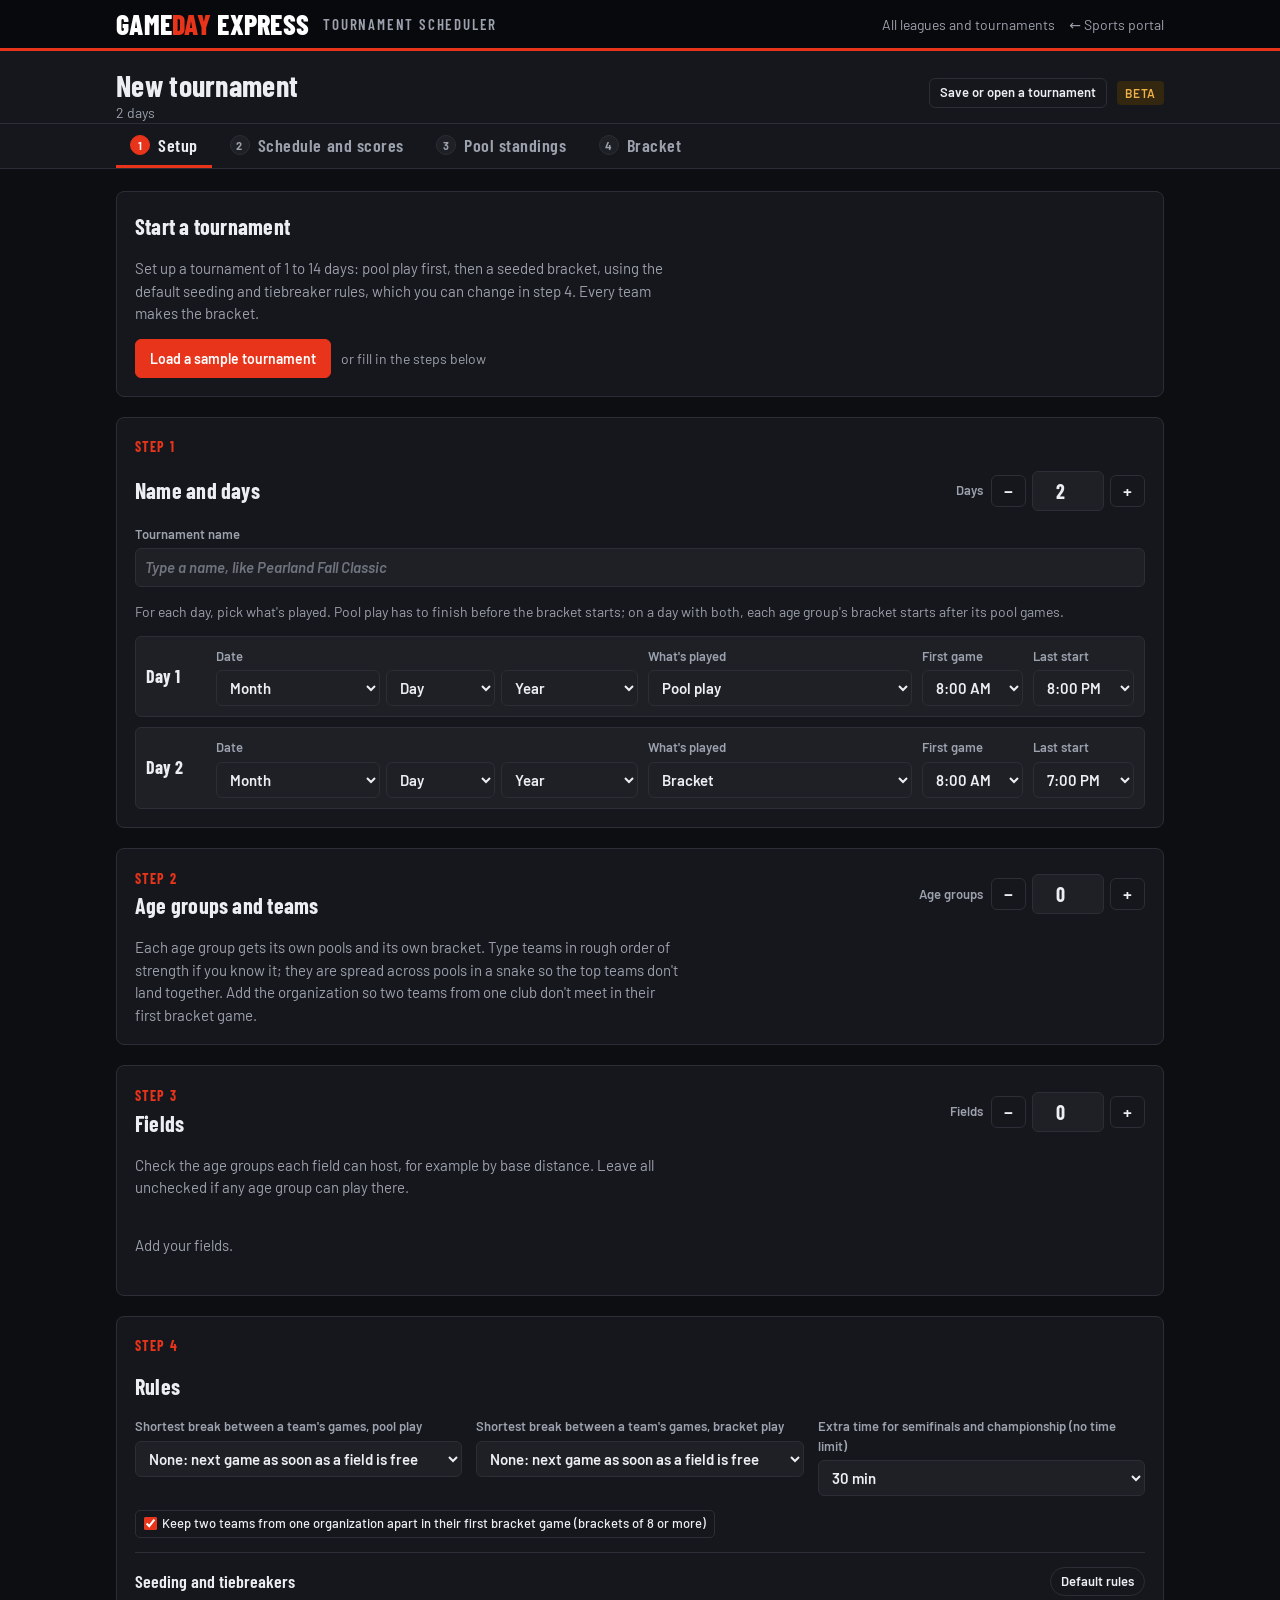
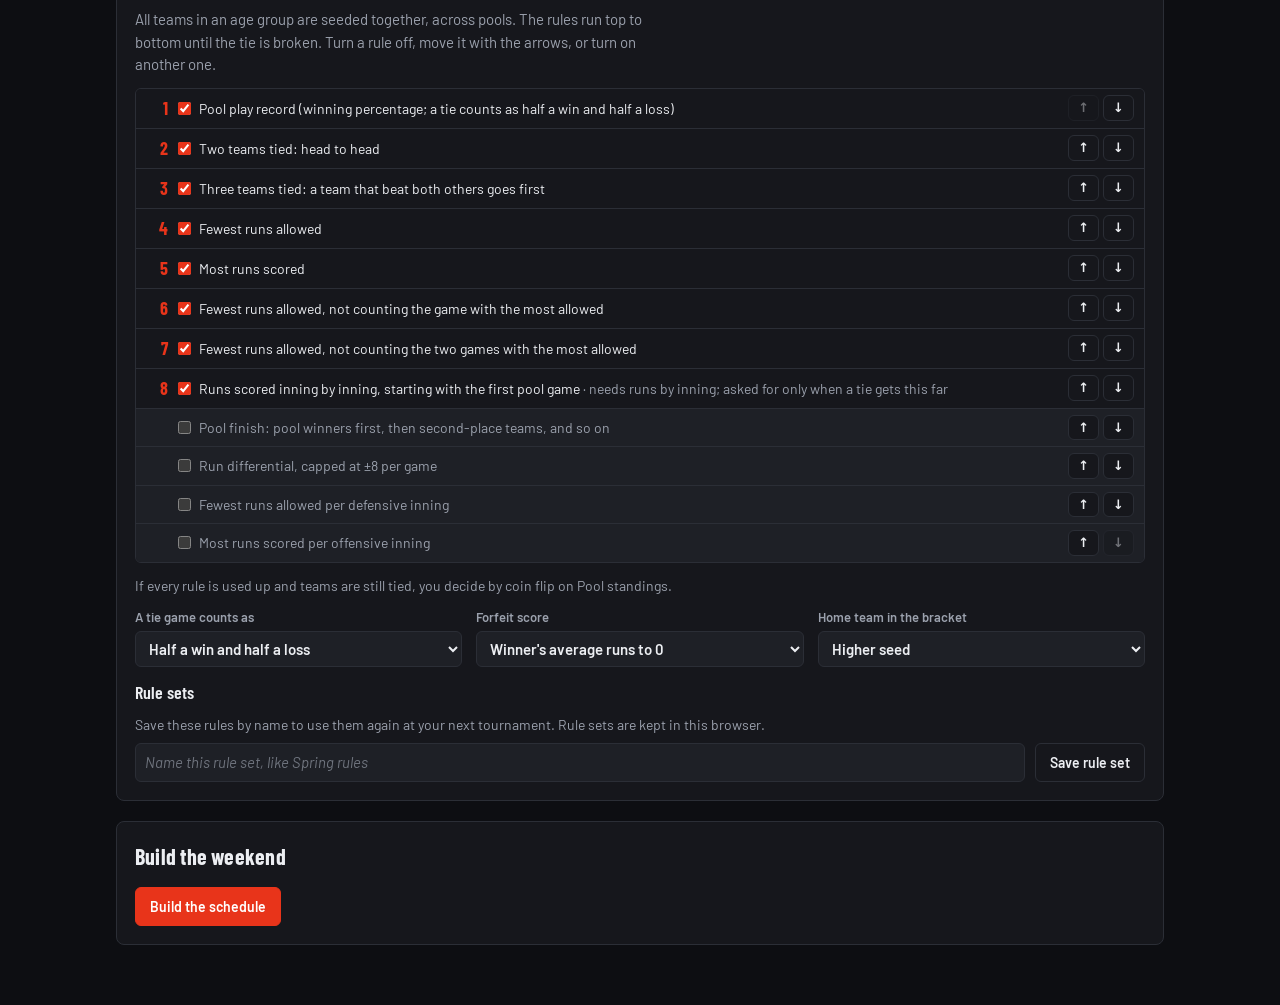
<file: scheduler/tournament/index.html>
<!doctype html>
<html lang="en">
<head>
<meta charset="utf-8">
<meta name="viewport" content="width=device-width,initial-scale=1,viewport-fit=cover">
<title>Tournament Scheduler | GameDay Express</title>
<meta name="description" content="Free tournament scheduler from GameDay Express: pool play, seeding and tiebreakers you can set, and a seeded bracket across shared fields, over 1 to 14 days.">
<meta name="theme-color" content="#e8341a">
<script async src="https://www.googletagmanager.com/gtag/js?id=G-DTHGH6C7GR"></script>
<script>window.dataLayer=window.dataLayer||[];function gtag(){dataLayer.push(arguments);}gtag("js",new Date());gtag("config","G-DTHGH6C7GR");</script>
<link rel="apple-touch-icon" href="/icon-192.png">
<link rel="icon" type="image/png" sizes="32x32" href="/favicon-32.png">
<link rel="icon" href="/favicon.ico">
<link rel="preconnect" href="https://fonts.googleapis.com">
<link rel="stylesheet" href="https://fonts.googleapis.com/css2?family=Barlow+Condensed:wght@400;600;700;800&family=Barlow:wght@400;500;600;700&display=swap">
<style>html,body{margin:0}img{max-width:100%}[hidden]{display:none!important}</style>
</head>
<body>
<style id="appStyle">
:root{
  --bg:#0d0e12; --surface:#16171c; --surface-2:#1e2026; --ink:#eceef2; --muted:#9ba1ad; --line:#2b2e36;
  --accent:#e8341a; --accent-soft:#3b1d19; --on-accent:#ffffff; --good:#5cc98a; --good-soft:#18301f;
  --rain:#7fb2ea; --rain-soft:#18263a; --warn:#f0b04a; --warn-soft:#33270f; --bad:#ff8a7d; --bad-soft:#3d1c19;
  --pc0:#5e2c26; --pc1:#5e3f1c; --pc2:#55491a; --pc3:#3a5022; --pc4:#214a31; --pc5:#1d4845; --pc6:#21405f; --pc7:#35315f; --pc8:#4a2a5c; --pc9:#592a42; --pc10:#4b4334; --pc11:#36423a;
  color-scheme:dark;
  --display:"Barlow Condensed","Arial Narrow",Arial,sans-serif; --body:"Barlow",system-ui,-apple-system,"Segoe UI",sans-serif;
}
*{box-sizing:border-box}
body{background:var(--bg);color:var(--ink);font-family:var(--body);font-size:15px;line-height:1.5}
body::before{content:"";position:fixed;inset:0 0 auto;height:env(safe-area-inset-top,0px);z-index:10;background:var(--surface)}
.wrap{max-width:1080px;margin:0 auto;padding-left:max(16px,env(safe-area-inset-left,0px));padding-right:max(16px,env(safe-area-inset-right,0px))}
header.top{background:var(--surface);border-bottom:1px solid var(--line)}
header.top .wrap{padding-block:18px 0;display:flex;flex-direction:column;gap:12px}
.brandrow{display:flex;flex-wrap:wrap;align-items:baseline;justify-content:space-between;gap:8px 20px}
h1{font-family:var(--display);font-weight:700;font-size:30px;letter-spacing:.01em;margin:0;line-height:1.1;text-wrap:balance}
.sub{color:var(--muted);font-size:14px}
.demo-tag{font-size:12px;font-weight:600;letter-spacing:.06em;text-transform:uppercase;color:var(--warn);background:var(--warn-soft);padding:3px 8px;border-radius:4px}
nav.tabs{position:sticky;top:env(safe-area-inset-top,0px);z-index:5;background:var(--surface);border-bottom:1px solid var(--line)}
nav.tabs .wrap{display:flex;gap:4px;overflow-x:auto}
nav.tabs button{font-family:var(--display);font-weight:600;font-size:18px;letter-spacing:.03em;background:none;border:0;color:var(--muted);padding:10px 14px 9px;border-bottom:3px solid transparent;cursor:pointer;white-space:nowrap;display:flex;gap:8px;align-items:center}
nav.tabs button[aria-selected="true"]{color:var(--ink);border-bottom-color:var(--accent)}
nav.tabs button:focus-visible{outline:2px solid var(--accent);outline-offset:-2px}
.step{font-family:var(--body);font-size:11px;font-weight:700;width:20px;height:20px;border-radius:50%;display:inline-grid;place-items:center;background:var(--surface-2);border:1px solid var(--line);color:var(--muted)}
button[aria-selected="true"] .step{background:var(--accent);color:var(--on-accent);border-color:var(--accent)}
.badge-n{font-family:var(--body);font-size:11px;font-weight:700;background:var(--rain);color:var(--surface);border-radius:10px;padding:0 7px}
main .wrap{padding-block:22px 60px;display:flex;flex-direction:column;gap:20px}
.statusbar{display:flex;flex-wrap:wrap;gap:8px}
.pill{display:inline-flex;align-items:center;gap:6px;font-size:13px;font-weight:600;padding:4px 10px;border-radius:999px;border:1px solid var(--line);background:var(--surface)}
.pill.ok{color:var(--good);background:var(--good-soft);border-color:transparent}
.pill.bad{color:var(--bad);background:var(--bad-soft);border-color:transparent}
.pill.warn{color:var(--warn);background:var(--warn-soft);border-color:transparent}
.pill.rain{color:var(--rain);background:var(--rain-soft);border-color:transparent}
section.card{background:var(--surface);border:1px solid var(--line);border-radius:8px;padding:18px;display:flex;flex-direction:column;gap:14px;min-width:0}
h2{font-family:var(--display);font-weight:700;font-size:22px;margin:0;letter-spacing:.01em}
h3{font-family:var(--display);font-weight:600;font-size:18px;margin:0}
.lead{color:var(--muted);margin:0;max-width:68ch}
.grid2{display:grid;grid-template-columns:repeat(auto-fit,minmax(240px,1fr));gap:14px}
label.f{display:flex;flex-direction:column;gap:4px;font-size:13px;font-weight:600;color:var(--muted)}
input[type=text],input[type=number],input[type=date],input[type=email],input[type=tel],select,textarea{font:inherit;font-size:15px;color:var(--ink);background:var(--surface-2);border:1px solid var(--line);border-radius:6px;padding:7px 9px;width:100%;min-width:0}
textarea{resize:vertical;min-height:70px}
input::placeholder,textarea::placeholder{color:var(--muted);opacity:.65;font-style:italic}
input.missing{border-color:var(--bad);background:var(--bad-soft)}
.times{display:flex;flex-wrap:wrap;gap:6px;align-items:center}
.times select{width:auto}
.tchip{display:inline-flex;align-items:center;gap:2px;font-weight:600;font-size:14px;background:var(--accent-soft);color:var(--accent);border-radius:999px;padding:3px 4px 3px 10px;font-variant-numeric:tabular-nums}
.tchip .x{border:0;background:none;color:inherit;font-size:16px;line-height:1;cursor:pointer;padding:0 6px;border-radius:50%}
.hdr-actions{display:flex;gap:10px;align-items:center}
.gdxbar{background:#08090c;border-bottom:3px solid var(--accent)}
.gdxbar .wrap{display:flex;align-items:center;gap:14px;padding-block:10px;flex-wrap:wrap}
.gdxlogo{font-family:var(--display);font-weight:800;font-size:28px;letter-spacing:.01em;color:#fff;text-decoration:none;line-height:1}
.gdxlogo span{color:var(--accent)}
.gdxsub{font-family:var(--display);font-weight:600;font-size:15px;letter-spacing:.12em;text-transform:uppercase;color:var(--muted)}
.gdxback{color:var(--muted);font-size:14px;text-decoration:none}.gdxback:hover{color:var(--ink);text-decoration:underline}
.gdxbar .spacer{flex:1}

.sharecard{border-color:var(--accent)}
.sharebar{display:flex;flex-wrap:wrap;gap:10px;align-items:center;justify-content:space-between}
.tabsep{width:1px;background:var(--line);margin:8px 6px;flex:none}
.pname{display:flex;align-items:center;gap:8px}
.sw{display:inline-block;width:14px;height:14px;border-radius:4px;flex:none;vertical-align:-2px;border:1px solid var(--line)}
.pc0{background:var(--pc0)}.pc1{background:var(--pc1)}.pc2{background:var(--pc2)}.pc3{background:var(--pc3)}.pc4{background:var(--pc4)}.pc5{background:var(--pc5)}
.pc6{background:var(--pc6)}.pc7{background:var(--pc7)}.pc8{background:var(--pc8)}.pc9{background:var(--pc9)}.pc10{background:var(--pc10)}.pc11{background:var(--pc11)}
table.lu{width:auto;min-width:100%}
table.lu th[scope=row]{font-family:var(--display);font-size:20px;font-weight:700;color:var(--ink);letter-spacing:.02em;padding:4px 12px 4px 4px;width:70px}
table.lu th.inn{font-family:var(--display);font-size:22px;color:var(--ink);text-align:center}
table.lu td{padding:3px}
table.lu tr.benchrow th[scope=row]{color:var(--muted)}
table.lu tr.benchrow:first-of-type td, table.lu tr:not(.benchrow)+tr.benchrow td, table.lu tr:not(.benchrow)+tr.benchrow th{border-top:2px solid var(--muted)}
select.cell{min-width:118px;font-weight:600;font-size:14px;padding:6px 6px;background-color:var(--surface-2)}
select.cell.pc0{background-color:var(--pc0)}select.cell.pc1{background-color:var(--pc1)}select.cell.pc2{background-color:var(--pc2)}select.cell.pc3{background-color:var(--pc3)}select.cell.pc4{background-color:var(--pc4)}select.cell.pc5{background-color:var(--pc5)}select.cell.pc6{background-color:var(--pc6)}select.cell.pc7{background-color:var(--pc7)}select.cell.pc8{background-color:var(--pc8)}select.cell.pc9{background-color:var(--pc9)}select.cell.pc10{background-color:var(--pc10)}select.cell.pc11{background-color:var(--pc11)}
select.cell.dbl{outline:2px solid var(--bad);outline-offset:-2px}
table.chk2 td.c-dbl{background:var(--bad-soft);color:var(--bad);font-weight:700}
table.chk2 td.c-miss{background:var(--warn-soft);color:var(--warn);font-weight:700}
.btn.danger{background:var(--bad);color:var(--surface);border-color:var(--bad)}
.dlist{display:flex;flex-direction:column;gap:10px}
.drow{display:grid;grid-template-columns:minmax(200px,2fr) minmax(130px,1fr) minmax(180px,1.3fr) auto auto;gap:10px;align-items:end;padding:10px;border:1px solid var(--line);border-radius:6px;background:var(--surface-2)}
@media (max-width:820px){.drow{grid-template-columns:1fr 1fr}.drow .f:first-child{grid-column:1/-1}}
table.duties{width:auto;min-width:100%}
table.duties td{padding:3px 6px}
table.duties td.na{background:repeating-linear-gradient(135deg,var(--surface-2) 0 6px,var(--line) 6px 7px)}
table.duties td.us{font-weight:700}
table.duties th.dname{white-space:normal;min-width:120px;max-width:160px;text-transform:none;letter-spacing:0;font-size:12px;color:var(--ink);vertical-align:bottom;line-height:1.25}
table.duties th.dname span{display:block;color:var(--muted);font-weight:500;margin-top:2px}
table.duties th.side-visitor{background:var(--rain-soft);color:var(--rain)}
table.duties th.side-home{background:var(--accent-soft);color:var(--accent)}
table.duties th.side-both{background:var(--warn-soft);color:var(--warn)}
table.duties tr.pprow td{color:var(--muted)}
table.duties td.unav{min-width:150px}
select.cell.duty{min-width:110px}
select.cell.warnc{outline:2px solid var(--warn);outline-offset:-2px}
.tchip.mini{font-size:12px;padding:1px 2px 1px 8px}
table.fam{width:auto;min-width:min(100%,480px)}
table.umps td input[type=text]{min-width:160px}
table.umps td.wrapc{white-space:normal;max-width:240px;color:var(--muted);font-size:14px}
table.umps tr.uedit td{background:var(--surface)}
table.uass td{vertical-align:top}
table.uass td.t{font-weight:700;font-variant-numeric:tabular-nums}
table.uass td.gm{white-space:normal;min-width:150px}
table.uass tr.fieldhead th{font-family:var(--display);font-size:18px;color:var(--ink);text-transform:none;letter-spacing:.02em;background:var(--surface-2);padding-top:10px}
.crew{display:flex;flex-wrap:wrap;gap:6px}
select.ucell{min-width:170px;max-width:240px}
table.uavail th.num{line-height:1.2;white-space:nowrap}
table.uavail td.num{padding:4px}
.uav{font:inherit;font-weight:700;min-width:46px;min-height:34px;border-radius:8px;border:1px solid var(--line);background:var(--good-soft,var(--accent-soft));color:var(--good,var(--accent));cursor:pointer}
.uav.out{background:var(--bad-soft);color:var(--bad);border-color:var(--bad)}
.uav:focus-visible{outline:2px solid var(--accent);outline-offset:2px}
.uoff{display:inline-block;min-width:46px;color:var(--muted);font-size:13px}
.counter.mini{gap:4px}
.counter.mini span{min-width:18px;text-align:center;font-weight:700;font-variant-numeric:tabular-nums}
.counter.mini .btn{font-size:15px;padding:2px 9px}
table.utot td .pill{margin-right:4px}
.brand{display:flex;align-items:center;gap:14px;min-width:0}
.logo{height:56px;width:auto;max-width:120px;object-fit:contain;flex:none}
.logopick{display:flex;gap:14px;align-items:center;flex-wrap:wrap}
.logobox{width:84px;height:84px;border:1px dashed var(--line);border-radius:8px;display:grid;place-items:center;background:var(--surface-2);overflow:hidden;flex:none}
.logobox img{max-width:100%;max-height:100%;object-fit:contain}
.logobox span{font-size:12px;color:var(--muted)}
.filebtn{position:relative;overflow:hidden;cursor:pointer}
.filebtn input{position:absolute;inset:0;opacity:0;cursor:pointer}
.filebtn:focus-within{outline:2px solid var(--accent);outline-offset:1px}
.sumlogo{height:22px;width:auto;vertical-align:middle;margin-right:4px}
@media (max-width:640px){.logo{height:44px}}
.posrow{display:flex;flex-wrap:wrap;gap:6px;align-items:center}
.posrow input[type=text]{padding:4px 8px;font-size:14px}
.sportchip{font-size:14px;padding:5px 10px}
.datesel{display:grid;grid-template-columns:1.2fr .8fr 1fr;gap:6px;min-width:0}
.ngrow .datesel{flex:1 1 220px}
input:focus-visible,select:focus-visible,textarea:focus-visible,button:focus-visible{outline:2px solid var(--accent);outline-offset:1px}
.btn{font:inherit;font-weight:600;font-size:14px;border-radius:6px;padding:8px 14px;cursor:pointer;border:1px solid var(--line);background:var(--surface);color:var(--ink);white-space:nowrap}
.btn:hover{background:var(--surface-2)}
.btn.primary{background:var(--accent);color:var(--on-accent);border-color:var(--accent)}
.btn.primary:hover{filter:brightness(1.07)}
.btn.rain{color:var(--rain);border-color:var(--rain)}
.btn.small{font-size:13px;padding:4px 10px}
.btn.link{border:0;background:none;color:var(--muted);padding:4px 6px;text-decoration:underline}
.row{display:flex;flex-wrap:wrap;gap:10px;align-items:center}
.spacer{flex:1}
.ed{border:1px solid var(--line);border-radius:6px;padding:12px;display:flex;flex-direction:column;gap:10px;background:var(--surface-2)}
.ed .head{display:grid;grid-template-columns:1fr auto;gap:10px;align-items:end}
.days{display:flex;flex-wrap:wrap;gap:6px}
.chk{display:inline-flex;align-items:center;gap:5px;font-size:13px;font-weight:500;color:var(--ink);background:var(--surface);border:1px solid var(--line);border-radius:5px;padding:3px 8px;cursor:pointer}
.chk input{margin:0;accent-color:var(--accent)}
.cap{display:grid;grid-template-columns:repeat(auto-fill,minmax(190px,1fr));gap:10px}
.capbox{border:1px solid var(--line);border-radius:6px;padding:10px 12px;display:flex;flex-direction:column;gap:2px}
.capbox .big{font-family:var(--display);font-size:24px;font-weight:700;font-variant-numeric:tabular-nums}
.capbox.bad{border-color:var(--bad);background:var(--bad-soft)}
.capbox small{color:var(--muted)}
.scroll{overflow-x:auto;min-width:0}
table{border-collapse:collapse;width:100%;font-variant-numeric:tabular-nums}
th.grp{text-align:center;border-bottom:1px solid var(--line);color:var(--ink)}
th{font-size:12px;letter-spacing:.05em;text-transform:uppercase;color:var(--muted);text-align:left;font-weight:600;padding:6px 10px;border-bottom:1px solid var(--line);white-space:nowrap}
td{padding:7px 10px;border-bottom:1px solid var(--line);white-space:nowrap}
td.num,th.num{text-align:right}
td.hot{color:var(--warn);font-weight:700}
.day{display:flex;flex-direction:column;border:1px solid var(--line);border-radius:8px;background:var(--surface);overflow:hidden}
.dayhead{display:flex;flex-wrap:wrap;gap:8px;align-items:center;justify-content:space-between;padding:8px 12px;background:var(--surface-2);border-bottom:1px solid var(--line)}
.dayhead strong{font-family:var(--display);font-size:19px;font-weight:700;letter-spacing:.02em}
.dayhead .tag{font-size:12px;font-weight:600;color:var(--muted);text-transform:uppercase;letter-spacing:.05em}
.game{display:grid;grid-template-columns:78px 72px 86px minmax(0,1fr) auto;gap:10px;align-items:center;padding:7px 12px;border-bottom:1px solid var(--line);font-variant-numeric:tabular-nums}
.game:last-child{border-bottom:0}
.game .t{font-weight:600}
.game .fld,.game .dv{font-size:13px;color:var(--muted)}
.game .m{min-width:0;overflow:hidden;text-overflow:ellipsis;white-space:nowrap}
.game .m b{font-weight:600}
.game.pp .m,.game.pp .t{text-decoration:line-through;color:var(--muted)}
.chipst{font-size:11px;font-weight:700;letter-spacing:.05em;text-transform:uppercase;padding:2px 7px;border-radius:4px}
.chipst.rain{color:var(--rain);background:var(--rain-soft)}
.chipst.new{color:var(--accent);background:var(--accent-soft)}
.weekhead{font-family:var(--display);font-size:15px;font-weight:600;letter-spacing:.08em;text-transform:uppercase;color:var(--muted);margin-top:6px}
.note{border-left:3px solid var(--warn);background:var(--warn-soft);padding:10px 12px;border-radius:0 6px 6px 0;font-size:14px}
.note.bad{border-left-color:var(--bad);background:var(--bad-soft)}
.note.info{border-left-color:var(--rain);background:var(--rain-soft)}
.opt{display:flex;gap:10px;align-items:flex-start;padding:7px 10px;border:1px solid var(--line);border-radius:6px;cursor:pointer;background:var(--surface)}
.opt:has(input:checked){border-color:var(--accent);background:var(--accent-soft)}
.opt input{margin-top:4px;accent-color:var(--accent)}
.optlink{text-decoration:none;color:inherit}.optlink input{pointer-events:none}.optlink:hover{border-color:var(--accent)}
.opt .k{font-size:12px;color:var(--muted)}
.ppitem{display:flex;flex-direction:column;gap:8px;padding:12px;border:1px solid var(--line);border-radius:8px;background:var(--surface-2)}
.ppitem .title{display:flex;flex-wrap:wrap;gap:8px;align-items:baseline;justify-content:space-between}
.opts{display:grid;grid-template-columns:repeat(auto-fill,minmax(230px,1fr));gap:6px}
pre.msg{white-space:pre-wrap;font-family:var(--body);font-size:14px;background:var(--surface-2);border:1px solid var(--line);border-radius:6px;padding:12px;margin:0}
.toast{position:fixed;left:50%;bottom:calc(20px + env(safe-area-inset-bottom,0px));transform:translateX(-50%);background:var(--ink);color:var(--bg);padding:9px 16px;border-radius:6px;font-weight:600;font-size:14px;z-index:20}
.empty{text-align:left;color:var(--muted);padding:6px 0}
@media (max-width:640px){
  .game{grid-template-columns:70px minmax(0,1fr) auto;row-gap:2px}
  .game .fld,.game .dv{grid-column:2;grid-row:2;display:inline}
  .game .dv{grid-column:1;grid-row:2}
  .game .m{grid-column:2;grid-row:1;white-space:normal}
  .game .act{grid-column:3;grid-row:1/3}
  h1{font-size:26px}
}
.wizard{display:grid;grid-template-columns:220px minmax(0,1fr);gap:20px;align-items:start}
.steps{list-style:none;margin:0;padding:0;display:flex;flex-direction:column;gap:2px;position:sticky;top:calc(env(safe-area-inset-top,0px) + 64px)}
.steps button{display:flex;gap:10px;align-items:center;width:100%;text-align:left;font:inherit;font-size:14px;color:var(--muted);background:none;border:0;border-radius:6px;padding:7px 8px;cursor:pointer}
.steps button:hover{background:var(--surface)}
.steps button.cur{background:var(--surface);color:var(--ink);font-weight:600;box-shadow:inset 3px 0 0 var(--accent)}
.steps .dot{flex:none;width:22px;height:22px;border-radius:50%;display:grid;place-items:center;font-size:12px;font-weight:700;border:1px solid var(--line);background:var(--surface);color:var(--muted)}
.steps .done .dot{background:var(--good-soft);color:var(--good);border-color:transparent}
.steps .cur .dot{background:var(--accent);color:var(--on-accent);border-color:var(--accent)}
.qcard{gap:18px;padding:22px}
.qhead{display:flex;flex-direction:column;gap:6px}
.qhead h2{font-size:28px;text-wrap:balance;line-height:1.15}
.eyebrow{font-size:12px;font-weight:700;letter-spacing:.08em;text-transform:uppercase;color:var(--accent)}
.counter{display:inline-flex;align-items:center;gap:6px}
.counter input{width:72px;text-align:center;font-family:var(--display);font-size:20px;font-weight:700;padding:4px}
.counter .btn{font-size:18px;line-height:1;padding:6px 12px}
.list{display:grid;grid-template-columns:repeat(auto-fill,minmax(220px,1fr));gap:10px}
.list.cols{grid-template-columns:repeat(auto-fill,minmax(170px,1fr))}
.choice{display:flex;flex-direction:column;gap:6px}
.opt.dim{opacity:.6;cursor:not-allowed}
.navrow{border-top:1px solid var(--line);padding-top:16px}
.sumgrid{display:flex;flex-direction:column;border:1px solid var(--line);border-radius:6px}
.sum{display:grid;grid-template-columns:150px minmax(0,1fr) auto;gap:10px;align-items:baseline;padding:8px 12px;border-bottom:1px solid var(--line)}
.sum:last-child{border-bottom:0}
.sum .k{font-size:13px;font-weight:600;color:var(--muted)}
.sum .v{min-width:0;overflow-wrap:anywhere}
@media (max-width:760px){.wizard{grid-template-columns:1fr}.steps{position:static;flex-direction:row;overflow-x:auto;gap:4px;padding-bottom:4px}.steps button{white-space:nowrap}.steps button span:last-child{display:none}.steps button.cur span:last-child{display:inline}.sum{grid-template-columns:1fr auto}.sum .k{grid-column:1/-1}.qhead h2{font-size:24px}}
@media (prefers-reduced-motion:reduce){*{transition:none!important}}

/* ---- tournament additions ---- */
.dayrows{display:flex;flex-direction:column;gap:10px}
.dayrow{display:grid;grid-template-columns:60px minmax(220px,1.6fr) minmax(150px,1fr) auto auto;gap:10px;align-items:end;padding:10px;border:1px solid var(--line);border-radius:6px;background:var(--surface-2)}
.dayrow .dn{font-family:var(--display);font-weight:700;font-size:18px;align-self:center}
@media (max-width:820px){.dayrow{grid-template-columns:1fr 1fr}.dayrow .dn{grid-column:1/-1}.dayrow .f:nth-child(2){grid-column:1/-1}}
.secnum{font-family:var(--display);font-size:14px;font-weight:700;letter-spacing:.08em;text-transform:uppercase;color:var(--accent)}
.agecard{border:1px solid var(--line);border-radius:8px;background:var(--surface-2);padding:14px;display:flex;flex-direction:column;gap:12px}
.agehead{display:grid;grid-template-columns:minmax(120px,1fr) repeat(4,auto);gap:12px;align-items:end}
@media (max-width:820px){.agehead{grid-template-columns:1fr 1fr}.agehead .f:first-child{grid-column:1/-1}}
.teamgrid{display:grid;grid-template-columns:repeat(auto-fill,minmax(360px,1fr));gap:8px}
@media (max-width:420px){.teamgrid{grid-template-columns:1fr}.teamrow{grid-template-columns:22px minmax(0,1.2fr) minmax(0,1fr) 70px}}
.teamrow{display:grid;grid-template-columns:28px minmax(0,1.2fr) minmax(0,1fr) 74px;gap:6px;align-items:center}
.teamrow .n{font-size:13px;color:var(--muted);text-align:right;font-variant-numeric:tabular-nums}
.teamrow select{padding:6px 4px}
.pools{display:grid;grid-template-columns:repeat(auto-fill,minmax(180px,1fr));gap:8px}
.pool{border:1px solid var(--line);border-radius:6px;background:var(--surface);padding:8px 10px}
.pool h4{margin:0 0 4px;font-family:var(--display);font-size:16px;letter-spacing:.03em}
.pool ol{margin:0;padding-left:20px;font-size:14px}
.fieldrow{display:grid;grid-template-columns:minmax(140px,220px) minmax(0,1fr);gap:10px;align-items:center;padding:8px 0;border-bottom:1px solid var(--line)}
.fieldrow:last-child{border-bottom:0}
@media (max-width:640px){.fieldrow{grid-template-columns:1fr}}
.tgame{display:grid;grid-template-columns:56px 72px 76px 70px minmax(0,1fr) auto;gap:10px;align-items:center;padding:8px 12px;border-bottom:1px solid var(--line);font-variant-numeric:tabular-nums}
.tgame:last-child{border-bottom:0}
.tgame .gn{font-size:12px;color:var(--muted);font-weight:600}
.tgame .t{font-weight:700}
.tgame .fld,.tgame .ag{font-size:13px;color:var(--muted)}
.tgame .rd{font-size:12px;font-weight:700;letter-spacing:.04em;text-transform:uppercase;color:var(--muted)}
.tgame .rd.br{color:var(--accent)}
.tgame .m{min-width:0;display:flex;flex-direction:column;gap:2px}
.tgame .tm{display:flex;align-items:center;gap:8px;min-width:0}
.tgame .tm .nm{min-width:0;overflow:hidden;text-overflow:ellipsis;white-space:nowrap}
.tgame .tm.win .nm{font-weight:700}
.tgame .tm .ha{font-size:11px;color:var(--muted);width:30px;flex:none}
.sc{width:52px!important;text-align:center;font-weight:700;padding:4px!important}
.tgame .acts{display:flex;flex-direction:column;gap:2px;align-items:flex-end}
.tgame.final{background:color-mix(in srgb,var(--surface-2) 60%,transparent)}
.ph{color:var(--muted);font-style:italic}
@media (max-width:700px){.tgame{grid-template-columns:52px minmax(0,1fr) auto;row-gap:4px}.tgame .gn{grid-row:1}.tgame .t{grid-column:1;grid-row:2}.tgame .fld{grid-column:2;grid-row:1}.tgame .ag{display:none}.tgame .rd{grid-column:3;grid-row:1;text-align:right}.tgame .m{grid-column:2/4;grid-row:2}.tgame .acts{grid-column:1/-1;flex-direction:row;justify-content:flex-start;flex-wrap:wrap}}
.lsbox{grid-column:1/-1;border:1px solid var(--line);border-radius:6px;background:var(--surface);padding:10px;display:flex;flex-direction:column;gap:8px}
.lsbox table td,.lsbox table th{padding:3px 4px;text-align:center}
.lsbox table th:first-child,.lsbox table td:first-child{text-align:left}
.lsbox input{width:42px!important;text-align:center;padding:4px 2px!important}
table.stand td:nth-child(2){font-weight:600}
.pool table th,.pool table td{padding:4px 6px}
.pool .scroll{margin:0 -4px}
table.seedt td.why{white-space:normal;color:var(--muted);font-size:13px;min-width:220px}
table.seedt td.sd{font-family:var(--display);font-size:20px;font-weight:700;width:46px}
.bracket{display:flex;gap:18px;overflow-x:auto;padding-bottom:8px;align-items:stretch}
.bcol{display:flex;flex-direction:column;gap:10px;min-width:240px;flex:none}
.bslots{flex:1;display:flex;flex-direction:column;justify-content:space-around;gap:14px}
.bye{border:1px dashed var(--line);border-radius:8px;padding:8px 10px;font-size:14px;color:var(--muted)}
.bcol>h4{margin:0;font-family:var(--display);font-size:16px;letter-spacing:.06em;text-transform:uppercase;color:var(--muted)}
.bgame{border:1px solid var(--line);border-radius:8px;background:var(--surface);overflow:hidden}
.bgame .bh{font-size:12px;color:var(--muted);padding:5px 10px;background:var(--surface-2);border-bottom:1px solid var(--line);display:flex;justify-content:space-between;gap:8px}
.bteam{display:grid;grid-template-columns:30px minmax(0,1fr) 56px;gap:6px;align-items:center;padding:6px 10px;border-bottom:1px solid var(--line)}
.bteam:last-child{border-bottom:0}
.bteam .s{font-size:12px;font-weight:700;color:var(--muted);text-align:right}
.bteam .nm{min-width:0;overflow:hidden;text-overflow:ellipsis;white-space:nowrap}
.bteam.win .nm{font-weight:700}
.bteam.lose .nm{color:var(--muted)}
.bteam .r{text-align:right;font-weight:700}
.champ{display:flex;align-items:center;gap:12px;border:2px solid var(--accent);border-radius:8px;padding:12px 16px;background:var(--accent-soft)}
.champ .big{font-family:var(--display);font-size:26px;font-weight:800}
.ruleslist{margin:0;padding-left:22px;font-size:14px;color:var(--muted)}
.rulesbox{display:flex;flex-direction:column;gap:12px;border-top:1px solid var(--line);padding-top:14px}
.tblist{list-style:none;margin:0;padding:0;display:flex;flex-direction:column;border:1px solid var(--line);border-radius:6px;overflow:hidden}
.tbrow{display:flex;align-items:center;gap:10px;padding:6px 10px;border-bottom:1px solid var(--line);background:var(--surface);flex-wrap:wrap}
.tbrow:last-child{border-bottom:0}
.tbrow.off{background:var(--surface-2)}.tbrow.off .tbchk span{color:var(--muted)}
.tbn{font-family:var(--display);font-weight:700;font-size:18px;width:22px;text-align:right;color:var(--accent);flex:none}
.tbchk{display:flex;align-items:center;gap:8px;flex:1 1 260px;min-width:0;font-size:14px;cursor:pointer}
.tbchk input{accent-color:var(--accent);margin:0}
.tbrow select{width:auto;font-size:13px;padding:4px 6px}
.tbmv{display:flex;gap:4px;margin-left:auto}.tbmv .btn{padding:2px 9px}
.btn:disabled{opacity:.4;cursor:default}
.rsets{display:flex;flex-direction:column;gap:8px}
.ruleslist li{margin:2px 0}
.tiebox{display:flex;flex-direction:column;gap:8px;border-left:3px solid var(--warn);background:var(--warn-soft);padding:10px 12px;border-radius:0 6px 6px 0}
</style>

<script id="appScript">
// ===== Tournament engine (no DOM) =====
// Data: T = {name, days:[{date,from,to,kind}], rules:{...},
//   fields:[{id,name,ages:[]}], ages:[{id,name,poolGames,len,turn,nPools,teams:[{id,name,org}],poolOf:{}}],
//   games:[...], seeds:{ageId:{order:[teamIds],notes:[]}}, tieOrder:{ageId:[teamIds]}}
const TDOW=['Sun','Mon','Tue','Wed','Thu','Fri','Sat'];
function tParseD(s){const [y,m,d]=s.split('-').map(Number);return Date.UTC(y,m-1,d);}
function tAddDays(s,k){return new Date(tParseD(s)+k*86400000).toISOString().slice(0,10);}
function tDow(s){return new Date(tParseD(s)).getUTCDay();}
function tFmtTime(m){let h=Math.floor(m/60),mi=m%60,ap=h>=12?'PM':'AM';h=h%12||12;return h+':'+String(mi).padStart(2,'0')+' '+ap;}
function tFmtDate(s){const d=new Date(tParseD(s));return TDOW[d.getUTCDay()]+' '+d.toLocaleDateString('en-US',{month:'short',day:'numeric',timeZone:'UTC'});}

// ---- Pools ----
function tDefaultPools(n,G){return Math.max(1,Math.floor(n/(G+1)));}
function tPools(age){
  const ids=age.teams.filter(t=>t.name.trim()).map(t=>t.id);const G=age.poolGames||2;
  const np=Math.max(1,Math.min(ids.length,age.nPools||tDefaultPools(ids.length,G)));
  const pools=Array.from({length:np},()=>[]);
  // snake by entry order (entry order = strength order, if the director entered it that way)
  ids.forEach((t,i)=>{const r=Math.floor(i/np),k=i%np;const p=age.poolOf&&age.poolOf[t]!=null&&age.poolOf[t]<np?age.poolOf[t]:(r%2?np-1-k:k);pools[p].push(t);});
  return pools;
}
const tPairKey=(a,b)=>a<b?a+'|'+b:b+'|'+a;
function tPoolPairs(ids,G){
  const s=ids.length;if(s<2)return [];
  const arr=ids.slice();if(s%2)arr.push(null);const m=arr.length;const rounds=[];
  for(let r=0;r<m-1;r++){const rd=[];for(let i=0;i<m/2;i++){const a=arr[i],b=arr[m-1-i];if(a&&b)rd.push([a,b]);}rounds.push(rd);arr.splice(1,0,arr.pop());}
  const cnt={};ids.forEach(t=>cnt[t]=0);const played=new Set();const out=[];
  for(let r=0;r<rounds.length;r++){if(ids.every(t=>cnt[t]>=G))break;
    for(const [a,b] of rounds[r]){if(cnt[a]>=G||cnt[b]>=G)continue;out.push({a,b,round:r+1});cnt[a]++;cnt[b]++;played.add(tPairKey(a,b));}}
  let guard=0;
  for(const t of ids){while(cnt[t]<G&&guard++<200){const opts=ids.filter(o=>o!==t&&!played.has(tPairKey(t,o))).sort((x,y)=>cnt[x]-cnt[y]);if(!opts.length)break;const o=opts[0];
    const rd=Math.max(0,...out.map(x=>x.round))+1;out.push({a:t,b:o,round:rd});cnt[t]++;cnt[o]++;played.add(tPairKey(t,o));}}
  return out;
}

// ---- Bracket (everyone advances, seeded 1..N, single elimination) ----
function tSeedOrder(P){let o=[1];while(o.length<P){const n=o.length*2;o=o.flatMap(s=>[s,n+1-s]);}return o;}
function tBracketGames(age,N){
  if(N<2)return [];const P=2**Math.ceil(Math.log2(N));const R=Math.log2(P);const order=tSeedOrder(P);const out=[];let entries=[];
  for(let i=0;i<P;i+=2){const a=order[i],b=order[i+1];
    if(b>N)entries.push({seed:a});else if(a>N)entries.push({seed:b});
    else{const g={id:age.id+'_b1_'+(i/2),age:age.id,phase:'bracket',round:1,R,ra:{seed:a},rb:{seed:b}};out.push(g);entries.push({w:g.id});}}
  for(let r=2;r<=R;r++){const next=[];for(let i=0;i<entries.length;i+=2){const g={id:age.id+'_b'+r+'_'+(i/2),age:age.id,phase:'bracket',round:r,R,ra:entries[i],rb:entries[i+1]};out.push(g);next.push({w:g.id});}entries=next;}
  return out;
}
function tRoundName(g){const k=g.R-g.round;return k===0?'Championship':k===1?'Semifinal':k===2?'Quarterfinal':'Round '+g.round;}
function tIsLong(g){return g.phase==='bracket'&&g.R-g.round<=1&&g.R>=2;}

// ---- Build all games ----
function tBuildGames(T){
  const games=[];
  for(const age of T.ages){
    const pools=tPools(age);const G=age.poolGames||2;
    pools.forEach((ids,pi)=>{const homeCnt={};ids.forEach(t=>homeCnt[t]=0);
      for(const p of tPoolPairs(ids,G)){let h=p.a,a=p.b;if(homeCnt[h]>homeCnt[a]){h=p.b;a=p.a;}homeCnt[h]++;
        games.push({id:age.id+'_p'+pi+'_'+games.length,age:age.id,phase:'pool',pool:pi,round:p.round,home:h,away:a});}});
    const N=age.teams.filter(t=>t.name.trim()).length;
    games.push(...tBracketGames(age,N));
  }
  return games;
}

// ---- Scheduling across shared fields ----
function tSlot(T,g){const age=T.ages.find(a=>a.id===g.age);return (age.len||100)+(age.turn||20)+(tIsLong(g)?(tRules(T).longExtra||0):0);}
function tFieldsFor(T,ageId){const f=T.fields.filter(f=>!f.ages||!f.ages.length||f.ages.includes(ageId));return f;}
// Days: T.days=[{date,from,to,kind:'pool'|'bracket'|'both'}], 1 to 14, in date order.
function tDays(T){
  if(!T.days||!T.days.length){const d=[];if(T.day1||T.times)d.push({date:T.day1||'',from:(T.times&&T.times.d1||{}).from||480,to:(T.times&&T.times.d1||{}).to||1200,kind:'pool'});
    if(T.day2||T.times)d.push({date:T.day2||'',from:(T.times&&T.times.d2||{}).from||480,to:(T.times&&T.times.d2||{}).to||1140,kind:'bracket'});
    T.days=d.length?d:[{date:'',from:480,to:1200,kind:'pool'},{date:'',from:480,to:1140,kind:'bracket'}];delete T.day1;delete T.day2;delete T.times;}
  return T.days;}
const tPoolDay=d=>d.kind==='pool'||d.kind==='both';
const tBrDay=d=>d.kind==='bracket'||d.kind==='both';
function tAbs(T,g){if(g.time==null||!g.date)return null;const i=tDays(T).findIndex(d=>d.date===g.date);return i<0?null:i*1440+g.time;}
function tScheduleSpan(T,list,fixed){
  fixed=fixed||[];const R=tRules(T);const days=tDays(T);
  const fFree={};T.fields.forEach(f=>fFree[f.id]=0);
  const tFree={};const byId={};list.forEach(g=>byId[g.id]=g);
  const perDay={};// pool games per team per day
  const allowed=g=>days.map((d,i)=>i).filter(i=>g.phase==='pool'?tPoolDay(days[i]):tBrDay(days[i]));
  const poolEnd={};// bracket can't start before its age group's pool play ends
  const end=g=>tAbs(T,g)+tSlot(T,g);
  const inList=new Set(list.map(g=>g.id));
  for(const g of fixed.concat(T.games.filter(x=>!inList.has(x.id)))){if(!byId[g.id])byId[g.id]=g;const a=tAbs(T,g);if(a!=null&&g.field&&fFree[g.field]!=null)fFree[g.field]=Math.max(fFree[g.field],a+tSlot(T,g));}
  for(const g of T.games.concat(list)){if(g.phase==='pool'&&tAbs(T,g)!=null)poolEnd[g.age]=Math.max(poolEnd[g.age]||0,end(g));}
  const capOf={};T.ages.forEach(a=>{const n=days.filter(tPoolDay).length||1;capOf[a.id]=Math.ceil((a.poolGames||2)/n);});
  const ready=g=>{let t=0;
    if(g.phase==='pool'){t=Math.max(tFree[g.home]||0,tFree[g.away]||0);}
    else{t=poolEnd[g.age]!=null?poolEnd[g.age]+(R.restBr||0):0;
      for(const r of [g.ra,g.rb]){if(r.w){const f=byId[r.w];if(!f||tAbs(T,f)==null)return null;t=Math.max(t,end(f)+(R.restBr||0));}}}
    return t;};
  // earliest start at or after t on an allowed day, within that day's first game and last start
  const fit=(g,t,capped=true)=>{for(const i of allowed(g)){const d=days[i];if(!d.date)continue;let s=Math.max(t,i*1440+d.from);s=Math.ceil(s/5)*5;if(s>i*1440+d.to)continue;
      if(g.phase==='pool'&&capped){const c=perDay[i]||{};if((c[g.home]||0)>=capOf[g.age]||(c[g.away]||0)>=capOf[g.age])continue;}
      return s;}return capped?fit(g,t,false):null;};
  const ageUse={};const left=new Set(list.map(g=>g.id));const unplaced=[];
  const remainByAge={};list.forEach(g=>remainByAge[g.age]=(remainByAge[g.age]||0)+1);
  while(left.size){let best=null;
    for(const id of left){const g=byId[id];const r=ready(g);if(r==null)continue;
      for(const f of tFieldsFor(T,g.age)){const t=fit(g,Math.max(r,fFree[f.id]));if(t==null)continue;
        const sc=[t,g.round,(ageUse[g.age]&&ageUse[g.age].has(f.id))?0:1,-remainByAge[g.age],T.fields.indexOf(f)];
        if(!best||tLess(sc,best.sc))best={g,f,t,sc};}}
    if(!best){for(const id of left){const g=byId[id];g.time=null;g.field=null;g.date=g.date||'';unplaced.push(g);}break;}
    const {g,f,t}=best;left.delete(g.id);remainByAge[g.age]--;
    const di=Math.floor(t/1440);g.date=days[di].date;g.time=t%1440;g.field=f.id;fFree[f.id]=t+tSlot(T,g);(ageUse[g.age]=ageUse[g.age]||new Set()).add(f.id);
    if(g.phase==='pool'){tFree[g.home]=t+tSlot(T,g)+R.rest;tFree[g.away]=t+tSlot(T,g)+R.rest;const c=perDay[di]=perDay[di]||{};c[g.home]=(c[g.home]||0)+1;c[g.away]=(c[g.away]||0)+1;
      poolEnd[g.age]=Math.max(poolEnd[g.age]||0,t+tSlot(T,g));}
  }
  return unplaced;
}
function tLess(a,b){for(let i=0;i<a.length;i++){if(a[i]<b[i])return true;if(a[i]>b[i])return false;}return false;}
function tSchedule(T){
  tDays(T);const games=tBuildGames(T);const save=T.games;T.games=[];
  const u1=tScheduleSpan(T,games.filter(g=>g.phase==='pool'));
  T.games=games.filter(g=>g.phase==='pool');
  const u2=tScheduleSpan(T,games.filter(g=>g.phase==='bracket'));
  T.games=save;tNumber(T,games);
  return {games,unplaced:[...u1,...u2].map(g=>g.id)};
}
// Re-time bracket games that have no score yet; games already played stay put. Scores are kept.
function tRetimeBracket(T){
  const br=T.games.filter(g=>g.phase==='bracket');const fixed=br.filter(tFinal);const list=br.filter(g=>!tFinal(g));
  list.forEach(g=>{g.time=null;g.field=null;});
  const u=tScheduleSpan(T,list,fixed);
  T.unplaced=(T.unplaced||[]).filter(id=>{const g=T.games.find(x=>x.id===id);return g&&g.phase==='pool';}).concat(u.map(g=>g.id));
  return u.length;
}
function tNumber(T,games){
  const fi=g=>g.field||'';const ab=g=>{const a=tAbs(T,g);return a==null?1e9:a;};
  games.slice().sort((a,b)=>(ab(a)-ab(b))||fi(a).localeCompare(fi(b),undefined,{numeric:true})).forEach((g,i)=>g.num=i+1);
}

// ---- Results ----
function tFinal(g){return !!g.ff||(g.sa!=null&&g.sa!==''&&g.sh!=null&&g.sh!=='');}
// ---- Rules (defaults; the director can change, reorder and save them) ----
const TB_CATALOG={
  rec:{label:'Pool play record',short:'Record'},
  h2h2:{label:'Two teams tied: head to head',short:'Head to head'},
  h2h3:{label:'Three teams tied: a team that beat both others goes first',short:'Beat both'},
  ra:{label:'Fewest runs allowed',short:'Fewest runs allowed'},
  rs:{label:'Most runs scored',short:'Most runs scored'},
  ra1:{label:'Fewest runs allowed, not counting the game with the most allowed',short:'Runs allowed without their worst game'},
  ra2:{label:'Fewest runs allowed, not counting the two games with the most allowed',short:'Runs allowed without their two worst games'},
  inn:{label:'Runs scored inning by inning, starting with the first pool game',short:'Runs inning by inning'},
  poolwin:{label:'Pool finish: pool winners first, then second-place teams, and so on',short:'Pool finish'},
  rd:{label:'Run differential, capped per game',short:'Run differential'},
  rapi:{label:'Fewest runs allowed per defensive inning',short:'Runs allowed per inning'},
  rspi:{label:'Most runs scored per offensive inning',short:'Runs scored per inning'}};
function tRulesDefault(){return {rest:0,restBr:0,longExtra:30,sameOrg:true,tie:'half',ff:'avg',home:'seed',rdCap:8,innings:7,
  tb:['rec','h2h2','h2h3','ra','rs','ra1','ra2','inn','poolwin','rd','rapi','rspi'].map((k,i)=>({k,on:i<8}))};}
function tRules(T){const d=tRulesDefault();const r=Object.assign(d,T.rules||{});
  const have=new Set((r.tb||[]).map(x=>x.k));r.tb=(r.tb||[]).filter(x=>TB_CATALOG[x.k]);for(const x of d.tb)if(!have.has(x.k))r.tb.push({k:x.k,on:false});
  T.rules=r;return r;}
// Average runs a team scored in its other final, non-forfeit pool games
function tAvgRuns(T,team,exceptId){let n=0,r=0;for(const g of T.games){if(g.phase!=='pool'||g.id===exceptId||g.ff||!tFinal(g))continue;if(g.home===team){n++;r+=+g.sh;}else if(g.away===team){n++;r+=+g.sa;}}return n?Math.round(r/n*10)/10:0;}
function tRuns(T,g,home,away){ // {h,a} runs, applying forfeit scoring
  const R=tRules(T);const win=t=>R.ff==='avg'?tAvgRuns(T,t,g.id):(+R.ff||0);
  if(g.ff==='home')return {h:0,a:win(away)};
  if(g.ff==='away')return {h:win(home),a:0};
  return {h:+g.sh,a:+g.sa};
}
function tInnings(T,g){if(g.inn)return +g.inn;if(g.ls){const n=Math.max((g.ls.a||[]).filter(v=>v!==''&&v!=null).length,(g.ls.h||[]).filter(v=>v!==''&&v!=null).length);if(n)return n;}return tRules(T).innings||7;}

// ---- Standings and seeding / tiebreakers ----
function tStats(T,ageId){
  const R=tRules(T);const cap=R.rdCap||0;
  const age=T.ages.find(a=>a.id===ageId);const S={};
  for(const t of age.teams.filter(t=>t.name.trim()))S[t.id]={id:t.id,gp:0,w:0,l:0,t:0,rs:0,ra:0,rd:0,inn:0,games:[],sched:0};
  const ab=g=>{const x=tAbs(T,g);return x==null?1e9:x;};const pg=T.games.filter(g=>g.age===ageId&&g.phase==='pool').sort((a,b)=>ab(a)-ab(b));
  for(const g of pg){if(S[g.home])S[g.home].sched++;if(S[g.away])S[g.away].sched++;if(!tFinal(g))continue;
    const r=tRuns(T,g,g.home,g.away);const inn=tInnings(T,g);
    for(const [me,op,mine,theirs,side] of [[g.home,g.away,r.h,r.a,'h'],[g.away,g.home,r.a,r.h,'a']]){const s=S[me];if(!s)continue;
      s.gp++;s.rs+=mine;s.ra+=theirs;s.inn+=inn;let d=mine-theirs;if(cap)d=Math.max(-cap,Math.min(cap,d));s.rd+=d;
      if(mine>theirs)s.w++;else if(mine<theirs)s.l++;else s.t++;
      s.games.push({g,op,rs:mine,ra:theirs,side});}}
  for(const s of Object.values(S)){
    s.pts=R.tie==='points'?2*s.w+s.t:R.tie==='loss'?s.w:s.w+s.t/2;
    s.pct=R.tie==='points'?s.pts:(s.gp?s.pts/s.gp:0);
    s.rs=Math.round(s.rs*10)/10;s.ra=Math.round(s.ra*10)/10;s.rd=Math.round(s.rd*10)/10;
    s.rapi=s.inn?Math.round(s.ra/s.inn*1000)/1000:0;s.rspi=s.inn?Math.round(s.rs/s.inn*1000)/1000:0;}
  return S;
}
function tH2H(S,a,b){let n=0;for(const x of S[a].games){if(x.op!==b)continue;if(x.rs>x.ra)n++;else if(x.rs<x.ra)n--;}return n;}
function tRaMinus(S,t,k){const v=S[t].games.map(x=>x.ra).sort((a,b)=>b-a);return Math.round((v.slice(k).reduce((p,c)=>p+c,0))*10)/10;}
function tInningSeq(T,S,t){const seq=[];for(const x of S[t].games){const g=x.g;if(g.ff)return null;const ls=g.ls&&g.ls[x.side];if(!ls||!ls.length||ls.every(v=>v===''||v==null))return null;ls.forEach(v=>seq.push(+v||0));}return seq;}
const tPct=p=>p.toFixed(3).replace(/^0/,'');
const tOrd=n=>n+(n%100>=11&&n%100<=13?'th':['th','st','nd','rd'][n%10]||'th');

function tRank(T,ageId){
  const R=tRules(T);const S=tStats(T,ageId);const names={};const age=T.ages.find(a=>a.id===ageId);age.teams.forEach(t=>names[t.id]=t.name);
  const nm=id=>names[id]||'?';const manual=(T.tieOrder||{})[ageId]||[];
  const keys=R.tb.filter(x=>x.on).map(x=>x.k);
  const pools=tPools(age);const poolOf={};pools.forEach((p,i)=>p.forEach(t=>poolOf[t]=i));
  const place={};
  function run(ids,ks,why,need){
    const num=k=>ks.indexOf(k)+1;
    const VAL={rec:t=>S[t].pct,ra:t=>-S[t].ra,rs:t=>S[t].rs,ra1:t=>-tRaMinus(S,t,1),ra2:t=>-tRaMinus(S,t,2),
      poolwin:t=>-(place[t]||99),rd:t=>S[t].rd,rapi:t=>-S[t].rapi,rspi:t=>S[t].rspi};
    const SHOW={ra:t=>S[t].ra,rs:t=>S[t].rs,ra1:t=>tRaMinus(S,t,1),ra2:t=>tRaMinus(S,t,2),poolwin:t=>`${tOrd(place[t]||0)} in Pool ${'ABCDEFGHIJKL'[poolOf[t]]}`,
      rd:t=>(S[t].rd>0?'+':'')+S[t].rd,rapi:t=>S[t].rapi.toFixed(2),rspi:t=>S[t].rspi.toFixed(2)};
    function brk(ids){
      if(ids.length<=1)return ids;
      if(ids.every(t=>S[t].gp===0))return ids;
      let missing=false;
      for(const k of ks){
        if(k==='h2h2'){if(ids.length!==2)continue;const [a,b]=ids;const h=tH2H(S,a,b);if(!h)continue;const w=h>0?a:b,l=h>0?b:a;
          why[w]=`Beat ${nm(l)} head to head (rule ${num(k)})`;why[l]=`Lost to ${nm(w)} head to head (rule ${num(k)})`;return [w,l];}
        if(k==='h2h3'){if(ids.length!==3)continue;const sw=ids.find(t=>ids.every(o=>o===t||tH2H(S,t,o)>0));if(!sw)continue;
          why[sw]=`Beat both ${ids.filter(o=>o!==sw).map(nm).join(' and ')} (rule ${num(k)})`;return [sw,...brk(ids.filter(o=>o!==sw))];}
        if(k==='inn'){const seqs=ids.map(t=>tInningSeq(T,S,t));if(!seqs.every(Boolean)){missing=true;continue;}
          const L=Math.max(...seqs.map(s=>s.length));const cum=ids.map(()=>0);
          for(let i=0;i<L;i++){ids.forEach((t,j)=>cum[j]+=seqs[j][i]||0);const top=Math.max(...cum);if(!cum.every(v=>v===top)){
            const lead=ids.filter((t,j)=>cum[j]===top),rest=ids.filter((t,j)=>cum[j]!==top);
            lead.forEach(t=>why[t]=`More runs inning by inning, ahead after inning ${i+1} of pool play (rule ${num(k)})`);
            rest.forEach(t=>why[t]=`Fewer runs inning by inning (rule ${num(k)})`);
            return [...brk(lead),...brk(rest)];}}
          continue;}
        const f=VAL[k];if(!f)continue;const vals=ids.map(f);if(vals.every(v=>v===vals[0]))continue;
        const distinct=[...new Set(vals)].sort((x,y)=>y-x);const groups=distinct.map(v=>ids.filter(t=>f(t)===v));
        if(k!=='rec')ids.forEach(t=>why[t]=`${TB_CATALOG[k].short}: ${SHOW[k](t)} (rule ${num(k)})`);
        return groups.flatMap(g=>brk(g));
      }
      const decided=ids.every(t=>manual.includes(t));
      need.push({ids:ids.slice(),missing,decided});
      const sorted=ids.slice().sort((x,y)=>{const ix=manual.indexOf(x),iy=manual.indexOf(y);return (ix<0?999:ix)-(iy<0?999:iy);});
      sorted.forEach(t=>why[t]=decided?'Still tied after every tiebreaker; placed by coin flip':`Still tied${missing?'; the inning-by-inning rule needs line scores':' after every tiebreaker'}`);
      return sorted;
    }
    return brk(ids);
  }
  if(keys.includes('poolwin')){const ks=keys.filter(k=>k!=='poolwin');for(const p of pools){const o=run(p,ks,{},[]);o.forEach((t,i)=>place[t]=i+1);}}
  const why={},need=[];
  const order=run(Object.keys(S),keys,why,need);
  return {order,S,why,need,place};
}

// Same-organization rule: no first-round matchup between teams of one organization (brackets of 8+)
function tFixOrgs(T,age,order){
  const N=order.length;const notes=[];if(N<8||!tRules(T).sameOrg)return {order,notes};
  const org=id=>((age.teams.find(t=>t.id===id)||{}).org||'').trim().toLowerCase();
  const pairs=tBracketGames(age,N).filter(g=>g.round===1).map(g=>[g.ra.seed,g.rb.seed]);
  const bad=o=>pairs.filter(([a,b])=>org(o[a-1])&&org(o[a-1])===org(o[b-1]));
  let o=order.slice();
  for(let guard=0;guard<10;guard++){const c=bad(o);if(!c.length)break;const [a,b]=c[0];let fixed=false;
    for(const d of [1,-1,2,-2,3,-3]){const s=b+d;if(s<1||s>N||s===a)continue;const t=o.slice();[t[b-1],t[s-1]]=[t[s-1],t[b-1]];
      if(bad(t).length<c.length){notes.push(`Seeds ${Math.min(b,s)} and ${Math.max(b,s)} were swapped so two ${(age.teams.find(x=>x.id===o[b-1])||{}).org} teams don't meet in their first game`);o=t;fixed=true;break;}}
    if(!fixed){notes.push('Two teams from one organization meet in a first-round game; no nearby seed swap avoids it.');break;}}
  return {order:o,notes};
}

// ---- Bracket resolution ----
function tSeedTeam(T,ageId,k){const s=(T.seeds||{})[ageId];return s&&s.order[k-1]||null;}
function tSeedOf(T,ageId,team){const s=(T.seeds||{})[ageId];return s?s.order.indexOf(team)+1:0;}
function tTeamOfRef(T,g,ref){if(ref.seed)return tSeedTeam(T,g.age,ref.seed);const f=T.games.find(x=>x.id===ref.w);return f?tWinner(T,f):null;}
function tSides(T,g){ // {home,away} team ids (or null) for any game
  if(g.phase==='pool')return {home:g.home,away:g.away};
  const x=tTeamOfRef(T,g,g.ra),y=tTeamOfRef(T,g,g.rb);
  if(x&&y){if(tRules(T).home==='flip')return g.homeSide==='b'?{home:y,away:x}:{home:x,away:y};const sx=tSeedOf(T,g.age,x),sy=tSeedOf(T,g.age,y);return sx<sy?{home:x,away:y}:{home:y,away:x};}
  return {home:x,away:y};
}
function tWinner(T,g){if(!tFinal(g))return null;const s=tSides(T,g);if(!s.home||!s.away)return null;const r=tRuns(T,g,s.home,s.away);if(r.h===r.a)return null;return r.h>r.a?s.home:s.away;}

// ---- Checks: team double booked, field overlap, rest ----
function tCheck(T){
  const out=[];const placed=T.games.filter(g=>g.time!=null);
  for(let i=0;i<placed.length;i++)for(let j=i+1;j<placed.length;j++){const a=placed[i],b=placed[j];if(a.date!==b.date)continue;
    const ov=a.time<b.time+tSlot(T,b)&&b.time<a.time+tSlot(T,a);if(!ov)continue;
    if(a.field===b.field)out.push(`Game ${a.num} and Game ${b.num} overlap on the same field`);
    const sa=tSides(T,a),sb=tSides(T,b);const ta=[sa.home,sa.away].filter(Boolean),tb=[sb.home,sb.away].filter(Boolean);
    const both=ta.filter(t=>tb.includes(t));if(both.length)out.push(`Game ${a.num} and Game ${b.num} overlap for the same team`);}
  for(const g of T.games.filter(g=>g.phase==='bracket'&&g.time!=null))for(const r of [g.ra,g.rb])if(r.w){const f=T.games.find(x=>x.id===r.w);if(f&&tAbs(T,f)!=null&&tAbs(T,g)!=null&&tAbs(T,f)+tSlot(T,f)>tAbs(T,g))out.push(`Game ${g.num} starts before Game ${f.num} (its feeder) is due to finish`);}
  return out;
}
//module.exports={tDays,tAbs,tRetimeBracket,tRules,tRulesDefault,tSchedule,tRank,tStats,tPoolPairs,tPools,tBracketGames,tSeedOrder,tFixOrgs,tSides,tWinner,tCheck,tFinal,tRoundName,tSlot,tAddDays};


// ===== Page shell =====
const SHELL=`<div class="gdxbar"><div class="wrap"><a class="gdxlogo" href="/" aria-label="GameDay Express home">GAME<span>DAY</span> EXPRESS</a><span class="gdxsub">Tournament Scheduler</span><span class="spacer"></span><a class="gdxback" href="/scheduler/">All leagues and tournaments</a><a class="gdxback" href="/">← Sports portal</a></div></div>
<header class="top">
  <div class="wrap">
    <div class="brandrow">
      <div class="brand"><div>
        <h1 id="tTitle">New tournament</h1>
        <div class="sub" id="tLine"></div>
      </div></div>
      <div class="hdr-actions"><button class="btn small" id="fileBtn">Save or open a tournament</button><span class="demo-tag">Beta</span></div>
    </div>
  </div>
</header>
<nav class="tabs" aria-label="Steps">
  <div class="wrap" role="tablist">
    <button role="tab" data-tab="setup" aria-selected="true"><span class="step">1</span>Setup</button>
    <button role="tab" data-tab="schedule" aria-selected="false"><span class="step">2</span>Schedule and scores</button>
    <button role="tab" data-tab="stand" aria-selected="false"><span class="step">3</span>Pool standings</button>
    <button role="tab" data-tab="bracket" aria-selected="false"><span class="step">4</span>Bracket</button>
  </div>
</nav>
<main><div class="wrap" id="view"></div></main>
<div class="toast" id="toast" hidden></div>`;
document.getElementById('appScript').insertAdjacentHTML('beforebegin',SHELL);

// ===== State =====
// ===== GameDay Express: list of leagues and tournaments saved in this browser =====
const IDX_KEY='gdxSchedIndex1';
function idxRead(){try{const a=JSON.parse(localStorage.getItem(IDX_KEY)||'[]');return Array.isArray(a)?a:[];}catch(e){return [];}}
function idxWrite(a){try{localStorage.setItem(IDX_KEY,JSON.stringify(a));}catch(e){}}
function idxTouch(item){const a=idxRead();const i=a.findIndex(x=>x.id===item.id);if(i>=0)a[i]=Object.assign(a[i],item);else a.push(item);idxWrite(a);}
function gdxNewId(p){return p+Date.now().toString(36)+Math.random().toString(36).slice(2,6);}
function gdxPageId(p){let id='';try{id=new URLSearchParams(location.search).get('id')||'';}catch(e){}
  if(id==='new'||!/^[A-Za-z0-9_-]{1,40}$/.test(id)){id=gdxNewId(p);try{history.replaceState(null,'',location.pathname+'?id='+id);}catch(e){}}return id;}
// One-time move of the single league and tournament saved before multi-league support
(function gdxMigrate(){try{const ls=localStorage;
  const L=ls.getItem('gdxSchedLeague1');if(L){const s=JSON.parse(L);const id=gdxNewId('L');ls.setItem('gdxL_'+id,L);
    const c=ls.getItem('gdxSchedCoach1');if(c)ls.setItem('gdxL_'+id+'_c',c);const u=ls.getItem('gdxSchedUmp1');if(u)ls.setItem('gdxL_'+id+'_u',u);
    const cfg=s&&s.cfg||{};idxTouch({id,kind:'league',name:cfg.league||'Untitled league',sport:cfg.sport||'',start:cfg.start||'',end:cfg.end||'',games:(s.games||[]).length,levels:(cfg.divisions||[]).length,updated:Date.now()});
    ['gdxSchedLeague1','gdxSchedCoach1','gdxSchedUmp1'].forEach(k=>ls.removeItem(k));}
  const T=ls.getItem('gdxSiteTourney1');if(T){const t=JSON.parse(T)||{};const id=gdxNewId('T');ls.setItem('gdxT_'+id,T);
    const days=t.days||[];idxTouch({id,kind:'tournament',name:t.name||'Untitled tournament',sport:'',start:(days[0]||{}).date||t.day1||'',end:(days[days.length-1]||{}).date||t.day2||'',games:(t.games||[]).length,levels:(t.ages||[]).length,updated:Date.now()});
    ls.removeItem('gdxSiteTourney1');}
}catch(e){}})();

const GDX_ID=gdxPageId('T');
const KEY_T='gdxT_'+GDX_ID;
let T=null,tab='setup',fAge='all',fDay='all',lsOpen=null,mvOpen=null,confirmBuild=false,confirmSeed=null,showErr=false,filePanel=false,pendingFile=null;
let dDraft={};
const esc=s=>String(s==null?'':s).replace(/[&<>"']/g,c=>({'&':'&amp;','<':'&lt;','>':'&gt;','"':'&quot;',"'":'&#39;'}[c]));
let uid=0;const newId=p=>p+Date.now().toString(36)+(++uid);
function blankT(){return {name:'',days:[{date:'',from:480,to:1200,kind:'pool'},{date:'',from:480,to:1140,kind:'bracket'}],rules:tRulesDefault(),fields:[],ages:[],games:[],seeds:{},tieOrder:{},built:false,stale:false,unplaced:[]};}
function save(){try{localStorage.setItem(KEY_T,JSON.stringify(T));}catch(e){}}
function load(){try{const s=JSON.parse(localStorage.getItem(KEY_T)||'null');if(s&&s.ages){T=Object.assign(blankT(),s);if(!s.days)T.days=null;tDays(T);tRules(T);return true;}}catch(e){}return false;}
const KEY_RS='gdxTRuleSets1';
function ruleSets(){try{return JSON.parse(localStorage.getItem(KEY_RS)||'{}')||{};}catch(e){return {};}}
function saveRuleSets(o){try{localStorage.setItem(KEY_RS,JSON.stringify(o));return true;}catch(e){toast('This browser blocked saving rule sets.');return false;}}
const RULE_FIELDS=['tb','tie','ff','home','rdCap','innings','sameOrg'];
function pickRules(r){const o={};RULE_FIELDS.forEach(k=>o[k]=JSON.parse(JSON.stringify(r[k])));return o;}
let rsName='';
function toast(t){const el=document.getElementById('toast');el.textContent=t;el.hidden=false;clearTimeout(toast.h);toast.h=setTimeout(()=>el.hidden=true,2600);}
async function copyText(t){try{await navigator.clipboard.writeText(t);return true;}catch(e){toast('Copy blocked here. Select the text and copy it.');return false;}}
const ageOf=id=>T.ages.find(a=>a.id===id)||{name:'?',teams:[]};
const teamName=id=>{for(const a of T.ages){const t=a.teams.find(x=>x.id===id);if(t)return t.name||'?';}return '?';};
const fieldName=id=>(T.fields.find(f=>f.id===id)||{}).name||'—';
const named=a=>a.teams.filter(t=>t.name.trim());
const POOLS='ABCDEFGHIJKL';
function defaultLen(name){const m=String(name).match(/(\d{1,2})/);const n=m?+m[1]:12;return n<=12?100:n<=14?110:120;}
function touched(){if(T.built)T.stale=true;save();}

// ===== Small inputs =====
function countInput(id,val,min,max,label){return `<div class="counter"><button class="btn small" data-act="cnt" data-for="${id}" data-d="-1" aria-label="Fewer">−</button><input type="number" id="${id}" min="${min}" max="${max}" value="${val}" aria-label="${label}"><button class="btn small" data-act="cnt" data-for="${id}" data-d="1" aria-label="More">+</button></div>`;}
const MONTHS=['Jan','Feb','Mar','Apr','May','Jun','Jul','Aug','Sep','Oct','Nov','Dec'];
function dateSel(key,val,label){
  const p=dDraft[key]||(val?{y:val.slice(0,4),m:val.slice(5,7),d:val.slice(8,10)}:{y:'',m:'',d:''});
  const yNow=new Date().getFullYear();const years=[];for(let y=yNow;y<=yNow+4;y++)years.push(String(y));
  const opt=(v,t,cur)=>`<option value="${v}" ${v===cur?'selected':''}>${t}</option>`;
  return `<div class="datesel" role="group" aria-label="${label}">
    <select id="ds_${key}_m" data-date="${key}" data-part="m" aria-label="${label} month">${opt('','Month',p.m)}${MONTHS.map((n,i)=>opt(String(i+1).padStart(2,'0'),n,p.m)).join('')}</select>
    <select id="ds_${key}_d" data-date="${key}" data-part="d" aria-label="${label} day">${opt('','Day',p.d)}${Array.from({length:31},(_,i)=>opt(String(i+1).padStart(2,'0'),i+1,p.d)).join('')}</select>
    <select id="ds_${key}_y" data-date="${key}" data-part="y" aria-label="${label} year">${opt('','Year',p.y)}${years.map(y=>opt(y,y,p.y)).join('')}</select></div>`;}
function timeSel(id,val,from,to,step,attrs){let o='';for(let t=from;t<=to;t+=step)o+=`<option value="${t}" ${t===val?'selected':''}>${tFmtTime(t)}</option>`;return `<select id="${id}" ${attrs}>${o}</select>`;}
function minSel(id,val,list,attrs,fmt){return `<select id="${id}" ${attrs}>${list.map(v=>`<option value="${v}" ${v===val?'selected':''}>${fmt?fmt(v):v}</option>`).join('')}</select>`;}
const fmtMin=m=>m>=60?`${Math.floor(m/60)} hr${m%60?' '+(m%60)+' min':''}`:`${m} min`;

// ===== Header =====
function header(){
  document.getElementById('tTitle').textContent=T.name||'New tournament';
  const p=[];const ds=T.days.filter(d=>d.date);if(ds.length)p.push(ds.length===1?tFmtDate(ds[0].date):`${tFmtDate(ds[0].date)} to ${tFmtDate(ds[ds.length-1].date)}`);if(T.days.length>1)p.push(`${T.days.length} days`);
  if(T.ages.length)p.push(`${T.ages.length} age group${T.ages.length===1?'':'s'}`);
  if(T.fields.length)p.push(`${T.fields.length} field${T.fields.length===1?'':'s'}`);
  if(T.built)p.push(`${T.games.length} games`);
  document.getElementById('tLine').textContent=p.join(' · ')||'Set up your pools, fields and times to build the weekend';
  document.querySelectorAll('nav.tabs button').forEach(x=>x.setAttribute('aria-selected',x.dataset.tab===tab));
}

// ===== Setup =====
function setupErrors(){const e=[];
  if(!T.name.trim())e.push('Give the tournament a name.');
  T.days.forEach((d,i)=>{if(!d.date)e.push(`Pick the date for day ${i+1}.`);if(d.to<d.from)e.push(`Day ${i+1}'s last start is before its first game.`);
    if(i&&d.date&&T.days[i-1].date&&d.date<=T.days[i-1].date)e.push(`Day ${i+1} needs a later date than day ${i}.`);});
  if(!T.days.some(tPoolDay))e.push('Mark at least one day for pool play.');
  if(!T.days.some(tBrDay))e.push('Mark at least one day for the bracket.');
  {const lp=T.days.map(tPoolDay).lastIndexOf(true),fb=T.days.findIndex(tBrDay);if(lp>=0&&fb>=0&&fb<lp&&T.days[fb].kind==='bracket')e.push('A bracket day comes before a pool play day. Pool play has to finish first.');}
  if(!T.ages.length)e.push('Add at least one age group.');
  T.ages.forEach((a,i)=>{const nm=a.name.trim()||`Age group ${i+1}`;if(!a.name.trim())e.push(`Name age group ${i+1}, like 12U.`);
    const n=named(a).length;if(n<2)e.push(`${nm} needs at least 2 teams.`);
    if(n>=2&&n<(a.poolGames||2)+1)e.push(`${nm} has ${n} teams, too few for ${a.poolGames} pool games each. Lower the pool games.`);
    if(!T.fields.some(f=>!f.ages.length||f.ages.includes(a.id)))e.push(`No field is set up for ${nm}.`);});
  if(!T.fields.length)e.push('Add at least one field.');
  T.fields.forEach((f,i)=>{if(!f.name.trim())e.push(`Name field ${i+1}.`);});
  return e;}
function renderSetup(){
  let h='';
  if(!T.ages.length&&!T.name)h+=`<section class="card sharecard"><h2>Start a tournament</h2><p class="lead">Set up a tournament of 1 to 14 days: pool play first, then a seeded bracket, using the default seeding and tiebreaker rules, which you can change in step 4. Every team makes the bracket.</p><div class="row"><button class="btn primary" data-act="sample">Load a sample tournament</button><span class="sub">or fill in the steps below</span></div></section>`;
  h+=`<section class="card"><span class="secnum">Step 1</span><div class="row"><h2>Name and days</h2><span class="spacer"></span><label class="f" style="flex-direction:row;align-items:center;gap:8px">Days${countInput('nDays',T.days.length,1,14,'Number of days')}</label></div>
    <label class="f">Tournament name<input type="text" id="tName" value="${esc(T.name)}" placeholder="Type a name, like Pearland Fall Classic" class="${showErr&&!T.name.trim()?'missing':''}"></label>
    <p class="sub" style="margin:0">For each day, pick what's played. Pool play has to finish before the bracket starts; on a day with both, each age group's bracket starts after its pool games.</p>
    <div class="dayrows">${T.days.map((d,i)=>`<div class="dayrow"><span class="dn">Day ${i+1}</span><label class="f">Date${dateSel('dy'+i,d.date,'Day '+(i+1)+' date')}</label>
      <label class="f">What's played<select id="dk${i}" data-dk="${i}"><option value="pool" ${d.kind==='pool'?'selected':''}>Pool play</option><option value="bracket" ${d.kind==='bracket'?'selected':''}>Bracket</option><option value="both" ${d.kind==='both'?'selected':''}>Pool play, then bracket</option></select></label>
      <label class="f">First game${timeSel('df'+i,d.from,360,780,30,`data-dt="${i}|from"`)}</label><label class="f">Last start${timeSel('dt'+i,d.to,600,1320,30,`data-dt="${i}|to"`)}</label></div>`).join('')}</div>
  </section>`;
  // age groups
  h+=`<section class="card"><div class="row"><div><span class="secnum">Step 2</span><h2>Age groups and teams</h2></div><span class="spacer"></span><label class="f" style="flex-direction:row;align-items:center;gap:8px">Age groups${countInput('nAge',T.ages.length,0,12,'Number of age groups')}</label></div>
    <p class="lead">Each age group gets its own pools and its own bracket. Type teams in rough order of strength if you know it; they are spread across pools in a snake so the top teams don't land together. Add the organization so two teams from one club don't meet in their first bracket game.</p>`;
  T.ages.forEach((a,i)=>{const n=named(a).length;const G=a.poolGames||2;const np=Math.max(1,Math.min(n||1,a.nPools||tDefaultPools(n,G)));const pools=n?tPools(a):[];
    h+=`<div class="agecard"><div class="agehead">
      <label class="f">Age group name<input type="text" id="an${i}" data-an="${i}" value="${esc(a.name)}" placeholder="Like 12U" class="${showErr&&!a.name.trim()?'missing':''}"></label>
      <label class="f">Pool games each${countInput('pg'+i,G,1,4,'Pool games per team')}</label>
      <label class="f">Time limit${minSel('al'+i,a.len||100,[60,75,90,100,105,110,120,135,150],`data-alen="${i}"`,fmtMin)}</label>
      <label class="f">Between games${minSel('at'+i,a.turn==null?20:a.turn,[0,10,15,20,25,30,40],`data-aturn="${i}"`,fmtMin)}</label>
      <label class="f">Teams${countInput('nt'+i,a.teams.length,0,32,'Number of teams')}</label></div>
      ${a.teams.length?`<div class="teamgrid">${a.teams.map((t,j)=>`<div class="teamrow"><span class="n">${j+1}</span><input type="text" id="tn${i}_${j}" data-tn="${i}|${j}" value="${esc(t.name)}" placeholder="Team ${j+1}" aria-label="${esc(a.name||'Age group')} team ${j+1} name"><input type="text" id="to${i}_${j}" data-to="${i}|${j}" value="${esc(t.org)}" placeholder="Organization" aria-label="Team ${j+1} organization">${t.name.trim()&&np>1?`<select id="tp${i}_${j}" data-tp="${i}|${t.id}" aria-label="Pool for ${esc(t.name)}">${pools.map((p,k)=>`<option value="${k}" ${p.includes(t.id)?'selected':''}>Pool ${POOLS[k]}</option>`).join('')}</select>`:'<span></span>'}</div>`).join('')}</div>`:''}
      ${n>=2?`<div class="row"><span class="f" style="font-size:13px;font-weight:600;color:var(--muted)">Pools</span>${countInput('np'+i,np,1,Math.max(1,Math.floor(n/2)),'Number of pools')}<span class="sub">Suggested: ${tDefaultPools(n,G)} for ${n} teams playing ${G} pool game${G===1?'':'s'}.</span>${a.poolOf&&Object.keys(a.poolOf).length?`<button class="btn link small" data-act="poolReset" data-i="${i}">Reset pools</button>`:''}</div>
      <div class="pools">${pools.map((p,k)=>{const games=tPoolPairs(p,G).length;const short=p.length<G+1;return `<div class="pool"><h4>Pool ${POOLS[k]} <span class="sub">· ${games} games</span></h4><ol>${p.map(id=>`<li>${esc(teamName(id))}</li>`).join('')}</ol>${short?`<p class="sub" style="margin:4px 0 0;color:var(--warn)">Too small for ${G} games each</p>`:''}</div>`;}).join('')}</div>`:''}
    </div>`;});
  h+=`</section>`;
  // fields
  h+=`<section class="card"><div class="row"><div><span class="secnum">Step 3</span><h2>Fields</h2></div><span class="spacer"></span><label class="f" style="flex-direction:row;align-items:center;gap:8px">Fields${countInput('nFld',T.fields.length,0,24,'Number of fields')}</label></div>
    <p class="lead">Check the age groups each field can host, for example by base distance. Leave all unchecked if any age group can play there.</p>
    ${T.fields.length?`<div>${T.fields.map((f,i)=>`<div class="fieldrow"><input type="text" id="fn${i}" data-fn="${i}" value="${esc(f.name)}" placeholder="Field ${i+1}" class="${showErr&&!f.name.trim()?'missing':''}" aria-label="Field ${i+1} name"><div class="days">${T.ages.map(a=>`<label class="chk"><input type="checkbox" id="fa${i}_${a.id}" data-fa="${i}" value="${a.id}" ${f.ages.includes(a.id)?'checked':''}>${esc(a.name||'Age group')}</label>`).join('')||'<span class="sub">Add age groups first</span>'}${T.ages.length&&!f.ages.length?'<span class="sub">Any age group</span>':''}</div></div>`).join('')}</div>`:'<p class="empty">Add your fields.</p>'}
  </section>`;
  // rules
  h+=`<section class="card"><span class="secnum">Step 4</span><h2>Rules</h2>
    <div class="grid2"><label class="f">Shortest break between a team's games, pool play${minSel('rRest',tRules(T).rest,[0,15,30,45,60,90,120,150,180],'data-rule="rest"',v=>v?fmtMin(v):'None: next game as soon as a field is free')}</label>
      <label class="f">Shortest break between a team's games, bracket play${minSel('rRestBr',tRules(T).restBr||0,[0,15,30,45,60,90,120],'data-rule="restBr"',v=>v?fmtMin(v):'None: next game as soon as a field is free')}</label>
      <label class="f">Extra time for semifinals and championship (no time limit)${minSel('rLong',tRules(T).longExtra,[0,15,30,45,60],'data-rule="longExtra"',fmtMin)}</label></div>
    <label class="chk" style="align-self:flex-start"><input type="checkbox" id="rOrg" data-rule="sameOrg" ${tRules(T).sameOrg?'checked':''}>Keep two teams from one organization apart in their first bracket game (brackets of 8 or more)</label>
    ${renderRules()}
  </section>`;
  const errs=setupErrors();
  h+=`<section class="card"><h2>Build the weekend</h2>
    ${showErr&&errs.length?`<div class="note bad"><b>Before building:</b><ul style="margin:6px 0 0;padding-left:20px">${errs.map(x=>`<li>${esc(x)}</li>`).join('')}</ul></div>`:''}
    ${T.built&&T.stale?'<div class="note">The setup changed since the schedule was built. Rebuild to use the changes.</div>':''}
    ${T.built&&confirmBuild?`<div class="note bad">Rebuilding replaces the schedule${T.games.some(tFinal)?' and erases the scores already entered':''}. Click again to rebuild.</div>`:''}
    <div class="row"><button class="btn primary" data-act="build">${T.built?(confirmBuild?'Click again to rebuild':'Rebuild the schedule'):'Build the schedule'}</button>${confirmBuild?'<button class="btn link small" data-act="cancelBuild">Cancel</button>':''}${T.built?'<button class="btn" data-act="goSchedule">See the schedule</button>':''}</div></section>`;
  return h;
}


function tbDesc(k,R){if(k==='rec')return R.tie==='points'?'Pool play points (win 2, tie 1, loss 0)':R.tie==='loss'?'Pool play record (winning percentage; a tie counts as a loss)':'Pool play record (winning percentage; a tie counts as half a win and half a loss)';
  if(k==='rd')return `Run differential, capped at ±${R.rdCap||'no cap'} per game`;if(k==='h2h3')return 'Three teams tied: a team that beat both others goes first';return TB_CATALOG[k].label;}
function isDefaultRules(R){return JSON.stringify(pickRules(R))===JSON.stringify(pickRules(tRulesDefault()));}
function renderRules(){const R=tRules(T);const sets=ruleSets();const names=Object.keys(sets).sort();let n=0;
  return `<div class="rulesbox"><div class="row"><h3>Seeding and tiebreakers</h3><span class="spacer"></span>${isDefaultRules(R)?'<span class="pill">Default rules</span>':'<span class="pill warn">Changed from the default</span><button class="btn link small" data-act="rulesDefault">Reset to default</button>'}</div>
    <p class="lead">All teams in an age group are seeded together, across pools. The rules run top to bottom until the tie is broken. Turn a rule off, move it with the arrows, or turn on another one.</p>
    <ol class="tblist">${R.tb.map((x,i)=>{if(x.on)n++;return `<li class="tbrow ${x.on?'':'off'}"><span class="tbn">${x.on?n:''}</span><label class="tbchk"><input type="checkbox" id="tb_${x.k}" data-tbon="${i}" ${x.on?'checked':''}><span>${esc(tbDesc(x.k,R))}${x.k==='inn'?'<span class="sub"> · needs runs by inning; asked for only when a tie gets this far</span>':''}</span></label>
      ${x.k==='rd'&&x.on?minSel('rdCap',R.rdCap,[0,5,6,7,8,10,12,15],'data-rule="rdCap"',v=>v?'Cap ±'+v:'No cap'):''}${(x.k==='rapi'||x.k==='rspi')&&x.on?minSel('inn_'+x.k,R.innings,[4,5,6,7,9],'data-rule="innings"',v=>v+' innings a game'):''}
      <span class="tbmv"><button class="btn small" data-act="tbUp" data-i="${i}" ${i===0?'disabled':''} aria-label="Move up">↑</button><button class="btn small" data-act="tbDown" data-i="${i}" ${i===R.tb.length-1?'disabled':''} aria-label="Move down">↓</button></span></li>`;}).join('')}</ol>
    <p class="sub" style="margin:0">If every rule is used up and teams are still tied, you decide by coin flip on Pool standings.${R.tb.some(x=>x.on&&(x.k==='rapi'||x.k==='rspi'))?' Per-inning rules use each game\'s innings, typed on the schedule, or the regulation innings above.':''}</p>
    <div class="grid2"><label class="f">A tie game counts as<select id="rTie" data-rules="tie"><option value="half" ${R.tie==='half'?'selected':''}>Half a win and half a loss</option><option value="points" ${R.tie==='points'?'selected':''}>Points: win 2, tie 1, loss 0</option><option value="loss" ${R.tie==='loss'?'selected':''}>A loss</option></select></label>
      <label class="f">Forfeit score<select id="rFf" data-rules="ff">${[['avg',"Winner's average runs to 0"],['5','5 to 0'],['6','6 to 0'],['7','7 to 0'],['8','8 to 0'],['10','10 to 0']].map(([v,t])=>`<option value="${v}" ${String(R.ff)===v?'selected':''}>${t}</option>`).join('')}</select></label>
      <label class="f">Home team in the bracket<select id="rHome" data-rules="home"><option value="seed" ${R.home==='seed'?'selected':''}>Higher seed</option><option value="flip" ${R.home==='flip'?'selected':''}>Coin flip, set game by game</option></select></label></div>
    <div class="rsets"><h3>Rule sets</h3><p class="sub" style="margin:0">Save these rules by name to use them again at your next tournament. Rule sets are kept in this browser.</p>
      <div class="row"><input type="text" id="rsName" value="${esc(rsName)}" placeholder="Name this rule set, like Spring rules" style="flex:1 1 220px;width:auto"><button class="btn" data-act="rsSave">Save rule set</button></div>
      ${names.length?`<div class="row"><select id="rsPick" style="flex:1 1 220px;width:auto">${names.map(x=>`<option value="${esc(x)}">${esc(x)}</option>`).join('')}</select><button class="btn" data-act="rsUse">Use this rule set</button><button class="btn link small" data-act="rsDel">Delete it</button></div>`:''}</div></div>`;}

// ===== Schedule and scores =====
function gTeams(g){const s=tSides(T,g);const lab=(ref)=>{if(!ref)return '';if(ref.seed)return `Seed ${ref.seed}`;const f=T.games.find(x=>x.id===ref.w);return f?`Winner of Game ${f.num}`:'?';};
  if(g.phase==='pool')return {home:s.home,away:s.away,hl:teamName(s.home),al:teamName(s.away)};
  const x=tTeamOfRef(T,g,g.ra),y=tTeamOfRef(T,g,g.rb);
  if(x&&y)return {home:s.home,away:s.away,hl:seedLabel(g.age,s.home),al:seedLabel(g.age,s.away)};
  // unresolved: list in bracket order (ra first) as placeholders
  return {home:null,away:null,hl:x?seedLabel(g.age,x):lab(g.ra),al:y?seedLabel(g.age,y):lab(g.rb),pending:true};}
function usesInnings(){return tRules(T).tb.some(x=>x.on&&(x.k==='rapi'||x.k==='rspi'));}
function seedLabel(ageId,team){const s=tSeedOf(T,ageId,team);return (s?`(${s}) `:'')+teamName(team);}
function roundLabel(g){return g.phase==='pool'?`Pool ${POOLS[g.pool]}`:tRoundName(g);}
function scoreRow(g){
  const tt=gTeams(g);const fin=tFinal(g);const ready=!tt.pending;
  const r=fin&&ready?tRuns(T,g,tt.home,tt.away):null;const win=r&&r.h!==r.a?(r.h>r.a?'h':'a'):'';
  const inp=(side,val)=>ready?`<input type="number" inputmode="numeric" min="0" class="sc" id="sc_${g.id}_${side}" data-sc="${g.id}|${side}" value="${val==null?'':esc(val)}" aria-label="${side==='a'?'Visitor':'Home'} runs, Game ${g.num}" ${g.ff?'disabled':''}>`:'';
  const line=(side,label,nmv)=>`<div class="tm ${win===side?'win':''}"><span class="ha">${side==='a'?'Vis':'Home'}</span>${inp(side,g.ff?(side==='a'?r&&r.a:r&&r.h):(side==='a'?g.sa:g.sh))}<span class="nm ${ready?'':'ph'}">${esc(nmv)}</span></div>`;
  const tie=fin&&ready&&g.phase==='bracket'&&r&&r.h===r.a;
  let h=`<div class="tgame ${fin?'final':''}" id="g_${g.id}"><span class="gn">Game ${g.num}</span><span class="t">${g.time!=null?tFmtTime(g.time):'Not placed'}</span><span class="fld">${esc(fieldName(g.field))}</span><span class="ag">${esc(ageOf(g.age).name)}</span>
    <div class="m"><span class="rd ${g.phase==='bracket'?'br':''}">${esc(roundLabel(g))}</span>${line('a','Visitor',tt.al)}${line('h','Home',tt.hl)}${tie?'<span class="pill bad">Bracket games can\'t end tied</span>':''}${g.ff?`<span class="sub">${esc(teamName(g.ff==='home'?tt.home:tt.away))} forfeited</span>`:''}</div>
    <div class="acts">${ready&&usesInnings()&&g.phase==='pool'?`<label class="sub" style="display:flex;gap:4px;align-items:center">Innings<input type="number" min="1" max="15" class="sc" style="width:46px!important" id="gi_${g.id}" data-ginn="${g.id}" value="${g.inn||''}" placeholder="${tRules(T).innings}"></label>`:''}${ready&&g.phase==='bracket'&&tRules(T).home==='flip'&&!fin?`<button class="btn link small" data-act="swapHome" data-g="${g.id}">Switch home team</button>`:''}${ready?`<button class="btn link small" data-act="ls" data-g="${g.id}">${lsOpen===g.id?'Close':'Line score'}${g.ls?' ✓':''}</button><select id="ff_${g.id}" data-ff="${g.id}" aria-label="Forfeit, Game ${g.num}" style="width:auto;font-size:13px;padding:3px 6px"><option value="">No forfeit</option><option value="away" ${g.ff==='away'?'selected':''}>Visitor forfeits</option><option value="home" ${g.ff==='home'?'selected':''}>Home forfeits</option></select>`:''}<button class="btn link small" data-act="mv" data-g="${g.id}">${mvOpen===g.id?'Close':'Move'}</button></div>`;
  if(lsOpen===g.id&&ready){const ls=g.ls||{a:[],h:[]};const n=Math.max(7,ls.a.length,ls.h.length);
    h+=`<div class="lsbox"><div class="scroll"><table><thead><tr><th>Team</th>${Array.from({length:n},(_,i)=>`<th>${i+1}</th>`).join('')}<th>R</th></tr></thead><tbody>
      ${[['a',tt.al],['h',tt.hl]].map(([s,nm])=>`<tr><td>${esc(nm)}</td>${Array.from({length:n},(_,i)=>`<td><input type="number" min="0" inputmode="numeric" id="li_${g.id}_${s}_${i}" data-li="${g.id}|${s}|${i}" value="${ls[s][i]==null?'':ls[s][i]}" aria-label="${esc(nm)} inning ${i+1}"></td>`).join('')}<td><b>${(ls[s]||[]).reduce((p,c)=>p+(+c||0),0)}</b></td></tr>`).join('')}</tbody></table></div>
      <div class="row"><button class="btn small" data-act="lsMore" data-g="${g.id}">Add an inning</button><span class="sub">Runs by inning are only needed for the inning-by-inning tiebreaker. The totals fill the score.</span></div></div>`;}
  if(mvOpen===g.id){const di=Math.max(0,T.days.findIndex(d=>d.date===g.date));const day=T.days[di]||{from:480};const okDays=T.days.map((d,i)=>i).filter(i=>g.phase==='pool'?tPoolDay(T.days[i]):tBrDay(T.days[i]));
    h+=`<div class="lsbox"><div class="row">${T.days.length>1?`<label class="f">Day<select id="md_${g.id}" data-md="${g.id}">${okDays.map(i=>`<option value="${T.days[i].date}" ${T.days[i].date===g.date?'selected':''}>Day ${i+1} · ${T.days[i].date?tFmtDate(T.days[i].date):'no date'}</option>`).join('')}</select></label>`:''}<label class="f">Field<select id="mf_${g.id}" data-mf="${g.id}">${tFieldsFor(T,g.age).map(f=>`<option value="${f.id}" ${f.id===g.field?'selected':''}>${esc(f.name)}</option>`).join('')}</select></label>
      <label class="f">Start${timeSel('mt_'+g.id,g.time,Math.min(day.from,360),1320,5,`data-mt="${g.id}"`)}</label></div><p class="sub" style="margin:0">Any overlap this creates is flagged at the top of the schedule.</p></div>`;}
  return h+`</div>`;
}
function renderSchedule(){
  if(!T.built)return `<section class="card"><h2>Schedule and scores</h2><p class="lead">Finish setup and build the schedule first.</p><div><button class="btn primary" data-act="goSetup">Go to setup</button></div></section>`;
  const issues=tCheck(T);const pool=T.games.filter(g=>g.phase==='pool');const done=pool.filter(tFinal).length;
  let h=`<section class="card"><div class="row"><h2>Schedule and scores</h2><span class="spacer"></span><button class="btn small" data-act="copyTsv">Copy for Excel or Google Sheets</button></div>
    <div class="statusbar"><span class="pill ${done===pool.length?'ok':''}">${done} of ${pool.length} pool games final</span>
    ${T.unplaced.length?`<span class="pill bad">${T.unplaced.length} game${T.unplaced.length===1?'':'s'} didn't fit: ${T.unplaced.map(id=>{const g=T.games.find(x=>x.id===id);return g?'Game '+g.num:'';}).join(', ')}</span>`:'<span class="pill ok">Every game has a time and field</span>'}
    ${issues.length?issues.map(x=>`<span class="pill bad">${esc(x)}</span>`).join(''):''}
    ${T.stale?'<span class="pill warn">Setup changed since this schedule was built</span>':''}</div>
    <div class="row">${T.days.length>1?`<label class="f">Day<select id="fDay"><option value="all">All days</option>${T.days.map((d,i)=>`<option value="${d.date}" ${fDay===d.date?'selected':''}>Day ${i+1} · ${d.date?tFmtDate(d.date):''}</option>`).join('')}</select></label>`:''}
      <label class="f">Age group<select id="fAge"><option value="all">All age groups</option>${T.ages.map(a=>`<option value="${a.id}" ${fAge===a.id?'selected':''}>${esc(a.name)}</option>`).join('')}</select></label></div>
    ${T.unplaced.length||T.stale?`<div class="row"><button class="btn primary" data-act="retime">Re-time the bracket</button><span class="sub">Fits the bracket games that have no score yet into the bracket days using the current fields, times and breaks. Scores are kept and games already played stay put.${T.unplaced.some(id=>{const g=T.games.find(x=>x.id===id);return g&&g.phase==='pool';})?' Pool games that didn\'t fit need a later last start or another field, then a rebuild, or use Move.':''}</span></div>`:''}
    <p class="sub" style="margin:0">Type each team's runs when a game ends. Standings, seeds and the bracket update by themselves.</p></section>`;
  const KIND={pool:'Pool play',bracket:'Bracket',both:'Pool play, then bracket'};
  T.days.forEach((d,i)=>{if(fDay!=='all'&&fDay!==d.date)return;
    const list=T.games.filter(g=>g.date===d.date&&g.time!=null&&(fAge==='all'||g.age===fAge)).sort((a,b)=>a.num-b.num);if(!list.length)return;
    h+=`<div class="day"><div class="dayhead"><strong>${tFmtDate(d.date)}</strong><span class="tag">Day ${i+1} · ${KIND[d.kind]}</span></div>${list.map(scoreRow).join('')}</div>`;});
  {const list=T.games.filter(g=>g.time==null&&(fAge==='all'||g.age===fAge)).sort((a,b)=>a.num-b.num);
    if(list.length&&fDay==='all')h+=`<div class="day"><div class="dayhead"><strong>Not placed yet</strong><span class="tag">Use Move or Re-time the bracket</span></div>${list.map(scoreRow).join('')}</div>`;}
  return h;
}

// ===== Standings and seeding =====
function seededOrderFor(ageId){const R=tRank(T,ageId);const a=ageOf(ageId);return {R,fix:tFixOrgs(T,a,R.order)};}
function bracketScored(ageId){return T.games.some(g=>g.age===ageId&&g.phase==='bracket'&&tFinal(g));}
const ptsHead=()=>tRules(T).tie==='points'?'Pts':'Pct';const ptsVal=s=>tRules(T).tie==='points'?s.pts:tPct(s.pct);const rdOn=()=>tRules(T).tb.some(x=>x.on&&x.k==='rd');
function renderStand(){
  if(!T.built)return `<section class="card"><h2>Pool standings</h2><p class="lead">Build the schedule first.</p><div><button class="btn primary" data-act="goSetup">Go to setup</button></div></section>`;
  let h=`<section class="card"><div class="row"><h2>Pool standings and seeds</h2><span class="spacer"></span><label class="f" style="flex-direction:row;align-items:center;gap:8px">Age group<select id="fAge2"><option value="all">All</option>${T.ages.map(a=>`<option value="${a.id}" ${fAge===a.id?'selected':''}>${esc(a.name)}</option>`).join('')}</select></label></div>
    <p class="lead">Seeds follow this tournament's rules in order: ${tRules(T).tb.filter(x=>x.on).map((x,i)=>`${i+1}. ${esc(TB_CATALOG[x.k].short.toLowerCase())}`).join('; ')}. Change them in Setup, step 4. When the pool games are done, press <b>Seed the bracket</b>.</p></section>`;
  for(const a of T.ages){if(fAge!=='all'&&fAge!==a.id)continue;
    const {R,fix}=seededOrderFor(a.id);const S=R.S;const pg=T.games.filter(g=>g.age===a.id&&g.phase==='pool');const done=pg.filter(tFinal).length;
    const pools=tPools(a);const rec=s=>`${s.w}-${s.l}${s.t?'-'+s.t:''}`;
    const cur=(T.seeds||{})[a.id];const changed=cur&&cur.order.join()!==fix.order.join();const scored=bracketScored(a.id);
    h+=`<section class="card"><div class="row"><h2>${esc(a.name)}</h2><span class="pill ${done===pg.length?'ok':''}">${done} of ${pg.length} pool games final</span>${cur?`<span class="pill ok">Bracket seeded</span>`:''}</div>
      <div class="pools" style="grid-template-columns:repeat(auto-fill,minmax(330px,1fr))">${pools.map((p,k)=>`<div class="pool"><h4>Pool ${POOLS[k]}</h4><div class="scroll"><table class="stand"><thead><tr><th></th><th>Team</th><th class="num">W-L-T</th><th class="num">${ptsHead()}</th><th class="num">RS</th><th class="num">RA</th></tr></thead><tbody>
        ${p.slice().sort((x,y)=>R.order.indexOf(x)-R.order.indexOf(y)).map(id=>{const s=S[id];return `<tr><td class="sub">${R.order.indexOf(id)+1}</td><td>${esc(teamName(id))}</td><td class="num">${rec(s)}</td><td class="num">${ptsVal(s)}</td><td class="num">${s.rs}</td><td class="num">${s.ra}</td></tr>`;}).join('')}</tbody></table></div></div>`).join('')}</div>`;
    // ties needing decisions
    const allFinal=ids=>pg.filter(g=>ids.includes(g.home)||ids.includes(g.away)).every(tFinal);
    for(const n of R.need.filter(n=>allFinal(n.ids))){const man=(T.tieOrder[a.id]||[]);const names=n.ids.map(teamName);
      h+=`<div class="tiebox"><b>${esc(names.join(', '))} are still tied${n.missing?'':' after every tiebreaker'}.</b>
        ${n.missing?`<span>The inning-by-inning rule needs runs by inning for their pool games: ${pg.filter(g=>n.ids.includes(g.home)||n.ids.includes(g.away)).filter(g=>!g.ls).map(g=>`<button class="btn link small" data-act="openLs" data-g="${g.id}">Game ${g.num}</button>`).join(' ')}. Or decide by coin flip below.</span>`:'<span>No rule separates them. Decide by coin flip.</span>'}
        <div class="row"><span class="sub">Coin flip, pick who goes ahead${n.ids.length>2?', in order':''}:</span>${n.ids.filter(t=>!man.includes(t)).map(t=>`<button class="btn small" data-act="flip" data-a="${a.id}" data-t="${t}" data-grp="${n.ids.join(',')}">${esc(teamName(t))}</button>`).join('')}${n.ids.some(t=>man.includes(t))?`<button class="btn link small" data-act="flipReset" data-a="${a.id}" data-grp="${n.ids.join(',')}">Start over</button>`:''}</div></div>`;}
    h+=`<h3>Bracket seeds${cur?'':' (as of now)'}</h3>
      <div class="scroll"><table class="seedt"><thead><tr><th>Seed</th><th>Team</th><th>Pool</th><th class="num">W-L-T</th><th class="num">${ptsHead()}</th><th class="num">RA</th><th class="num">RS</th>${rdOn()?'<th class="num">RD</th>':''}<th>How the tie was broken</th></tr></thead><tbody>
      ${(cur&&!changed?cur.order:fix.order).map((id,i)=>{const s=S[id];const pk=pools.findIndex(p=>p.includes(id));return `<tr><td class="sd">${i+1}</td><td>${esc(teamName(id))}${(ageOf(a.id).teams.find(t=>t.id===id)||{}).org?` <span class="sub">· ${esc(ageOf(a.id).teams.find(t=>t.id===id).org)}</span>`:''}</td><td>${pk>=0?POOLS[pk]:''}</td><td class="num">${rec(s)}</td><td class="num">${ptsVal(s)}</td><td class="num">${s.ra}</td><td class="num">${s.rs}</td>${rdOn()?`<td class="num">${s.rd>0?'+':''}${s.rd}</td>`:''}<td class="why">${esc(R.why[id]||'')}</td></tr>`;}).join('')}</tbody></table></div>
      ${fix.notes.length?`<div class="note info">${fix.notes.map(esc).join('<br>')}</div>`:''}
      ${cur&&changed?`<div class="note">Scores changed after the bracket was seeded, so the seeds above differ from the bracket. ${scored?'Bracket games already have scores, so the bracket stays as seeded.':''}</div>`:''}
      <div class="row">${!cur||(changed&&!scored)?`<button class="btn primary" data-act="seed" data-a="${a.id}">${confirmSeed===a.id?'Click again to seed now':cur?'Re-seed the bracket':'Seed the bracket'}</button>`:''}
        ${confirmSeed===a.id?`<span class="sub" style="color:var(--warn)">${pg.length-done} pool game${pg.length-done===1?' is':'s are'} not final. Seeding now uses the games played so far.</span>`:''}
        ${cur&&!scored?`<button class="btn link small" data-act="unseed" data-a="${a.id}">Undo seeding</button>`:''}
        ${R.need.some(n=>!n.decided)?'<span class="sub" style="color:var(--warn)">Settle the ties above first, or seeds for those teams follow the order they were entered.</span>':''}</div>
    </section>`;}
  return h;
}

// ===== Bracket =====
function renderBracket(){
  if(!T.built)return `<section class="card"><h2>Bracket</h2><p class="lead">Build the schedule first.</p><div><button class="btn primary" data-act="goSetup">Go to setup</button></div></section>`;
  let h=`<section class="card"><div class="row"><h2>Bracket</h2><span class="spacer"></span><label class="f" style="flex-direction:row;align-items:center;gap:8px">Age group<select id="fAge3"><option value="all">All</option>${T.ages.map(a=>`<option value="${a.id}" ${fAge===a.id?'selected':''}>${esc(a.name)}</option>`).join('')}</select></label></div>
    <p class="lead">Every team makes the bracket, seeded from pool play. The higher seed is home. Top seeds get a bye when the team count isn't 4, 8 or 16. Enter scores here or on the schedule.</p></section>`;
  for(const a of T.ages){if(fAge!=='all'&&fAge!==a.id)continue;
    const bg=T.games.filter(g=>g.age===a.id&&g.phase==='bracket');if(!bg.length)continue;const R=bg[0].R;const N=named(a).length;const P=2**R;
    const seeded=!!(T.seeds||{})[a.id];const fin=bg.find(g=>g.round===R);const champ=fin?tWinner(T,fin):null;
    h+=`<section class="card"><div class="row"><h2>${esc(a.name)} bracket</h2>${seeded?'':'<span class="pill warn">Not seeded yet: finish pool play, then seed it on Pool standings</span>'}</div>
      ${champ?`<div class="champ"><span style="font-size:30px">🏆</span><div><div class="sub">${esc(a.name)} champion</div><div class="big">${esc(teamName(champ))}</div></div></div>`:''}
      ${P>N?`<p class="sub" style="margin:0">Byes: seed${P-N===1?'':'s'} 1${P-N>1?' to '+(P-N):''} skip the first round.</p>`:''}
      <div class="bracket">`;
    for(let r=1;r<=R;r++){const col=bg.filter(g=>g.round===r).sort((x,y)=>{const ix=+x.id.split('_').pop(),iy=+y.id.split('_').pop();return ix-iy;});
      const cards=r===1?Array.from({length:P/2},(_,k)=>col.find(g=>g.id===a.id+'_b1_'+k)||{bye:tSeedOrder(P).slice(2*k,2*k+2).find(x=>x<=N)}):col;
      h+=`<div class="bcol"><h4>${esc(tRoundName(col[0]||{R,round:r}))}</h4><div class="bslots">${cards.map(g=>{if(g.bye){const t=tSeedTeam(T,a.id,g.bye);return `<div class="bye">${t?esc(seedLabel(a.id,t)):'Seed '+g.bye} · bye</div>`;}const tt=gTeams(g);const ok=!tt.pending;const fin=tFinal(g)&&ok;const rr=fin?tRuns(T,g,tt.home,tt.away):null;const w=rr&&rr.h!==rr.a?(rr.h>rr.a?'h':'a'):'';
        const row=(side,label)=>`<div class="bteam ${w?(w===side?'win':'lose'):''}"><span class="s">${side==='h'&&ok?'H':''}</span><span class="nm ${ok?'':'ph'}">${esc(label)}</span>${ok?`<input type="number" min="0" inputmode="numeric" class="sc" id="bs_${g.id}_${side}" data-sc="${g.id}|${side}" value="${g.ff?(side==='a'?rr&&rr.a:rr&&rr.h):(side==='a'?(g.sa==null?'':g.sa):(g.sh==null?'':g.sh))}" ${g.ff?'disabled':''} aria-label="${esc(label)} runs, Game ${g.num}">`:'<span></span>'}</div>`;
        return `<div class="bgame"><div class="bh"><span>Game ${g.num}</span><span>${g.time!=null?tFmtTime(g.time):'Not placed'} · ${esc(fieldName(g.field))}</span></div>${row('a',tt.al)}${row('h',tt.hl)}</div>`;}).join('')}</div></div>`;}
    h+=`</div></section>`;}
  return h;
}

// ===== Save / open a tournament file =====
function slugify(x){return (String(x||'tournament').toLowerCase().replace(/[^a-z0-9]+/g,'-').replace(/^-|-$/g,'')||'tournament');}
function downloadT(){try{const blob=new Blob([JSON.stringify({app:'gdx-tournament',v:1,saved:new Date().toISOString(),T})],{type:'application/json'});const url=URL.createObjectURL(blob);const a=document.createElement('a');a.href=url;a.download=slugify(T.name)+'.gdxt.json';document.body.appendChild(a);a.click();setTimeout(()=>{URL.revokeObjectURL(url);a.remove();},1500);toast('Tournament file saved to your downloads');}catch(e){toast('Couldn\'t save the file in this browser.');}}
function readTFile(f){const r=new FileReader();r.onload=()=>{try{const o=JSON.parse(r.result);if(!o||o.app!=='gdx-tournament'||!o.T||!o.T.ages)throw 0;pendingFile=o;filePanel=true;render();window.scrollTo({top:0});}catch(e){toast('That file isn\'t a GameDay Express tournament file.');}};r.readAsText(f);}
function fileHtml(){if(!filePanel)return '';
  if(pendingFile){const x=pendingFile.T;return `<section class="card sharecard"><h2>Open ${esc(x.name||'this tournament')}?</h2><p class="lead">It has ${x.ages.length} age groups and ${(x.games||[]).length} games, with any scores entered. Opening it replaces the tournament saved in this browser.</p><div class="row"><button class="btn primary" data-act="fileOpenNow">Open this tournament</button><button class="btn" data-act="fileCancel">Cancel</button></div></section>`;}
  return `<section class="card sharecard"><h2>Save or open a tournament</h2><p class="lead">Your tournament is saved in this browser automatically. To move it to another computer or hand it to another director, save it as a file and send it. They open it here with <b>Open a tournament file</b>.</p>
    <div class="row"><button class="btn primary" data-act="fileSave">Save tournament file</button><label class="btn filebtn">Open a tournament file<input type="file" id="tFileIn" accept=".json,application/json"></label><button class="btn" data-act="newT">Start a new tournament</button><span class="spacer"></span><button class="btn link small" data-act="fileCancel">Close</button></div></section>`;}

// ===== Sample =====
function sampleTourney(){
  const d=new Date();const k=(6-d.getDay()+7)%7||7;d.setDate(d.getDate()+k+7);const sat=d.getFullYear()+'-'+String(d.getMonth()+1).padStart(2,'0')+'-'+String(d.getDate()).padStart(2,'0');
  const mk=(names)=>names.map(x=>{const [name,org]=x.split('|');return {id:newId('t'),name,org:org||''};});
  const a10={id:newId('a'),name:'10U',poolGames:2,len:100,turn:20,teams:mk(['Bombers','Cyclones','Diamondbacks|Texas Heat','Heat|Texas Heat','Knights','Mustangs','Outlaws','Rattlers'])};
  const a11={id:newId('a'),name:'11U',poolGames:2,len:100,turn:20,teams:mk(['Hurricanes','Marlins','Panthers','Prospects','Renegades','Storm'])};
  const a12={id:newId('a'),name:'12U',poolGames:2,len:100,turn:20,teams:mk(['Stars Gold|Pearland Stars','Stars Blue|Pearland Stars','Banditos','Chaos','Gators','Iron Horse','Longhorns','Patriots','Riptide','Titans'])};
  return Object.assign(blankT(),{name:'Sample Fall Classic',days:[{date:sat,from:480,to:1200,kind:'pool'},{date:tAddDays(sat,1),from:480,to:1140,kind:'bracket'}],
    fields:[{id:newId('f'),name:'Field 1',ages:[a10.id]},{id:newId('f'),name:'Field 2',ages:[a10.id]},{id:newId('f'),name:'Field 3',ages:[a11.id,a12.id]},{id:newId('f'),name:'Field 4',ages:[a11.id,a12.id]},{id:newId('f'),name:'Field 5',ages:[a11.id,a12.id]}],
    ages:[a10,a11,a12]});
}

// ===== Actions =====
function build(){const errs=setupErrors();if(errs.length){showErr=true;render();toast('A few things to fix first');return;}
  if(T.built&&!confirmBuild){confirmBuild=true;render();return;}
  const r=tSchedule(T);T.games=r.games;T.unplaced=r.unplaced;T.seeds={};T.tieOrder={};T.built=true;T.stale=false;confirmBuild=false;showErr=false;save();tab='schedule';render();window.scrollTo({top:0});
  toast(r.unplaced.length?`Built, but ${r.unplaced.length} games didn't fit`:`Built ${r.games.length} games`);}
function setCount(id,n){
  if(id==='nDays'){n=Math.max(1,Math.min(14,n));const D=T.days;
    while(D.length<n){const last=D[D.length-1];D.push({date:last&&last.date?tAddDays(last.date,1):'',from:480,to:1140,kind:'bracket'});if(D.length>1&&D[D.length-2].kind==='bracket')D[D.length-2].kind='pool';}
    while(D.length>n){D.pop();if(D.length&&!D.some(tBrDay))D[D.length-1].kind=D.length===1?'both':'bracket';}
    if(n===1&&D[0].kind!=='both')D[0].kind='both';touched();render();return;}
  if(id==='nAge'){n=Math.max(0,Math.min(12,n));while(T.ages.length<n)T.ages.push({id:newId('a'),name:'',poolGames:2,len:100,turn:20,teams:[],poolOf:{}});
    while(T.ages.length>n){const a=T.ages.pop();T.fields.forEach(f=>f.ages=f.ages.filter(x=>x!==a.id));}}
  else if(/^pg\d+$/.test(id)){const a=T.ages[+id.slice(2)];a.poolGames=Math.max(1,Math.min(4,n));a.nPools=0;a.poolOf={};}
  else if(/^nt\d+$/.test(id)){const a=T.ages[+id.slice(2)];n=Math.max(0,Math.min(32,n));while(a.teams.length<n)a.teams.push({id:newId('t'),name:'',org:''});a.teams.length=n;a.nPools=0;a.poolOf={};}
  else if(/^np\d+$/.test(id)){const a=T.ages[+id.slice(2)];a.nPools=Math.max(1,Math.min(Math.floor(named(a).length/2)||1,n));a.poolOf={};}
  else if(id==='nFld'){n=Math.max(0,Math.min(24,n));while(T.fields.length<n)T.fields.push({id:newId('f'),name:'Field '+(T.fields.length+1),ages:[]});T.fields.length=n;}
  touched();render();}
function tsv(){const rows=[['Game','Date','Time','Field','Age group','Round','Visitor','Home','Visitor runs','Home runs']];
  for(const g of T.games.slice().sort((a,b)=>a.num-b.num)){const tt=gTeams(g);const r=tFinal(g)&&!tt.pending?tRuns(T,g,tt.home,tt.away):null;
    rows.push([g.num,tFmtDate(g.date),g.time!=null?tFmtTime(g.time):'',fieldName(g.field),ageOf(g.age).name,roundLabel(g),tt.al,tt.hl,r?r.a:'',r?r.h:'']);}
  return rows.map(r=>r.join('\t')).join('\n');}

// ===== Render + events =====
function render(){const focusId=document.activeElement&&document.activeElement.id;header();const v=document.getElementById('view');
  v.innerHTML=fileHtml()+(tab==='setup'?renderSetup():tab==='schedule'?renderSchedule():tab==='stand'?renderStand():renderBracket());
  if(focusId){const el=document.getElementById(focusId);if(el&&v.contains(el))el.focus();}}
function setTab(t){tab=t;confirmBuild=false;confirmSeed=null;render();window.scrollTo({top:0});}
document.querySelector('nav.tabs').addEventListener('click',e=>{const b=e.target.closest('button[data-tab]');if(b)setTab(b.dataset.tab);});
document.addEventListener('click',e=>{if(e.target.id==='fileBtn'){filePanel=!filePanel;pendingFile=null;render();window.scrollTo({top:0});}});
const V=document.getElementById('view');
V.addEventListener('change',e=>{const el=e.target;const d=el.dataset;
  if(el.id==='tFileIn'){const f=el.files&&el.files[0];if(f)readTFile(f);el.value='';return;}
  if(el.id==='tName'){T.name=el.value.trim();touched();render();return;}
  if(d.date){const k=d.date;const di=+k.slice(2);const cur=T.days[di].date;const p=dDraft[k]||(cur?{y:cur.slice(0,4),m:cur.slice(5,7),d:cur.slice(8,10)}:{y:'',m:'',d:''});p[d.part]=el.value;dDraft[k]=p;
    if(p.y&&p.m&&p.d){const s=`${p.y}-${p.m}-${p.d}`;const ok=!isNaN(tParseD(s))&&new Date(tParseD(s)).toISOString().slice(0,10)===s;if(ok){delete dDraft[k];
      const was=T.days[di].date;T.days[di].date=s;
      for(let j=di+1;j<T.days.length;j++){const prev=T.days[j-1];if(!T.days[j].date||(was&&j===di+1&&T.days[j].date<=s)||(was&&T.days[j].date===tAddDays(was,j-di)))T.days[j].date=tAddDays(s,j-di);}
      if(T.built&&was)for(const g of T.games){const k2=T.days.findIndex(x=>x.date===g.date);if(g.date===was)g.date=s;}
      save();}}
    render();return;}
  if(d.dt){const [i,k]=d.dt.split('|');T.days[+i][k]=+el.value;touched();render();return;}
  if(d.dk!=null){T.days[+d.dk].kind=el.value;touched();render();return;}
  if(d.md){const g=T.games.find(x=>x.id===d.md);g.date=el.value;if(g.time==null)g.time=(T.days.find(x=>x.date===g.date)||{from:480}).from;if(!g.field)g.field=(tFieldsFor(T,g.age)[0]||{}).id;T.unplaced=T.unplaced.filter(x=>x!==g.id);save();render();return;}
  if(d.an!=null){const a=T.ages[+d.an];a.name=el.value.trim();if(!a.lenSet)a.len=defaultLen(a.name);touched();render();return;}
  if(d.alen!=null){const a=T.ages[+d.alen];a.len=+el.value;a.lenSet=true;touched();render();return;}
  if(d.aturn!=null){T.ages[+d.aturn].turn=+el.value;touched();render();return;}
  if(d.tn){const [i,j]=d.tn.split('|').map(Number);const a=T.ages[i];const was=!!a.teams[j].name.trim();a.teams[j].name=el.value.trim();if(was!==!!a.teams[j].name)a.poolOf={};touched();render();return;}
  if(d.to){const [i,j]=d.to.split('|').map(Number);T.ages[i].teams[j].org=el.value.trim();touched();render();return;}
  if(d.tp){const [i,tid]=d.tp.split('|');const a=T.ages[+i];const pools=tPools(a);a.poolOf=a.poolOf||{};pools.forEach((p,k)=>p.forEach(t=>{if(a.poolOf[t]==null)a.poolOf[t]=k;}));a.poolOf[tid]=+el.value;touched();render();return;}
  if(d.fn!=null){T.fields[+d.fn].name=el.value.trim();touched();render();return;}
  if(d.fa!=null){const f=T.fields[+d.fa];f.ages=el.checked?[...new Set([...f.ages,el.value])]:f.ages.filter(x=>x!==el.value);touched();render();return;}
  if(d.rule){const R=tRules(T);R[d.rule]=el.type==='checkbox'?el.checked:+el.value;if(d.rule==='rest'||d.rule==='longExtra'||d.rule==='restBr')touched();else save();render();return;}
  if(d.rules){tRules(T)[d.rules]=el.value;save();render();return;}
  if(d.tbon!=null){tRules(T).tb[+d.tbon].on=el.checked;save();render();return;}
  if(el.id==='rsName'){rsName=el.value;return;}
  if(d.ginn){const g=T.games.find(x=>x.id===d.ginn);const v=parseInt(el.value,10);if(v>0)g.inn=v;else delete g.inn;save();render();return;}
  if(/^(nDays|nAge|nFld|pg\d+|nt\d+|np\d+)$/.test(el.id)){setCount(el.id,parseInt(el.value,10)||0);return;}
  if(el.id==='fDay'){fDay=el.value;render();return;}
  if(el.id==='fAge'||el.id==='fAge2'||el.id==='fAge3'){fAge=el.value;render();return;}
  if(d.sc){const [gid,side]=d.sc.split('|');const g=T.games.find(x=>x.id===gid);const v=el.value===''?null:Math.max(0,parseInt(el.value,10)||0);if(side==='a')g.sa=v;else g.sh=v;save();render();return;}
  if(d.ff){const g=T.games.find(x=>x.id===d.ff);g.ff=el.value||'';save();render();return;}
  if(d.li){const [gid,side,i]=d.li.split('|');const g=T.games.find(x=>x.id===gid);g.ls=g.ls||{a:[],h:[]};g.ls[side][+i]=el.value===''?'':Math.max(0,parseInt(el.value,10)||0);
    for(const s of ['a','h']){const arr=g.ls[s];if(arr.some(v=>v!==''&&v!=null)){const sum=arr.reduce((p,c)=>p+(+c||0),0);if(s==='a')g.sa=sum;else g.sh=sum;}}
    if(!g.ls.a.some(v=>v!==''&&v!=null)&&!g.ls.h.some(v=>v!==''&&v!=null))delete g.ls;save();render();return;}
  if(d.mf){const g=T.games.find(x=>x.id===d.mf);g.field=el.value;if(!g.date)g.date=(T.days.find(x=>g.phase==='pool'?tPoolDay(x):tBrDay(x))||{}).date;if(g.time==null)g.time=(T.days.find(x=>x.date===g.date)||{from:480}).from;T.unplaced=T.unplaced.filter(x=>x!==g.id);save();render();return;}
  if(d.mt){const g=T.games.find(x=>x.id===d.mt);g.time=+el.value;if(!g.date)g.date=(T.days.find(x=>g.phase==='pool'?tPoolDay(x):tBrDay(x))||{}).date;if(!g.field)g.field=(tFieldsFor(T,g.age)[0]||{}).id;T.unplaced=T.unplaced.filter(x=>x!==g.id);save();render();return;}
});
V.addEventListener('click',e=>{const b=e.target.closest('[data-act]');if(!b)return;const a=b.dataset.act;
  if(a==='cnt'){const inp=document.getElementById(b.dataset.for);setCount(b.dataset.for,(parseInt(inp.value,10)||0)+(+b.dataset.d));return;}
  if(a==='sample'){T=sampleTourney();save();render();toast('Sample tournament loaded. Press Build when ready.');return;}
  if(a==='build'){build();return;}
  if(a==='cancelBuild'){confirmBuild=false;render();return;}
  if(a==='goSchedule'){setTab('schedule');return;}
  if(a==='goSetup'){setTab('setup');return;}
  if(a==='poolReset'){T.ages[+b.dataset.i].poolOf={};touched();render();return;}
  if(a==='ls'){lsOpen=lsOpen===b.dataset.g?null:b.dataset.g;render();return;}
  if(a==='openLs'){lsOpen=b.dataset.g;fDay='all';fAge='all';setTab('schedule');const el=document.getElementById('g_'+lsOpen);if(el)el.scrollIntoView({block:'center'});return;}
  if(a==='tbUp'||a==='tbDown'){const L=tRules(T).tb;const i=+b.dataset.i,j=a==='tbUp'?i-1:i+1;if(j<0||j>=L.length)return;[L[i],L[j]]=[L[j],L[i]];save();render();return;}
  if(a==='rulesDefault'){const R=tRules(T);Object.assign(R,pickRules(tRulesDefault()));save();render();toast('Default rules restored');return;}
  if(a==='rsSave'){const nmv=(document.getElementById('rsName').value||'').trim();if(!nmv){toast('Type a name for the rule set first');return;}const o=ruleSets();const had=!!o[nmv];o[nmv]=pickRules(tRules(T));if(saveRuleSets(o)){rsName='';render();toast(had?`Updated ${nmv}`:`Saved ${nmv}`);}return;}
  if(a==='rsUse'){const nmv=document.getElementById('rsPick').value;const o=ruleSets()[nmv];if(!o)return;Object.assign(tRules(T),JSON.parse(JSON.stringify(o)));tRules(T);save();render();toast(`Using ${nmv}`);return;}
  if(a==='rsDel'){const nmv=document.getElementById('rsPick').value;if(b.dataset.sure!==nmv){b.dataset.sure=nmv;b.textContent='Click again to delete '+nmv;return;}const o=ruleSets();delete o[nmv];saveRuleSets(o);render();toast(`Deleted ${nmv}`);return;}
  if(a==='swapHome'){const g=T.games.find(x=>x.id===b.dataset.g);g.homeSide=g.homeSide==='b'?'a':'b';const t=g.sa;g.sa=g.sh;g.sh=t;save();render();return;}
  if(a==='retime'){const n=tRetimeBracket(T);save();render();toast(n?`${n} bracket game${n===1?'':'s'} still don't fit. Try a later last start or another day.`:'Bracket re-timed. Every bracket game fits.');return;}
  if(a==='lsMore'){const g=T.games.find(x=>x.id===b.dataset.g);g.ls=g.ls||{a:[],h:[]};const n=Math.max(7,g.ls.a.length,g.ls.h.length);g.ls.a[n]=g.ls.a[n]==null?'':g.ls.a[n];g.ls.h[n]=g.ls.h[n]==null?'':g.ls.h[n];render();return;}
  if(a==='mv'){mvOpen=mvOpen===b.dataset.g?null:b.dataset.g;render();return;}
  if(a==='copyTsv'){copyText(tsv()).then(ok=>{if(ok)toast('Schedule copied. Paste it into a sheet.');});return;}
  if(a==='flip'){const id=b.dataset.a;const grp=b.dataset.grp.split(',');const m=T.tieOrder[id]=(T.tieOrder[id]||[]);
    // place this team ahead of the other undecided teams in its group
    const decided=grp.filter(t=>m.includes(t));const insertAt=decided.length?Math.max(...decided.map(t=>m.indexOf(t)))+1:m.length;m.splice(insertAt,0,b.dataset.t);
    const left=grp.filter(t=>!m.includes(t));if(left.length===1)m.splice(m.indexOf(b.dataset.t)+1,0,left[0]);save();render();return;}
  if(a==='flipReset'){const id=b.dataset.a;const grp=b.dataset.grp.split(',');T.tieOrder[id]=(T.tieOrder[id]||[]).filter(t=>!grp.includes(t));save();render();return;}
  if(a==='seed'){const id=b.dataset.a;const pg=T.games.filter(g=>g.age===id&&g.phase==='pool');const open=pg.filter(g=>!tFinal(g)).length;
    if(open&&confirmSeed!==id){confirmSeed=id;render();return;}
    const {fix}=seededOrderFor(id);T.seeds[id]={order:fix.order,notes:fix.notes,at:Date.now()};confirmSeed=null;save();render();toast(`${ageOf(id).name} bracket seeded`);return;}
  if(a==='unseed'){delete T.seeds[b.dataset.a];save();render();return;}
  if(a==='fileSave'){downloadT();return;}
  if(a==='fileCancel'){filePanel=false;pendingFile=null;render();return;}
  if(a==='fileOpenNow'){T=Object.assign(blankT(),pendingFile.T);if(!pendingFile.T.days)T.days=null;tDays(T);tRules(T);pendingFile=null;filePanel=false;save();tab=T.built?'schedule':'setup';render();toast('Opened '+(T.name||'tournament'));return;}
  if(a==='newT'){location.href='/scheduler/tournament/?id=new';return;if(!b.dataset.sure){b.dataset.sure='1';b.textContent='Click again: this clears the current tournament';return;}T=blankT();filePanel=false;tab='setup';save();render();return;}
});
if(!load())T=blankT();
function gdxIndexSync(){try{if(!(T.name||'').trim()&&!T.built)return;const ds=(T.days||[]).filter(d=>d.date);idxTouch({id:GDX_ID,kind:'tournament',name:T.name||'Untitled tournament',sport:'',start:(ds[0]||{}).date||'',end:(ds[ds.length-1]||{}).date||'',games:(T.games||[]).length,levels:(T.ages||[]).length,updated:Date.now()});}catch(e){}}
save=(f=>function(){f.apply(this,arguments);gdxIndexSync();})(save);
tab=T.built?'schedule':'setup';
try{const pf=sessionStorage.getItem('gdxPendingFile');if(pf){const o=JSON.parse(pf);if(o&&o.app==='gdx-tournament'&&o.T){sessionStorage.removeItem('gdxPendingFile');T=Object.assign(blankT(),o.T);if(!o.T.days)T.days=null;tDays(T);tRules(T);save();tab=T.built?'schedule':'setup';}}}catch(e){}
render();
</script>
</body>
</html>
</file>
